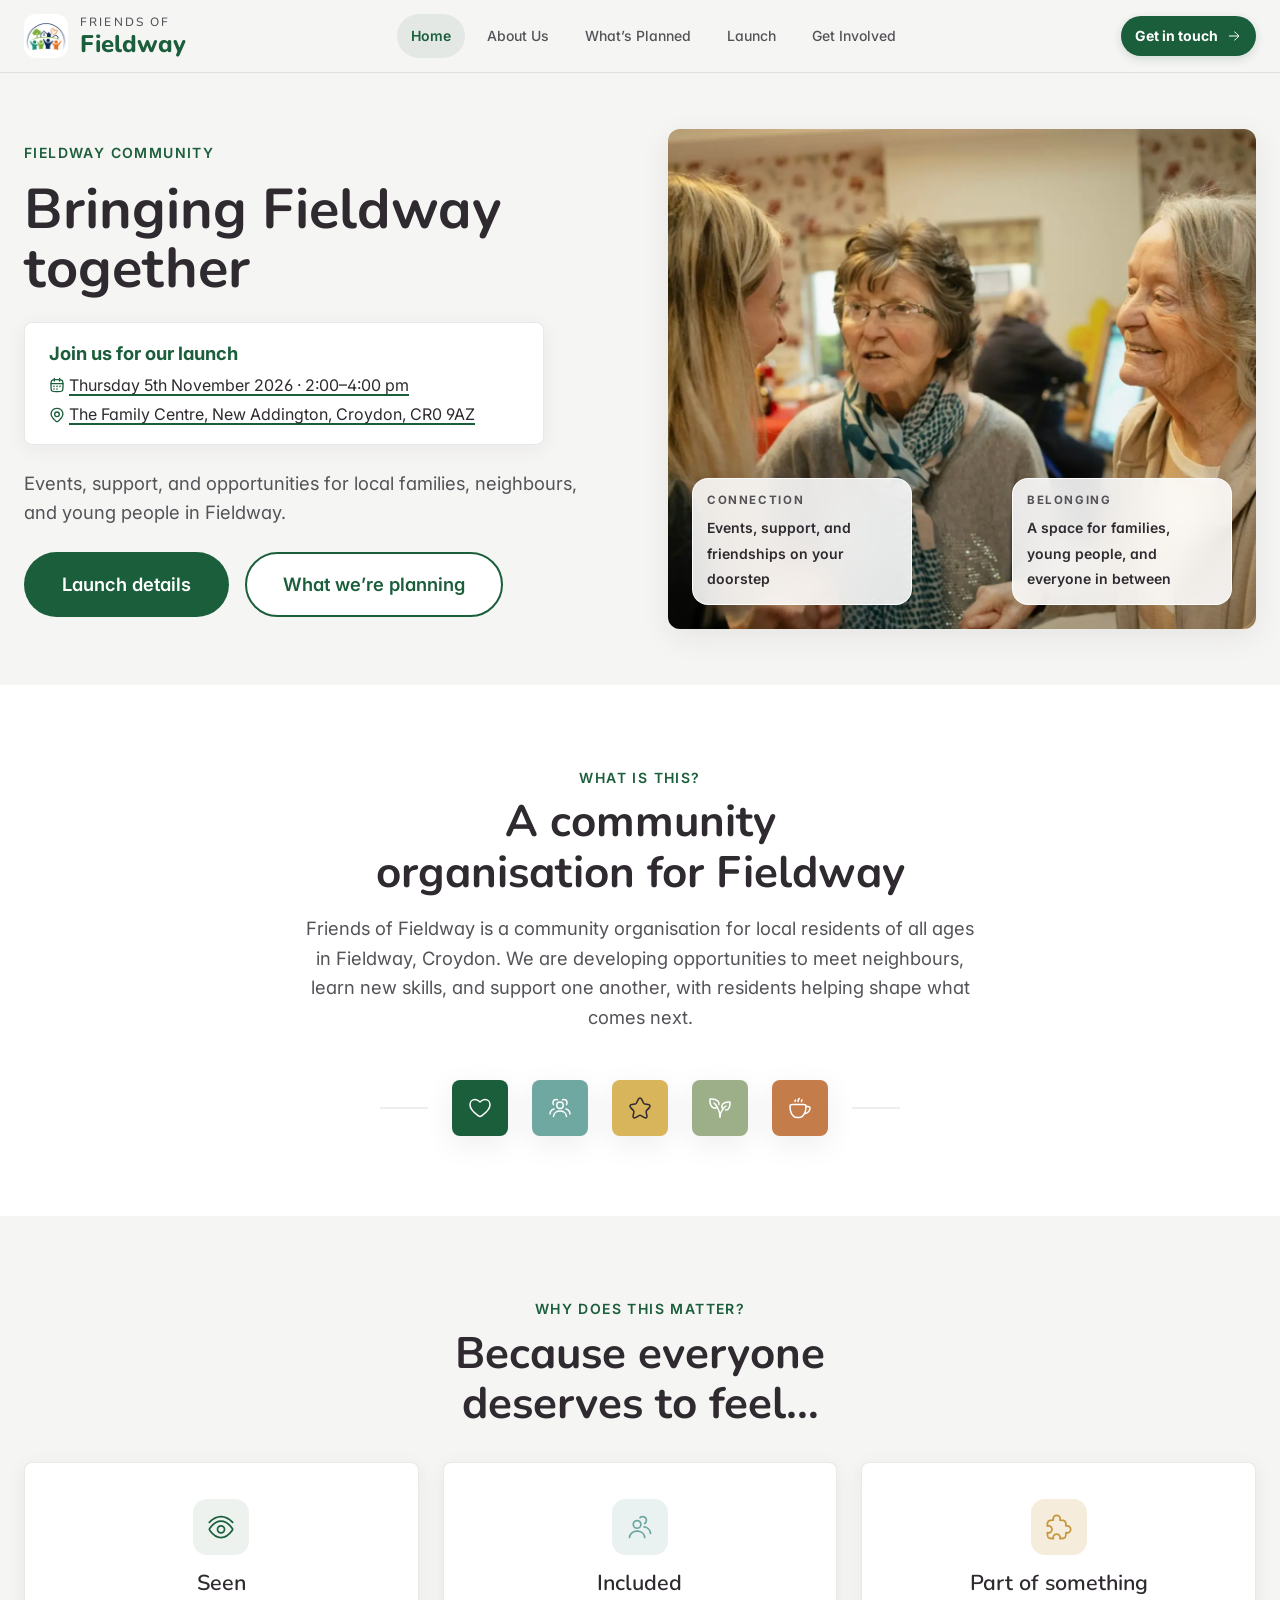
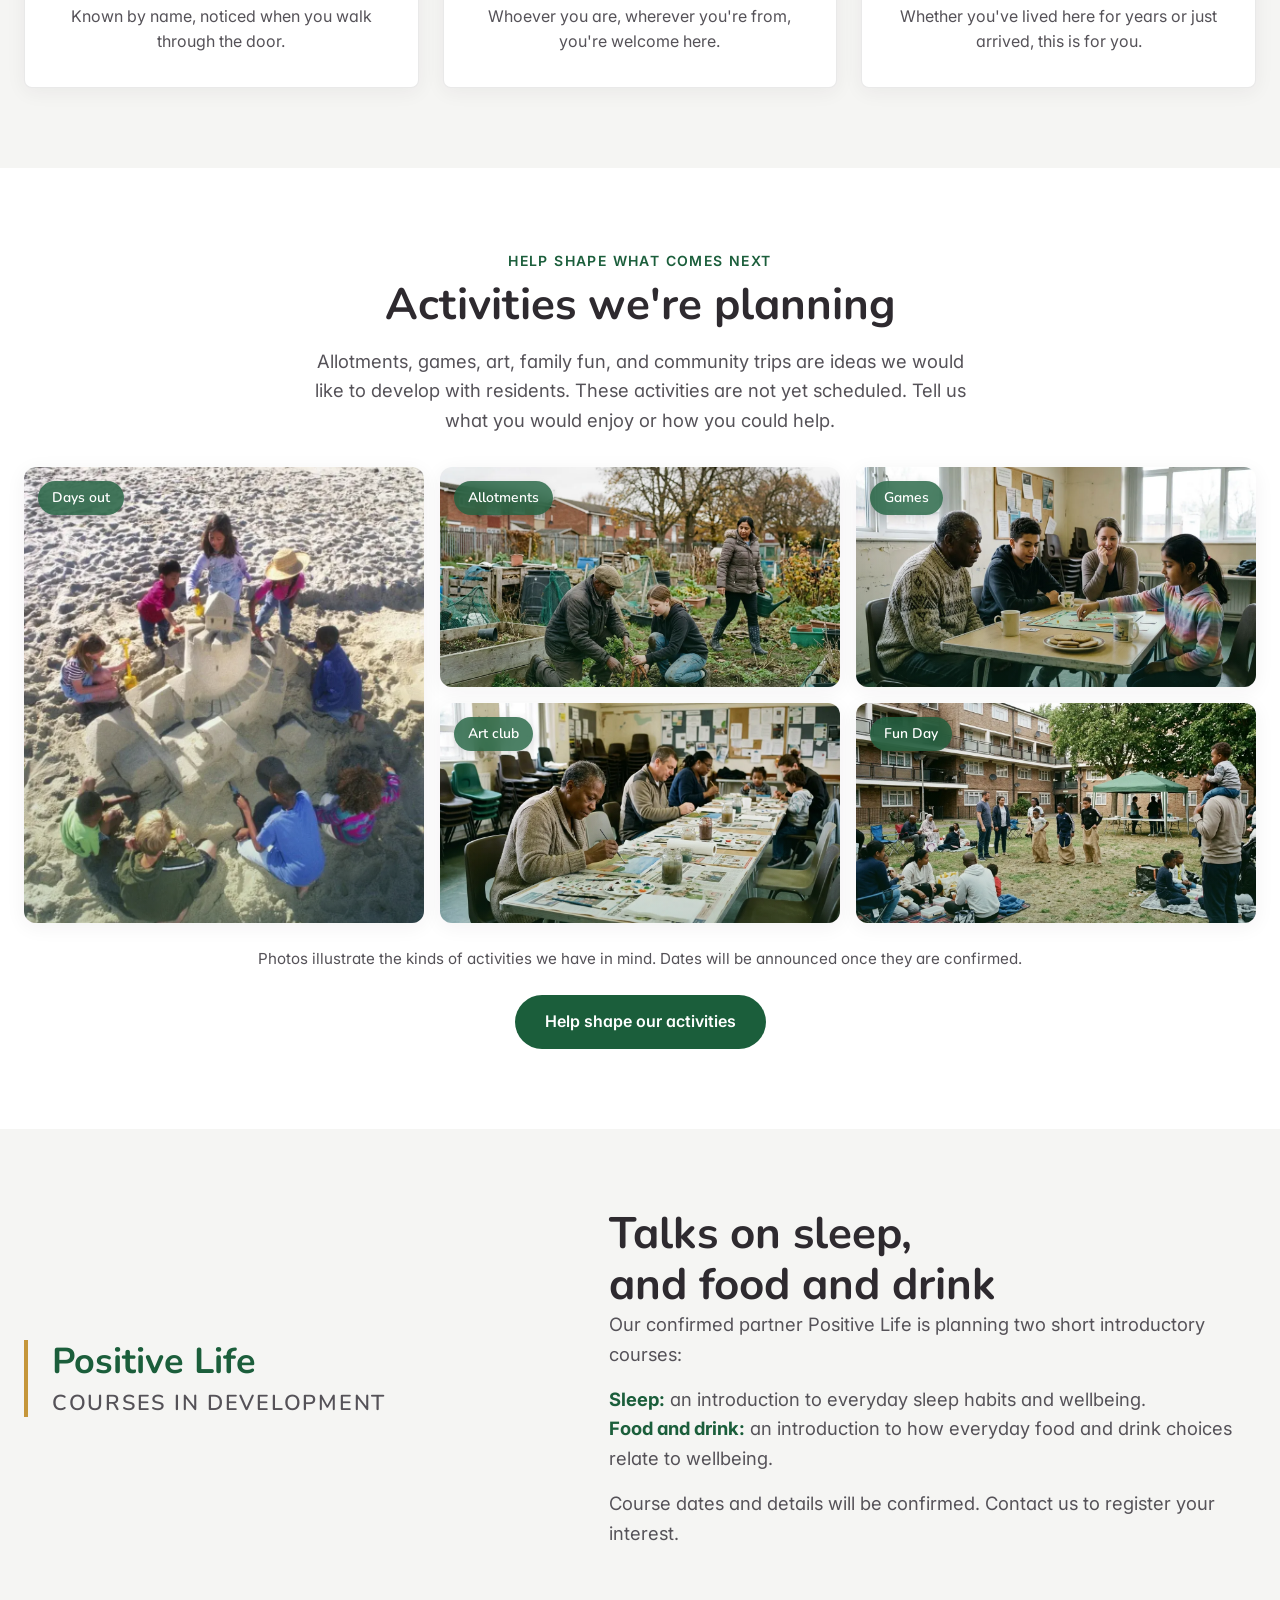
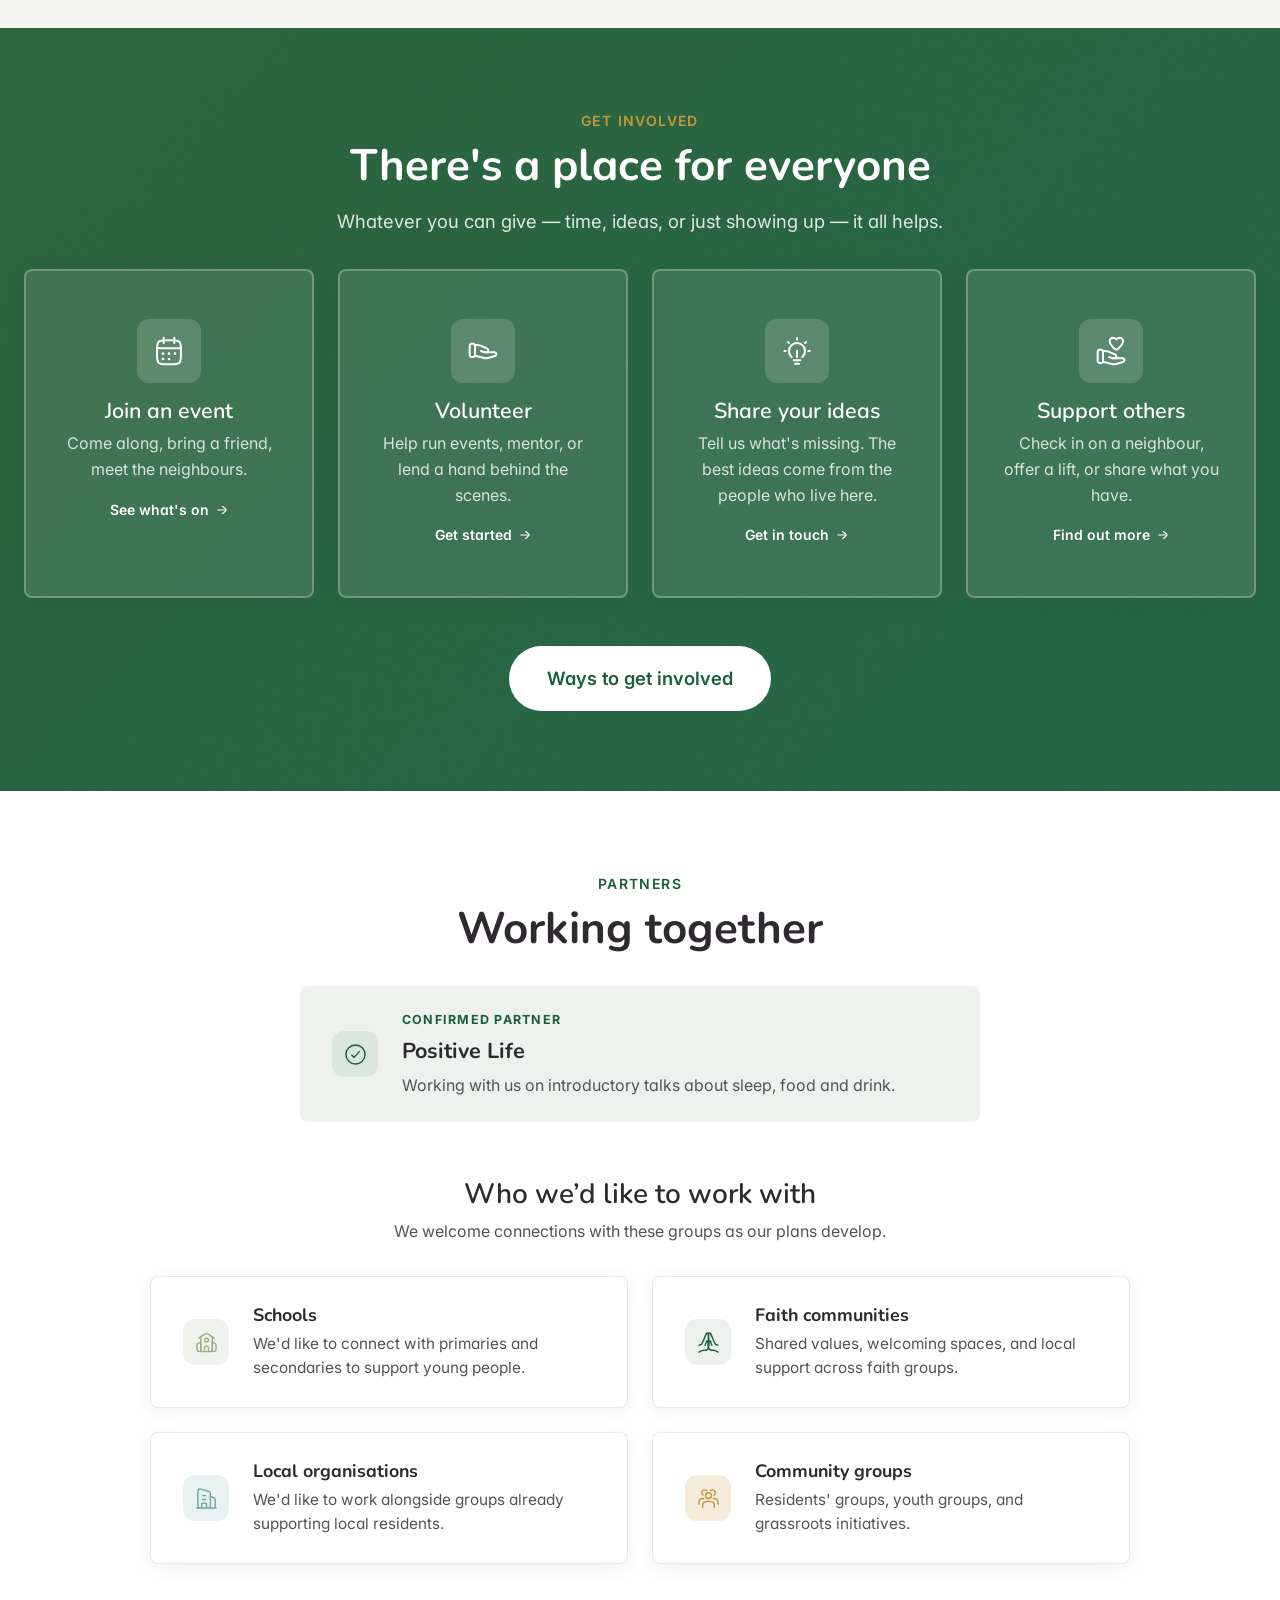
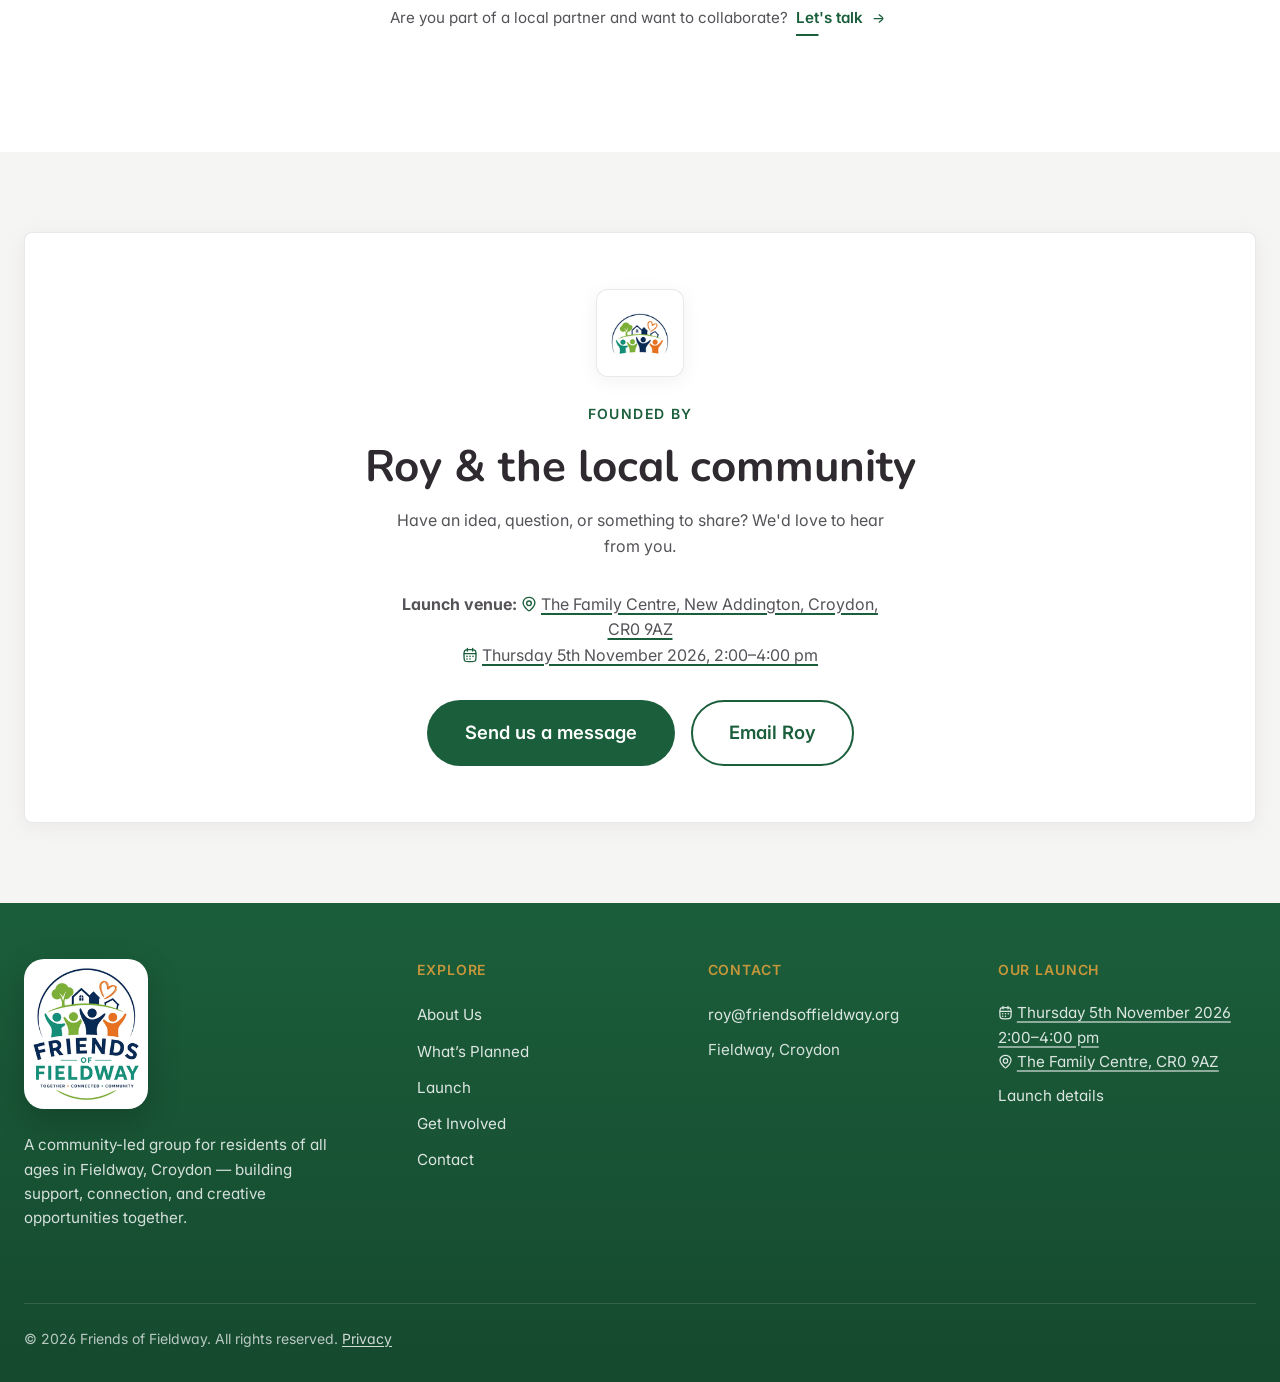
<file: index.html>
<!DOCTYPE html>
<html lang="en">
  <head>
    <meta charset="UTF-8" />
    <meta name="viewport" content="width=device-width, initial-scale=1.0" />
    <!-- Opt in before streamed HTML reaches external stylesheets. -->
    <style>
      @view-transition { navigation: auto; }
      @media (prefers-reduced-motion: reduce) {
        @view-transition { navigation: none; }
      }
    </style>
    <title>Friends of Fieldway | A Place for Community, Learning, and Wellbeing</title>
    <meta name="description" content="Friends of Fieldway is a community-led initiative building local support, social connection, wellbeing activities, creative opportunities, and learning spaces for Fieldway residents." />
    <meta name="keywords" content="community hub, educational support, homework club, youth activities, women's support group, men's community group, elderly social activities, community wellbeing programmes, creative arts community centre" />
    <meta property="og:title" content="Friends of Fieldway | A Place for Community, Learning, and Wellbeing" />
    <meta property="og:description" content="Friends of Fieldway is a community-led initiative building local support, social connection, wellbeing activities, creative opportunities, and learning spaces for Fieldway residents." />
    <meta property="og:type" content="website" />
    <meta property="og:site_name" content="Friends of Fieldway" />
    <meta property="og:image" content="https://friendsoffieldway.org/assets/hero-community.jpg" />
    <meta property="og:image:width" content="1600" />
    <meta property="og:image:height" content="1067" />
    <meta property="og:image:alt" content="Neighbours of all ages gathered at a Fieldway community event" />
    <meta property="og:url" content="https://friendsoffieldway.org/" />
    <meta name="twitter:card" content="summary_large_image" />
    <meta name="twitter:title" content="Friends of Fieldway | A Place for Community, Learning, and Wellbeing" />
    <meta name="twitter:description" content="Friends of Fieldway is a community-led initiative building local support, social connection, wellbeing activities, creative opportunities, and learning spaces for Fieldway residents." />
    <meta name="twitter:image" content="https://friendsoffieldway.org/assets/hero-community.jpg" />
    <link rel="canonical" href="https://friendsoffieldway.org/" />
    <script type="application/ld+json">
    {
      "@context": "https://schema.org",
      "@type": "Organization",
      "name": "Friends of Fieldway",
      "description": "A community-led initiative creating a safe, inclusive, and enriching community hub where local residents of all ages can access support, social connection, wellbeing activities, creative opportunities, and meaningful community engagement.",
      "url": "https://friendsoffieldway.org",
      "logo": "https://friendsoffieldway.org/assets/logo.png",
      "image": "https://friendsoffieldway.org/assets/hero-community.jpg",
      "email": "roy@friendsoffieldway.org",
      "address": {
        "@type": "PostalAddress",
        "addressLocality": "Fieldway",
        "addressRegion": "London",
        "addressCountry": "GB"
      },
      "areaServed": {
        "@type": "Place",
        "name": "Fieldway, Croydon"
      }
    }
    </script>
    <link rel="icon" type="image/png" sizes="96x96" href="./assets/favicon-20260508.png" />
    <link rel="shortcut icon" href="/favicon.ico" />
    <link rel="apple-touch-icon" href="./assets/favicon-20260508.png" />
    <link rel="preload" as="image" href="./assets/hero-community.webp" fetchpriority="high" />
    <link rel="preconnect" href="https://fonts.googleapis.com" />
    <link rel="preconnect" href="https://fonts.gstatic.com" crossorigin />
    <link href="https://fonts.googleapis.com/css2?family=Nunito:wght@400;500;600;700;800&amp;family=Inter:wght@400;500;600&amp;display=swap" rel="stylesheet" />
    <link rel="stylesheet" href="./styles.css?v=20261011-16" />
  </head>
  <body>
    <a href="#main" class="skip-link">Skip to main content</a>
    <div class="scroll-progress" aria-hidden="true"></div>

    <!-- ===== HEADER ===== -->
    <header class="site-header">
      <div class="container">
        <a class="brand" href="./">
          <img class="brand__logo" src="./assets/logo-mark.png" alt="" width="44" height="44" />
          <span class="brand__text">
            <span class="brand__pre">Friends of </span><strong class="brand__main">Fieldway</strong>
          </span>
        </a>
        <button type="button" class="nav-toggle" aria-label="Open menu" aria-expanded="false" aria-controls="main-nav">
          <span class="nav-toggle-bar" aria-hidden="true">&nbsp;</span>
          <span class="nav-toggle-bar" aria-hidden="true">&nbsp;</span>
          <span class="nav-toggle-bar" aria-hidden="true">&nbsp;</span>
        </button>
        <nav class="nav" id="main-nav" aria-label="Primary">
          <a href="./" class="nav__link nav__link--active" aria-current="page">Home</a>
          <a href="./about.html" class="nav__link">About Us</a>
          <a href="./programmes.html" class="nav__link">What&rsquo;s Planned</a>
          <a href="./events.html" class="nav__link">Launch</a>
          <a href="./get-involved.html" class="nav__link">Get Involved</a>
          <a href="./contact.html" class="nav__link nav__link--cta">Get in touch</a>
        </nav>
        <a class="header-contact-cta" href="./contact.html">
          <span>Get in touch</span>
          <svg viewBox="0 0 24 24" fill="none" aria-hidden="true" focusable="false"><path d="M18.5 12L4.99997 12" stroke="currentColor" stroke-linecap="round" stroke-linejoin="round" stroke-width="1.5" /><path d="M13 18C13 18 19 13.5811 19 12C19 10.4188 13 6 13 6" stroke="currentColor" stroke-linecap="round" stroke-linejoin="round" stroke-width="1.5" /></svg>
        </a>

      </div>
    </header>

    <!-- ===== MAIN ===== -->
    <main id="main">

      <!-- 1. HERO -->
      <section class="hero" aria-labelledby="home-title">
        <div class="container">
          <div class="hero__content">
            <p class="hero__eyebrow">Fieldway Community</p>
            <h1 class="hero__title" id="home-title">Bringing Fieldway together</h1>
            <div class="launch-announcement">
              <strong>Join us for our launch</strong>
              <p><a class="calendar-link" href="./assets/fieldway-launch-2026.ics" download><time datetime="2026-11-05T14:00">Thursday 5th November 2026</time> &middot; <span class="nowrap">2:00&ndash;4:00 pm</span><span class="sr-only"> (add to your calendar)</span></a></p>
              <p><a class="map-link" href="https://www.google.com/maps/dir/?api=1&amp;destination=The+Family+Centre%2C+Fieldway%2C+New+Addington%2C+Croydon%2C+CR0+9AZ%2C+UK" target="_blank" rel="noopener">The Family Centre, New Addington, Croydon, <span class="nowrap">CR0 9AZ</span><span class="sr-only"> (opens Google Maps)</span></a></p>
            </div>
            <p class="hero__subtitle">
              Events, support, and opportunities for local families, neighbours, and young people in Fieldway.
            </p>
            <div class="hero__actions">
              <a class="btn btn--primary btn--lg" href="./events.html">Launch details</a>
              <a class="btn btn--secondary btn--lg" href="./programmes.html">What we&rsquo;re planning</a>
            </div>
          </div>
          <div class="hero__media">
            <img src="./assets/hero-community.webp" alt="Neighbours of all ages gathered at a Fieldway community event" width="1600" height="1067" loading="eager" decoding="async" fetchpriority="high" />
            <article class="hero__floating hero__floating--top reveal reveal--left">
              <span class="hero__floating-label">Connection</span>
              <span class="hero__floating-text">Events, support, and friendships on your doorstep</span>
            </article>
            <article class="hero__floating hero__floating--bottom reveal reveal--right">
              <span class="hero__floating-label">Belonging</span>
              <span class="hero__floating-text">A space for families, young people, and everyone in between</span>
            </article>
          </div>
        </div>
      </section>

      <!-- 2. WHAT IS THIS? -->
      <section class="section section--white reveal" aria-label="What is this">
        <div class="container">
          <div class="section__header section__header--center">
            <p class="section__eyebrow">What is this?</p>
            <h2 class="section__title">A community organisation for Fieldway</h2>
            <p class="section__subtitle">
              Friends of Fieldway is a community organisation for local residents of all ages in Fieldway, Croydon. We are developing opportunities to meet neighbours, learn new skills, and support one another, with residents helping shape what comes next.
            </p>
          </div>
          <div class="decor-band" aria-hidden="true">
            <span class="decor-band__line">&nbsp;</span>
            <span class="decor-band__dot decor-band__dot--green">
              <svg viewBox="0 0 24 24" fill="none" aria-hidden="true" focusable="false"><path d="M10.4107 19.9677C7.58942 17.858 2 13.0348 2 8.69444C2 5.82563 4.10526 3.5 7 3.5C8.5 3.5 10 4 12 6C14 4 15.5 3.5 17 3.5C19.8947 3.5 22 5.82563 22 8.69444C22 13.0348 16.4106 17.858 13.5893 19.9677C12.6399 20.6776 11.3601 20.6776 10.4107 19.9677Z" stroke="currentColor" stroke-linecap="round" stroke-linejoin="round" stroke-width="1.5" /></svg>
            </span>
            <span class="decor-band__dot decor-band__dot--teal">
              <svg viewBox="0 0 24 24" fill="none" aria-hidden="true" focusable="false"><path d="M18.4995 20.5C18.2663 17.5685 15.8417 15.2477 12.808 15.0521L11.9995 15C11.7107 15.0076 11.4416 15.0178 11.1877 15.0298C8.18075 15.1723 5.7304 17.5974 5.49951 20.5" stroke="currentColor" stroke-linecap="round" stroke-linejoin="round" stroke-width="1.5" /><path d="M15.2495 9.25C15.2495 11.0449 13.7944 12.5 11.9995 12.5C10.2046 12.5 8.74952 11.0449 8.74952 9.25C8.74952 7.45507 10.2046 6 11.9995 6C13.7944 6 15.2495 7.45507 15.2495 9.25Z" stroke="currentColor" stroke-linecap="round" stroke-linejoin="round" stroke-width="1.5" /><path d="M5.50249 8.5C5.17908 7.99485 4.99158 7.39432 4.99158 6.75C4.99158 4.95507 6.44665 3.5 8.24157 3.5C8.68752 3.5 9.1125 3.58982 9.49939 3.75235" stroke="currentColor" stroke-linecap="round" stroke-linejoin="round" stroke-width="1.5" /><path d="M18.4963 8.5C18.8197 7.99485 19.0072 7.39432 19.0072 6.75C19.0072 4.95507 17.5521 3.5 15.7572 3.5C15.3113 3.5 14.8863 3.58982 14.4994 3.75235" stroke="currentColor" stroke-linecap="round" stroke-linejoin="round" stroke-width="1.5" /><path d="M22.0007 17.9996C21.8208 15.7374 19.9995 13.5 17.9995 13" stroke="currentColor" stroke-linecap="round" stroke-linejoin="round" stroke-width="1.5" /><path d="M1.99927 17.9996C2.17923 15.7374 4.00049 13.5 6.00049 13" stroke="currentColor" stroke-linecap="round" stroke-linejoin="round" stroke-width="1.5" /></svg>
            </span>
            <span class="decor-band__dot decor-band__dot--mustard">
              <svg viewBox="0 0 24 24" fill="none" aria-hidden="true" focusable="false"><path d="M13.7276 3.44418L15.4874 6.99288C15.7274 7.48687 16.3673 7.9607 16.9073 8.05143L20.0969 8.58575C22.1367 8.92853 22.6167 10.4206 21.1468 11.8925L18.6671 14.3927C18.2471 14.8161 18.0172 15.6327 18.1471 16.2175L18.8571 19.3125C19.417 21.7623 18.1271 22.71 15.9774 21.4296L12.9877 19.6452C12.4478 19.3226 11.5579 19.3226 11.0079 19.6452L8.01827 21.4296C5.8785 22.71 4.57865 21.7522 5.13859 19.3125L5.84851 16.2175C5.97849 15.6327 5.74852 14.8161 5.32856 14.3927L2.84884 11.8925C1.389 10.4206 1.85895 8.92853 3.89872 8.58575L7.08837 8.05143C7.61831 7.9607 8.25824 7.48687 8.49821 6.99288L10.258 3.44418C11.2179 1.51861 12.7777 1.51861 13.7276 3.44418Z" stroke="currentColor" stroke-linecap="round" stroke-linejoin="round" stroke-width="1.5" /></svg>
            </span>
            <span class="decor-band__dot decor-band__dot--sage">
              <svg viewBox="0 0 24 24" fill="none" aria-hidden="true" focusable="false"><path d="M18 10C18 10 12 14 12 21" stroke="currentColor" stroke-linecap="round" stroke-linejoin="round" stroke-width="1.5" /><path d="M9.34882 11.1825C7.73784 12.3891 5.44323 12.26 3.9785 10.7953C1.55484 8.37164 2.03957 3.03957 2.03957 3.03957C2.03957 3.03957 7.37164 2.55484 9.7953 4.9785C10.7548 5.93803 11.1412 7.25369 10.9543 8.5" stroke="currentColor" stroke-linecap="round" stroke-linejoin="round" stroke-width="1.5" /><path d="M14.9638 12.8175C13.644 11.3832 13.6797 9.14983 15.0708 7.75867C17.2252 5.6043 21.9648 6.03517 21.9648 6.03517C21.9648 6.03517 22.3957 10.7748 20.2413 12.9292C19.4877 13.6828 18.487 14.0386 17.5 13.9967" stroke="currentColor" stroke-linecap="round" stroke-linejoin="round" stroke-width="1.5" /><path d="M6 7C6 7 12 12 12 21" stroke="currentColor" stroke-linecap="round" stroke-linejoin="round" stroke-width="1.5" /></svg>
            </span>
            <span class="decor-band__dot decor-band__dot--peach">
              <svg viewBox="0 0 24 24" fill="none" aria-hidden="true" focusable="false"><path d="M18.2505 10.5H19.6403C21.4918 10.5 22.0421 10.7655 21.9975 12.0838C21.9237 14.2674 20.939 16.8047 17 17.5" stroke="currentColor" stroke-linecap="round" stroke-width="1.5" /><path d="M5.94627 20.6145C2.57185 18.02 2.07468 14.3401 2.00143 10.5001C1.96979 8.8413 2.45126 8.5 4.65919 8.5H15.3408C17.5487 8.5 18.0302 8.8413 17.9986 10.5001C17.9253 14.3401 17.4281 18.02 14.0537 20.6145C13.0934 21.3528 12.2831 21.5 10.9194 21.5H9.08064C7.71686 21.5 6.90658 21.3528 5.94627 20.6145Z" stroke="currentColor" stroke-linecap="round" stroke-width="1.5" /><path d="M11.3089 2.5C10.7622 2.83861 10.0012 4 10.0012 5.5M7.53971 4C7.53971 4 7 4.5 7 5.5M14.0012 4C13.7279 4.1693 13.5 5 13.5 5.5" stroke="currentColor" stroke-linecap="round" stroke-linejoin="round" stroke-width="1.5" /></svg>
            </span>
            <span class="decor-band__line">&nbsp;</span>
          </div>
        </div>
      </section>

      <!-- 3. WHY DOES THIS MATTER? -->
      <section class="section section--cream reveal" aria-label="Why this matters">
        <div class="container">
          <div class="section__header section__header--center">
            <p class="section__eyebrow">Why does this matter?</p>
            <h2 class="section__title">Because everyone deserves to feel&hellip;</h2>
          </div>
          <div class="values-grid values-grid--three">
            <div class="value-card reveal" style="--accent: var(--green); --accent-bg: var(--green-light)">
              <div class="value-card__icon">
                <svg viewBox="0 0 24 24" fill="none" aria-hidden="true" focusable="false"><path d="M2 8C2 8 6.47715 3 12 3C17.5228 3 22 8 22 8" stroke="currentColor" stroke-linecap="round" stroke-width="1.5" /><path d="M21.544 13.045C21.848 13.4713 22 13.6845 22 14C22 14.3155 21.848 14.5287 21.544 14.955C20.1779 16.8706 16.6892 21 12 21C7.31078 21 3.8221 16.8706 2.45604 14.955C2.15201 14.5287 2 14.3155 2 14C2 13.6845 2.15201 13.4713 2.45604 13.045C3.8221 11.1294 7.31078 7 12 7C16.6892 7 20.1779 11.1294 21.544 13.045Z" stroke="currentColor" stroke-width="1.5" /><path d="M15 14C15 12.3431 13.6569 11 12 11C10.3431 11 9 12.3431 9 14C9 15.6569 10.3431 17 12 17C13.6569 17 15 15.6569 15 14Z" stroke="currentColor" stroke-width="1.5" /></svg>
              </div>
              <h3>Seen</h3>
              <p>Known by name, noticed when you walk through the door.</p>
            </div>
            <div class="value-card reveal" style="--accent: var(--teal); --accent-bg: var(--teal-light)">
              <div class="value-card__icon">
                <svg viewBox="0 0 24 24" fill="none" aria-hidden="true" focusable="false"><path d="M16 21C15.7668 18.0685 13.3422 15.7477 10.3085 15.5521L9.49999 15.5C9.21121 15.5076 8.94209 15.5178 8.68816 15.5298C5.68124 15.6723 3.23089 18.0974 3 21" stroke="currentColor" stroke-linecap="round" stroke-linejoin="round" stroke-width="1.5" /><path d="M12.75 9.75C12.75 11.5449 11.2949 13 9.5 13C7.70508 13 6.25 11.5449 6.25 9.75C6.25 7.95507 7.70508 6.5 9.5 6.5C11.2949 6.5 12.75 7.95507 12.75 9.75Z" stroke="currentColor" stroke-linecap="round" stroke-linejoin="round" stroke-width="1.5" /><path d="M21 17.501C20.7709 14.6314 18.4541 12.2748 15.5 11.9961" stroke="currentColor" stroke-linecap="round" stroke-linejoin="round" stroke-width="1.5" /><path d="M15.9877 9C16.8965 8.42434 17.5001 7.40788 17.5001 6.25C17.5001 4.45507 16.0496 3 14.2602 3C13.3811 3 12.5838 3.35121 12.0001 3.92139" stroke="currentColor" stroke-linecap="round" stroke-linejoin="round" stroke-width="1.5" /></svg>
              </div>
              <h3>Included</h3>
              <p>Whoever you are, wherever you're from, you're welcome here.</p>
            </div>
            <div class="value-card reveal" style="--accent: var(--gold); --accent-bg: var(--gold-light)">
              <div class="value-card__icon">
                <svg viewBox="0 0 24 24" fill="none" aria-hidden="true" focusable="false"><path d="M12.828 6.00096C12.9388 5.68791 12.999 5.35099 12.999 5C12.999 3.34315 11.6559 2 9.99904 2C8.34219 2 6.99904 3.34315 6.99904 5C6.99904 5.35099 7.05932 5.68791 7.17008 6.00096C4.88532 6.0093 3.66601 6.09039 2.87772 6.87868C2.08951 7.66689 2.00836 8.88603 2 11.1704C2.31251 11.06 2.64876 11 2.99904 11C4.6559 11 5.99904 12.3431 5.99904 14C5.99904 15.6569 4.6559 17 2.99904 17C2.64876 17 2.31251 16.94 2 16.8296C2.00836 19.114 2.08951 20.3331 2.87772 21.1213C3.66593 21.9095 4.88508 21.9907 7.16941 21.999C7.05908 21.6865 6.99904 21.3503 6.99904 21C6.99904 19.3431 8.34219 18 9.99904 18C11.6559 18 12.999 19.3431 12.999 21C12.999 21.3503 12.939 21.6865 12.8287 21.999C15.113 21.9907 16.3322 21.9095 17.1204 21.1213C17.9086 20.333 17.9897 19.1137 17.9981 16.829C18.3111 16.9397 18.648 17 18.999 17C20.6559 17 21.999 15.6569 21.999 14C21.999 12.3431 20.6559 11 18.999 11C18.648 11 18.3111 11.0603 17.9981 11.171C17.9897 8.88627 17.9086 7.66697 17.1204 6.87868C16.3321 6.09039 15.1128 6.0093 12.828 6.00096Z" stroke="currentColor" stroke-linejoin="round" stroke-width="1.5" /></svg>
              </div>
              <h3>Part of something</h3>
              <p>Whether you've lived here for years or just arrived, this is for you.</p>
            </div>
          </div>
        </div>
      </section>

      <!-- 4. COMMUNITY IN ACTION -->
      <section class="section section--white reveal" aria-label="Activities we are planning">
        <div class="container">
          <div class="section__header section__header--center">
            <p class="section__eyebrow">Help shape what comes next</p>
            <h2 class="section__title">Activities we're planning</h2>
            <p class="section__subtitle">
              Allotments, games, art, family fun, and community trips are ideas we would like to develop with residents. These activities are not yet scheduled. Tell us what you would enjoy or how you could help.
            </p>
          </div>
          <div class="gallery-grid">
            <figure class="gallery-item gallery-item--tall reveal">
              <img src="./assets/day-out-trips.webp" alt="Children building sandcastles on a community day out at the beach" width="852" height="1280" loading="lazy" decoding="async" />
              <figcaption class="gallery-item__caption">Days out</figcaption>
            </figure>
            <figure class="gallery-item reveal">
              <img src="./assets/gallery-allotments.webp" alt="Neighbours of different ages pulling up carrots at a community allotment" width="1264" height="848" loading="lazy" decoding="async" />
              <figcaption class="gallery-item__caption">Allotments</figcaption>
            </figure>
            <figure class="gallery-item reveal">
              <img src="./assets/gallery-games.webp" alt="A grandad, a teenager, a mum and a young girl playing a board game together" width="1264" height="848" loading="lazy" decoding="async" />
              <figcaption class="gallery-item__caption">Games</figcaption>
            </figure>
            <figure class="gallery-item reveal">
              <img src="./assets/gallery-art-club.webp" alt="Adults and children painting together at a drop-in art club" width="1264" height="848" loading="lazy" decoding="async" />
              <figcaption class="gallery-item__caption">Art club</figcaption>
            </figure>
            <figure class="gallery-item reveal">
              <img src="./assets/gallery-fun-day.webp" alt="Families on picnic blankets and children in a sack race at a community fun day" width="1264" height="848" loading="lazy" decoding="async" />
              <figcaption class="gallery-item__caption">Fun Day</figcaption>
            </figure>
          </div>
          <p class="gallery-note">Photos illustrate the kinds of activities we have in mind. Dates will be announced once they are confirmed.</p>
          <div class="story-cta"><a class="btn btn--primary" href="./contact.html">Help shape our activities</a></div>
        </div>
      </section>

      <!-- 6. POSITIVE LIFE TALKS -->
      <section class="section section--cream reveal" aria-label="Positive Life courses">
        <div class="container">
          <div class="story-layout">
            <div class="story-pull reveal reveal--left">
              Positive Life
              <span>Courses in development</span>
            </div>
            <div class="story-body reveal reveal--right">
              <h2 class="section__title">Talks on sleep, and food and drink</h2>
              <p>Our confirmed partner Positive Life is planning two short introductory courses:</p>
              <p>
                <strong>Sleep:</strong> an introduction to everyday sleep habits and wellbeing.<br />
                <strong>Food and drink:</strong> an introduction to how everyday food and drink choices relate to wellbeing.
              </p>
              <p>Course dates and details will be confirmed. <a href="./contact.html">Contact us to register your interest.</a></p>
            </div>
          </div>
        </div>
      </section>

      <!-- 7. GET INVOLVED -->
      <section class="section section--green reveal" aria-label="Get involved">
        <div class="container">
          <div class="section__header section__header--center">
            <p class="section__eyebrow">Get involved</p>
            <h2 class="section__title">There's a place for everyone</h2>
            <p class="section__subtitle">
              Whatever you can give &mdash; time, ideas, or just showing up &mdash; it all helps.
            </p>
          </div>
          <div class="involvement-grid involvement-grid--four">
            <div class="card card--involvement reveal">
              <div class="card__icon" style="--accent: var(--gold); --accent-bg: rgba(255,255,255,0.15)">
                <svg viewBox="0 0 24 24" fill="none" aria-hidden="true" focusable="false"><path d="M16 2V6M8 2V6" stroke="currentColor" stroke-linecap="round" stroke-linejoin="round" stroke-width="1.5" /><path d="M13 4H11C7.22876 4 5.34315 4 4.17157 5.17157C3 6.34315 3 8.22876 3 12V14C3 17.7712 3 19.6569 4.17157 20.8284C5.34315 22 7.22876 22 11 22H13C16.7712 22 18.6569 22 19.8284 20.8284C21 19.6569 21 17.7712 21 14V12C21 8.22876 21 6.34315 19.8284 5.17157C18.6569 4 16.7712 4 13 4Z" stroke="currentColor" stroke-linecap="round" stroke-linejoin="round" stroke-width="1.5" /><path d="M3 10H21" stroke="currentColor" stroke-linecap="round" stroke-linejoin="round" stroke-width="1.5" /><path d="M12.1258 14H12.0008M12.1258 18H12.0008M7.625 14H7.5M7.625 18H7.5M16.625 14H16.5M12.2508 14C12.2508 14.1381 12.1389 14.25 12.0008 14.25C11.8628 14.25 11.7508 14.1381 11.7508 14C11.7508 13.8619 11.8628 13.75 12.0008 13.75C12.1389 13.75 12.2508 13.8619 12.2508 14ZM12.2508 18C12.2508 18.1381 12.1389 18.25 12.0008 18.25C11.8628 18.25 11.7508 18.1381 11.7508 18C11.7508 17.8619 11.8628 17.75 12.0008 17.75C12.1389 17.75 12.2508 17.8619 12.2508 18ZM7.75 14C7.75 14.1381 7.63807 14.25 7.5 14.25C7.36193 14.25 7.25 14.1381 7.25 14C7.25 13.8619 7.36193 13.75 7.5 13.75C7.63807 13.75 7.75 13.8619 7.75 14ZM7.75 18C7.75 18.1381 7.63807 18.25 7.5 18.25C7.36193 18.25 7.25 18.1381 7.25 18C7.25 17.8619 7.36193 17.75 7.5 17.75C7.63807 17.75 7.75 17.8619 7.75 18ZM16.75 14C16.75 14.1381 16.6381 14.25 16.5 14.25C16.3619 14.25 16.25 14.1381 16.25 14C16.25 13.8619 16.3619 13.75 16.5 13.75C16.6381 13.75 16.75 13.8619 16.75 14Z" stroke="currentColor" stroke-linecap="round" stroke-linejoin="round" stroke-width="1.5" /></svg>
              </div>
              <h3 class="card__title">Join an event</h3>
              <p class="card__text">Come along, bring a friend, meet the neighbours.</p>
              <a href="./events.html" class="card__link">See what's on</a>
            </div>
            <div class="card card--involvement reveal">
              <div class="card__icon" style="--accent: var(--gold); --accent-bg: rgba(255,255,255,0.15)">
                <svg viewBox="0 0 24 24" fill="none" aria-hidden="true" focusable="false"><path d="M2 14.5V8.5C2 8.03501 2 7.80252 2.05111 7.61177C2.18981 7.09413 2.59413 6.68981 3.11177 6.55111C3.30252 6.5 3.53501 6.5 4 6.5C4.46499 6.5 4.69748 6.5 4.88823 6.55111C5.40587 6.68981 5.81019 7.09413 5.94889 7.61177C6 7.80252 6 8.03501 6 8.5V14.5C6 14.965 6 15.1975 5.94889 15.3882C5.81019 15.9059 5.40587 16.3102 4.88823 16.4489C4.69748 16.5 4.46499 16.5 4 16.5C3.53501 16.5 3.30252 16.5 3.11177 16.4489C2.59413 16.3102 2.18981 15.9059 2.05111 15.3882C2 15.1975 2 14.965 2 14.5Z" stroke="currentColor" stroke-linecap="round" stroke-linejoin="round" stroke-width="1.5" /><path d="M6 7.5H7.76845C8.58101 7.5 9.38511 7.66505 10.132 7.98513L14.8574 10.0103C15.5506 10.3074 16 10.989 16 11.7431C16 12.4373 15.4373 13 14.7431 13H14.0986C13.3729 13 12.6538 12.8615 11.98 12.592L10.5 12" stroke="currentColor" stroke-linecap="round" stroke-linejoin="round" stroke-width="1.5" /><path d="M14 13H20.5749C21.362 13 22 13.638 22 14.4251C22 15.0613 21.5782 15.6205 20.9664 15.7953L15.7451 17.2871C15.2508 17.4283 14.7392 17.5 14.2251 17.5C13.7437 17.5 13.2645 17.4372 12.7994 17.3132L6 15.5" stroke="currentColor" stroke-linecap="round" stroke-linejoin="round" stroke-width="1.5" /></svg>
              </div>
              <h3 class="card__title">Volunteer</h3>
              <p class="card__text">Help run events, mentor, or lend a hand behind the scenes.</p>
              <a href="./get-involved.html" class="card__link">Get started</a>
            </div>
            <div class="card card--involvement reveal">
              <div class="card__icon" style="--accent: var(--gold); --accent-bg: rgba(255,255,255,0.15)">
                <svg viewBox="0 0 24 24" fill="none" aria-hidden="true" focusable="false"><path d="M8 16.4998C6.7725 15.4011 6 13.7768 6 11.9998C6 8.68605 8.68629 5.99976 12 5.99976C15.3137 5.99976 18 8.68605 18 11.9998C18 13.7768 17.2275 15.4011 16 16.4998" stroke="currentColor" stroke-linecap="round" stroke-width="1.5" /><path d="M12 11.9998V16.4998" stroke="currentColor" stroke-linecap="round" stroke-linejoin="round" stroke-width="1.5" /><path d="M9.5 18.9998H14.5" stroke="currentColor" stroke-linecap="round" stroke-linejoin="round" stroke-width="1.5" /><path d="M10.5 21.4998H13.5" stroke="currentColor" stroke-linecap="round" stroke-linejoin="round" stroke-width="1.5" /><path d="M3.5 11.9998H2.5M5.98438 5.97632L5.23438 5.23022M18.0195 5.97632L18.7695 5.23022M21.5 11.9998H20.5M12 2.49976V3.49976" stroke="currentColor" stroke-linecap="round" stroke-linejoin="round" stroke-width="1.5" /></svg>
              </div>
              <h3 class="card__title">Share your ideas</h3>
              <p class="card__text">Tell us what's missing. The best ideas come from the people who live here.</p>
              <a href="./contact.html" class="card__link">Get in touch</a>
            </div>
            <div class="card card--involvement reveal">
              <div class="card__icon" style="--accent: var(--gold); --accent-bg: rgba(255,255,255,0.15)">
                <svg viewBox="0 0 24 24" fill="none" aria-hidden="true" focusable="false"><path d="M15.2053 10.7181C13.7947 9.60121 11 7.0478 11 4.74998C11 3.23121 12.0526 2 13.5 2C14.25 2 15 2.2647 16 3.32352C17 2.2647 17.75 2 18.5 2C19.9474 2 21 3.23121 21 4.74998C21 7.0478 18.2053 9.60121 16.7947 10.7181C16.32 11.094 15.68 11.094 15.2053 10.7181Z" stroke="currentColor" stroke-linecap="round" stroke-linejoin="round" stroke-width="1.5" /><path d="M2 19V13C2 12.535 2 12.3025 2.05111 12.1118C2.18981 11.5941 2.59413 11.1898 3.11177 11.0511C3.30252 11 3.53501 11 4 11C4.46499 11 4.69748 11 4.88823 11.0511C5.40587 11.1898 5.81019 11.5941 5.94889 12.1118C6 12.3025 6 12.535 6 13V19C6 19.465 6 19.6975 5.94889 19.8882C5.81019 20.4059 5.40587 20.8102 4.88823 20.9489C4.69748 21 4.46499 21 4 21C3.53501 21 3.30252 21 3.11177 20.9489C2.59413 20.8102 2.18981 20.4059 2.05111 19.8882C2 19.6975 2 19.465 2 19Z" stroke="currentColor" stroke-linecap="round" stroke-linejoin="round" stroke-width="1.5" /><path d="M6 12H7.76845C8.58101 12 9.38511 12.165 10.132 12.4851L14.8574 14.5103C15.5506 14.8074 16 15.489 16 16.2431C16 16.9373 15.4373 17.5 14.7431 17.5H14.0986C13.3729 17.5 12.6538 17.3615 11.98 17.092L10.5 16.5" stroke="currentColor" stroke-linecap="round" stroke-linejoin="round" stroke-width="1.5" /><path d="M14 17.5H20.5749C21.362 17.5 22 18.138 22 18.9251C22 19.5613 21.5782 20.1205 20.9664 20.2953L15.7451 21.7871C15.2508 21.9283 14.7392 22 14.2251 22C13.7437 22 13.2645 21.9372 12.7994 21.8132L6 20" stroke="currentColor" stroke-linecap="round" stroke-linejoin="round" stroke-width="1.5" /></svg>
              </div>
              <h3 class="card__title">Support others</h3>
              <p class="card__text">Check in on a neighbour, offer a lift, or share what you have.</p>
              <a href="./get-involved.html" class="card__link">Find out more</a>
            </div>
          </div>
          <div class="section__footer-cta">
            <a class="btn btn--white btn--lg" href="./get-involved.html">Ways to get involved</a>
          </div>
        </div>
      </section>

      <!-- 8. PARTNERS -->
      <section class="section section--white reveal" aria-label="Partners">
        <div class="container">
          <div class="section__header section__header--center">
            <p class="section__eyebrow">Partners</p>
            <h2 class="section__title">Working together</h2>
          </div>
          <div class="partner-featured reveal">
            <span class="partner-card__icon" aria-hidden="true">
              <svg viewBox="0 0 24 24" fill="none" aria-hidden="true" focusable="false"><path d="M22 12C22 6.47715 17.5228 2 12 2C6.47715 2 2 6.47715 2 12C2 17.5228 6.47715 22 12 22C17.5228 22 22 17.5228 22 12Z" stroke="currentColor" stroke-width="1.5" /><path d="M8 12.5L10.5 15L16 9" stroke="currentColor" stroke-linecap="round" stroke-linejoin="round" stroke-width="1.5" /></svg>
            </span>
            <div>
              <span class="partner-featured__label">Confirmed partner</span>
              <span class="partner-featured__title">Positive Life</span>
              <p>Working with us on introductory talks about sleep, food and drink.</p>
            </div>
          </div>
          <div class="partners-subhead">
            <h3>Who we&rsquo;d like to work with</h3>
            <p>We welcome connections with these groups as our plans develop.</p>
          </div>
          <div class="partners-grid">
            <div class="partner-card reveal" style="--accent: var(--sage); --accent-bg: var(--sage-light)">
              <span class="partner-card__icon">
                <svg viewBox="0 0 24 24" fill="none" aria-hidden="true" focusable="false"><path d="M20 7.5L15.3992 4.24542C13.7542 3.08181 12.9318 2.5 12 2.5C11.0682 2.5 10.2458 3.08181 8.60083 4.24542L4 7.5" stroke="currentColor" stroke-linecap="round" stroke-linejoin="round" stroke-width="1.5" /><path d="M18 6.5V21.5H6V6.5" stroke="currentColor" stroke-linecap="round" stroke-linejoin="round" stroke-width="1.5" /><path d="M14 9.5C14 10.6046 13.1046 11.5 12 11.5C10.8954 11.5 10 10.6046 10 9.5C10 8.39543 10.8954 7.5 12 7.5C13.1046 7.5 14 8.39543 14 9.5Z" stroke="currentColor" stroke-linecap="round" stroke-linejoin="round" stroke-width="1.5" /><path d="M19.7889 12.3944L18 11.5V21.5C19.8856 21.5 20.8284 21.5 21.4142 20.9142C22 20.3284 22 19.3856 22 17.5V15.9721C22 14.7693 22 14.1679 21.7013 13.6846C21.4026 13.2013 20.8647 12.9323 19.7889 12.3944Z" stroke="currentColor" stroke-linecap="round" stroke-linejoin="round" stroke-width="1.5" /><path d="M4.21114 12.3944L6 11.5V21.5C4.11438 21.5 3.17157 21.5 2.58579 20.9142C2 20.3284 2 19.3856 2 17.5V15.9721C2 14.7693 2 14.1679 2.2987 13.6846C2.5974 13.2013 3.13531 12.9323 4.21114 12.3944Z" stroke="currentColor" stroke-linecap="round" stroke-linejoin="round" stroke-width="1.5" /><path d="M10 21.5V17.5C10 16.3954 10.8954 15.5 12 15.5C13.1046 15.5 14 16.3954 14 17.5V21.5" stroke="currentColor" stroke-linecap="round" stroke-linejoin="round" stroke-width="1.5" /></svg>
              </span>
              <div class="partner-card__body">
                <span class="partner-card__title">Schools</span>
                <span class="partner-card__text">We'd like to connect with primaries and secondaries to support young people.</span>
              </div>
            </div>
            <div class="partner-card reveal" style="--accent: var(--green); --accent-bg: var(--green-light)">
              <span class="partner-card__icon">
                <svg viewBox="0 0 24 24" fill="none" aria-hidden="true" focusable="false"><path d="M15.5 15L14 10.5C12.3432 10.4999 12 11.843 12 13.4999V15" stroke="currentColor" stroke-linecap="round" stroke-linejoin="round" stroke-width="1.5" /><path d="M8.5 15L10 10.5C11.6568 10.4999 12 11.843 12 13.4999V15" stroke="currentColor" stroke-linecap="round" stroke-linejoin="round" stroke-width="1.5" /><path d="M21.9779 21.9999C20.8283 21.3294 18.8918 19.8143 16.2887 20.008C15.6292 20.057 15.2991 20.0816 14.9976 20.0584C14.696 20.0352 14.6875 20.0333 14.6706 20.0293C13.139 19.6745 12 18.3357 12 16.7382V3.19665C12 2.53578 12.5357 2.00003 13.1966 2C13.6825 1.99997 14.1202 2.29381 14.3042 2.74356L17.0224 9.38799C18.088 11.993 18.6209 13.2954 19.5497 13.9653C19.6069 14.0065 19.7128 14.0777 19.7726 14.1149C20.7443 14.721 21.1628 14.721 22 14.721" stroke="currentColor" stroke-linecap="round" stroke-linejoin="round" stroke-width="1.5" /><path d="M2.02208 22C3.17173 21.3295 5.1082 19.8144 7.71127 20.008C8.37081 20.057 8.70094 20.0816 9.00245 20.0584C9.304 20.0353 9.31246 20.0333 9.32938 20.0294C10.861 19.6746 12 18.3357 12 16.7382V3.19664C12 2.53575 11.4642 2 10.8034 2C10.3175 2 9.8798 2.29382 9.69582 2.74355L6.97762 9.38804C5.91195 11.993 5.37912 13.2955 4.45028 13.9654C4.39315 14.0066 4.28717 14.0777 4.22741 14.115C3.25573 14.721 2.83715 14.721 2 14.721" stroke="currentColor" stroke-linecap="round" stroke-linejoin="round" stroke-width="1.5" /></svg>
              </span>
              <div class="partner-card__body">
                <span class="partner-card__title">Faith communities</span>
                <span class="partner-card__text">Shared values, welcoming spaces, and local support across faith groups.</span>
              </div>
            </div>
            <div class="partner-card reveal" style="--accent: var(--teal); --accent-bg: var(--teal-light)">
              <span class="partner-card__icon">
                <svg viewBox="0 0 24 24" fill="none" aria-hidden="true" focusable="false"><path d="M16 10L18.1494 10.6448C19.5226 11.0568 20.2092 11.2628 20.6046 11.7942C21 12.3256 21 13.0425 21 14.4761V22" stroke="currentColor" stroke-linejoin="round" stroke-width="1.5" /><path d="M8 9L11 9M8 13L11 13" stroke="currentColor" stroke-linecap="round" stroke-linejoin="round" stroke-width="1.5" /><path d="M12 22V19C12 18.0572 12 17.5858 11.7071 17.2929C11.4142 17 10.9428 17 10 17H9C8.05719 17 7.58579 17 7.29289 17.2929C7 17.5858 7 18.0572 7 19V22" stroke="currentColor" stroke-linejoin="round" stroke-width="1.5" /><path d="M2 22L22 22" stroke="currentColor" stroke-linecap="round" stroke-width="1.5" /><path d="M3 22V6.71724C3 4.20649 3 2.95111 3.79118 2.32824C4.58237 1.70537 5.74742 2.04355 8.07752 2.7199L13.0775 4.17122C14.4836 4.57937 15.1867 4.78344 15.5933 5.33965C16 5.89587 16 6.65344 16 8.16857V22" stroke="currentColor" stroke-linecap="round" stroke-linejoin="round" stroke-width="1.5" /></svg>
              </span>
              <div class="partner-card__body">
                <span class="partner-card__title">Local organisations</span>
                <span class="partner-card__text">We'd like to work alongside groups already supporting local residents.</span>
              </div>
            </div>
            <div class="partner-card reveal" style="--accent: var(--gold); --accent-bg: var(--gold-light)">
              <span class="partner-card__icon">
                <svg viewBox="0 0 24 24" fill="none" aria-hidden="true" focusable="false"><path d="M18.0003 21C18.0003 19.0567 18.0003 18.085 17.6949 17.3226C17.374 16.5211 16.8218 15.8695 16.1306 15.4764C15.4731 15.1025 14.5003 15 12.92 15.0044L11.0799 15C9.50027 15 8.5465 15.0916 7.89721 15.4525C7.18422 15.8489 6.62044 16.5129 6.29586 17.3386C6.00028 18.0906 6.00028 19.0604 6.00027 21" stroke="currentColor" stroke-linecap="round" stroke-linejoin="round" stroke-width="1.5" /><path d="M7.00027 12C5.33783 12.0611 4.50661 12.0916 3.86749 12.4525C3.16567 12.8489 2.61072 13.5129 2.29123 14.3386C2.00028 15.0906 2.00028 16.0604 2.00027 18" stroke="currentColor" stroke-linecap="round" stroke-linejoin="round" stroke-width="1.5" /><path d="M17.0003 12C18.6755 12.0655 19.513 12.0982 20.1602 12.4724C20.8404 12.8657 21.3839 13.5179 21.6998 14.3199C22.0003 15.0829 22.0003 16.0553 22.0003 18" stroke="currentColor" stroke-linecap="round" stroke-linejoin="round" stroke-width="1.5" /><path d="M15.0003 9C15.0003 10.6569 13.6571 12 12.0003 12C10.3434 12 9.00027 10.6569 9.00027 9C9.00027 7.34315 10.3434 6 12.0003 6C13.6571 6 15.0003 7.34315 15.0003 9Z" stroke="currentColor" stroke-linecap="round" stroke-linejoin="round" stroke-width="1.5" /><path d="M10.0003 3.76389C9.46952 3.28885 8.76863 3 8.00027 3C6.34342 3 5.00027 4.34315 5.00027 6C5.00027 7.04349 5.53303 7.96254 6.34138 8.5" stroke="currentColor" stroke-linecap="round" stroke-linejoin="round" stroke-width="1.5" /><path d="M14.002 3.76365C14.5328 3.28861 15.2337 2.99976 16.002 2.99976C17.6589 2.99976 19.002 4.3429 19.002 5.99976C19.002 7.04324 18.4693 7.9623 17.6609 8.49976" stroke="currentColor" stroke-linecap="round" stroke-linejoin="round" stroke-width="1.5" /></svg>
              </span>
              <div class="partner-card__body">
                <span class="partner-card__title">Community groups</span>
                <span class="partner-card__text">Residents' groups, youth groups, and grassroots initiatives.</span>
              </div>
            </div>
          </div>
          <p class="partners-note">Are you part of a local partner and want to collaborate? <a class="hero__inline-link" href="./contact.html">Let's talk</a></p>
        </div>
      </section>

      <!-- 9. FOUNDED BY & CONTACT -->
      <section class="section section--cream" aria-label="Founded by the community">
        <div class="container">
          <div class="founder-closer reveal">
            <div class="founder-avatar" aria-hidden="true">
              <img src="./assets/logo-mark.png" alt="" width="64" height="64" />
            </div>
            <p class="section__eyebrow">Founded by</p>
            <h2>Roy &amp; the local community</h2>
            <p>Have an idea, question, or something to share? We'd love to hear from you.</p>
            <p><strong>Launch venue:</strong> <a class="map-link" href="https://www.google.com/maps/dir/?api=1&amp;destination=The+Family+Centre%2C+Fieldway%2C+New+Addington%2C+Croydon%2C+CR0+9AZ%2C+UK" target="_blank" rel="noopener">The Family Centre, New Addington, Croydon, <span class="nowrap">CR0 9AZ</span><span class="sr-only"> (opens Google Maps)</span></a><br /><a class="calendar-link" href="./assets/fieldway-launch-2026.ics" download><time datetime="2026-11-05T14:00">Thursday 5th November 2026</time>, <span class="nowrap">2:00&ndash;4:00 pm</span><span class="sr-only"> (add to your calendar)</span></a></p>
            <div class="hero__actions">
              <a class="btn btn--primary btn--lg" href="./contact.html">Send us a message</a>
              <a class="btn btn--secondary btn--lg" href="mailto:roy@friendsoffieldway.org">Email Roy</a>
            </div>
          </div>
        </div>
      </section>

    </main>

    <!-- ===== FOOTER ===== -->
    <footer class="site-footer">
      <div class="container">
        <div class="footer__grid">
          <div class="footer__brand">
            <a class="footer__logo-link" href="./" aria-label="Friends of Fieldway home">
              <img class="footer__logo" src="./assets/logo.png" alt="Friends of Fieldway logo" width="194" height="240" loading="lazy" decoding="async" />
            </a>
            <p>A community-led group for residents of all ages in Fieldway, Croydon &mdash; building support, connection, and creative opportunities together.</p>
          </div>
          <div class="footer__col">
            <strong>Explore</strong>
            <a href="./about.html">About Us</a>
            <a href="./programmes.html">What&rsquo;s Planned</a>
            <a href="./events.html">Launch</a>
            <a href="./get-involved.html">Get Involved</a>
            <a href="./contact.html">Contact</a>
          </div>
          <div class="footer__col">
            <strong>Contact</strong>
            <a href="mailto:roy@friendsoffieldway.org">roy@friendsoffieldway.org</a>
            <p>Fieldway, Croydon</p>
          </div>
          <div class="footer__col">
            <strong>Our launch</strong>
            <p><a class="calendar-link" href="./assets/fieldway-launch-2026.ics" download><time datetime="2026-11-05T14:00">Thursday 5th November 2026</time><br /><span class="nowrap">2:00&ndash;4:00 pm</span><span class="sr-only"> (add to your calendar)</span></a><br /><a class="map-link" href="https://www.google.com/maps/dir/?api=1&amp;destination=The+Family+Centre%2C+Fieldway%2C+New+Addington%2C+Croydon%2C+CR0+9AZ%2C+UK" target="_blank" rel="noopener">The Family Centre, <span class="nowrap">CR0 9AZ</span><span class="sr-only"> (opens Google Maps)</span></a></p>
            <a href="./events.html">Launch details</a>
          </div>
        </div>
        <div class="footer__bottom">
          <p>&copy; 2026 Friends of Fieldway. All rights reserved. <a href="./privacy.html">Privacy</a></p>
        </div>
      </div>
    </footer>

    <button class="back-to-top" type="button" aria-label="Back to top" title="Back to top">
      <svg viewBox="0 0 24 24" fill="none" aria-hidden="true" focusable="false"><path d="M12 5.5V19" stroke="currentColor" stroke-linecap="round" stroke-linejoin="round" stroke-width="1.5" /><path d="M18 11C18 11 13.5811 5.00001 12 5C10.4188 4.99999 6 11 6 11" stroke="currentColor" stroke-linecap="round" stroke-linejoin="round" stroke-width="1.5" /></svg>
    </button>
    <script src="./script.js?v=20261011-7"></script>
  </body>
</html>
</file>
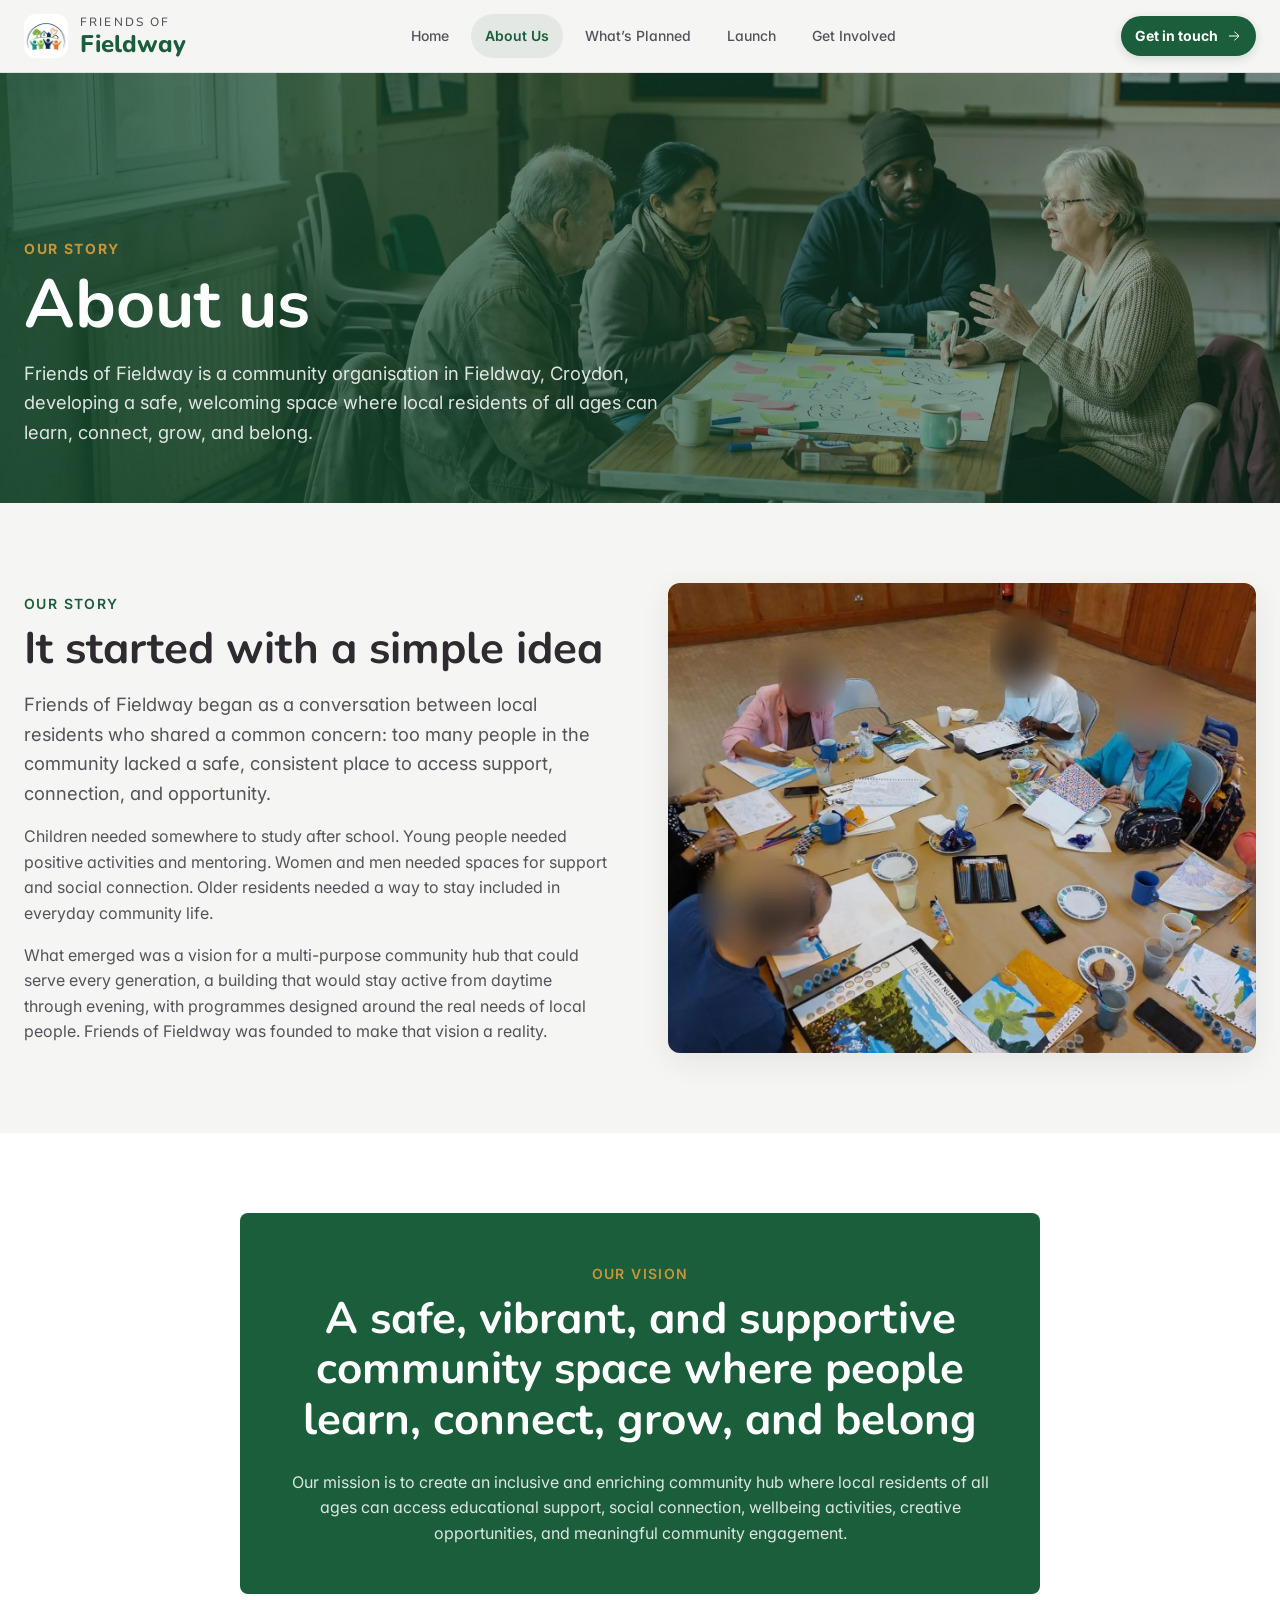
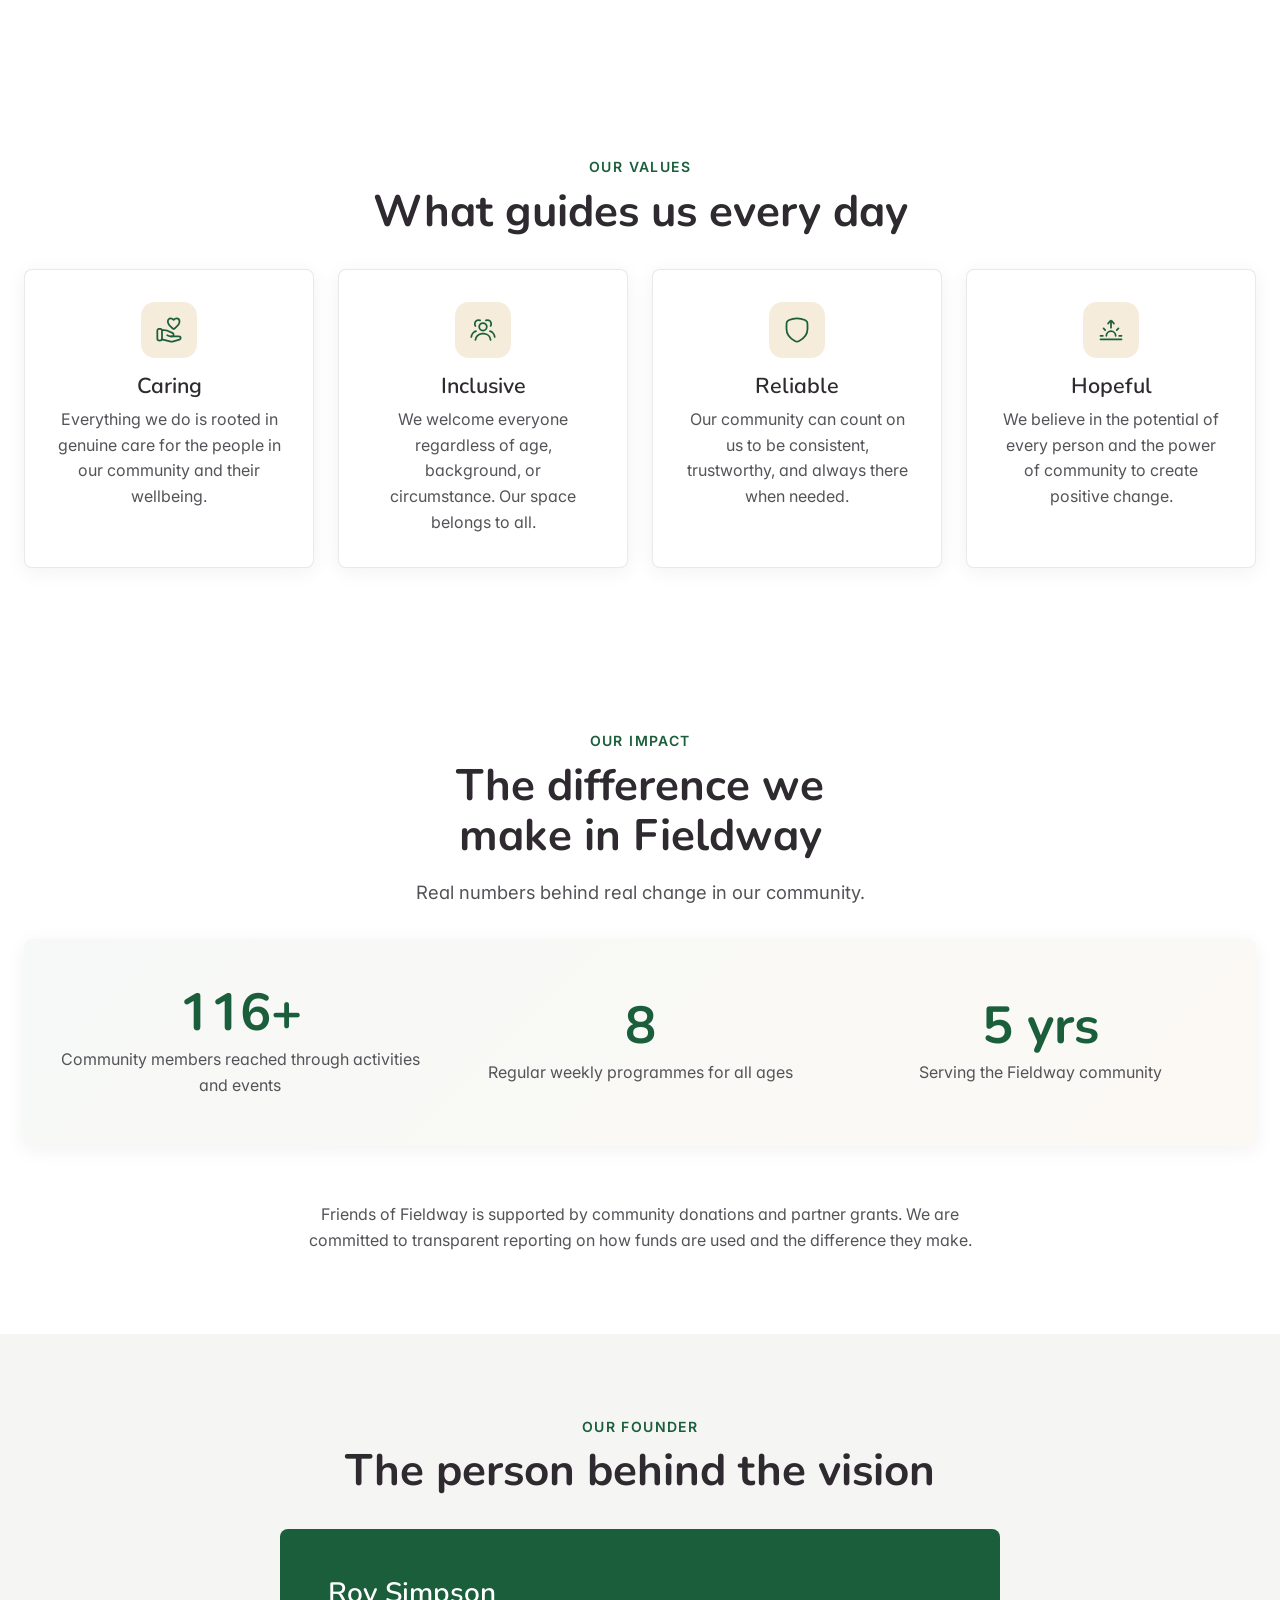
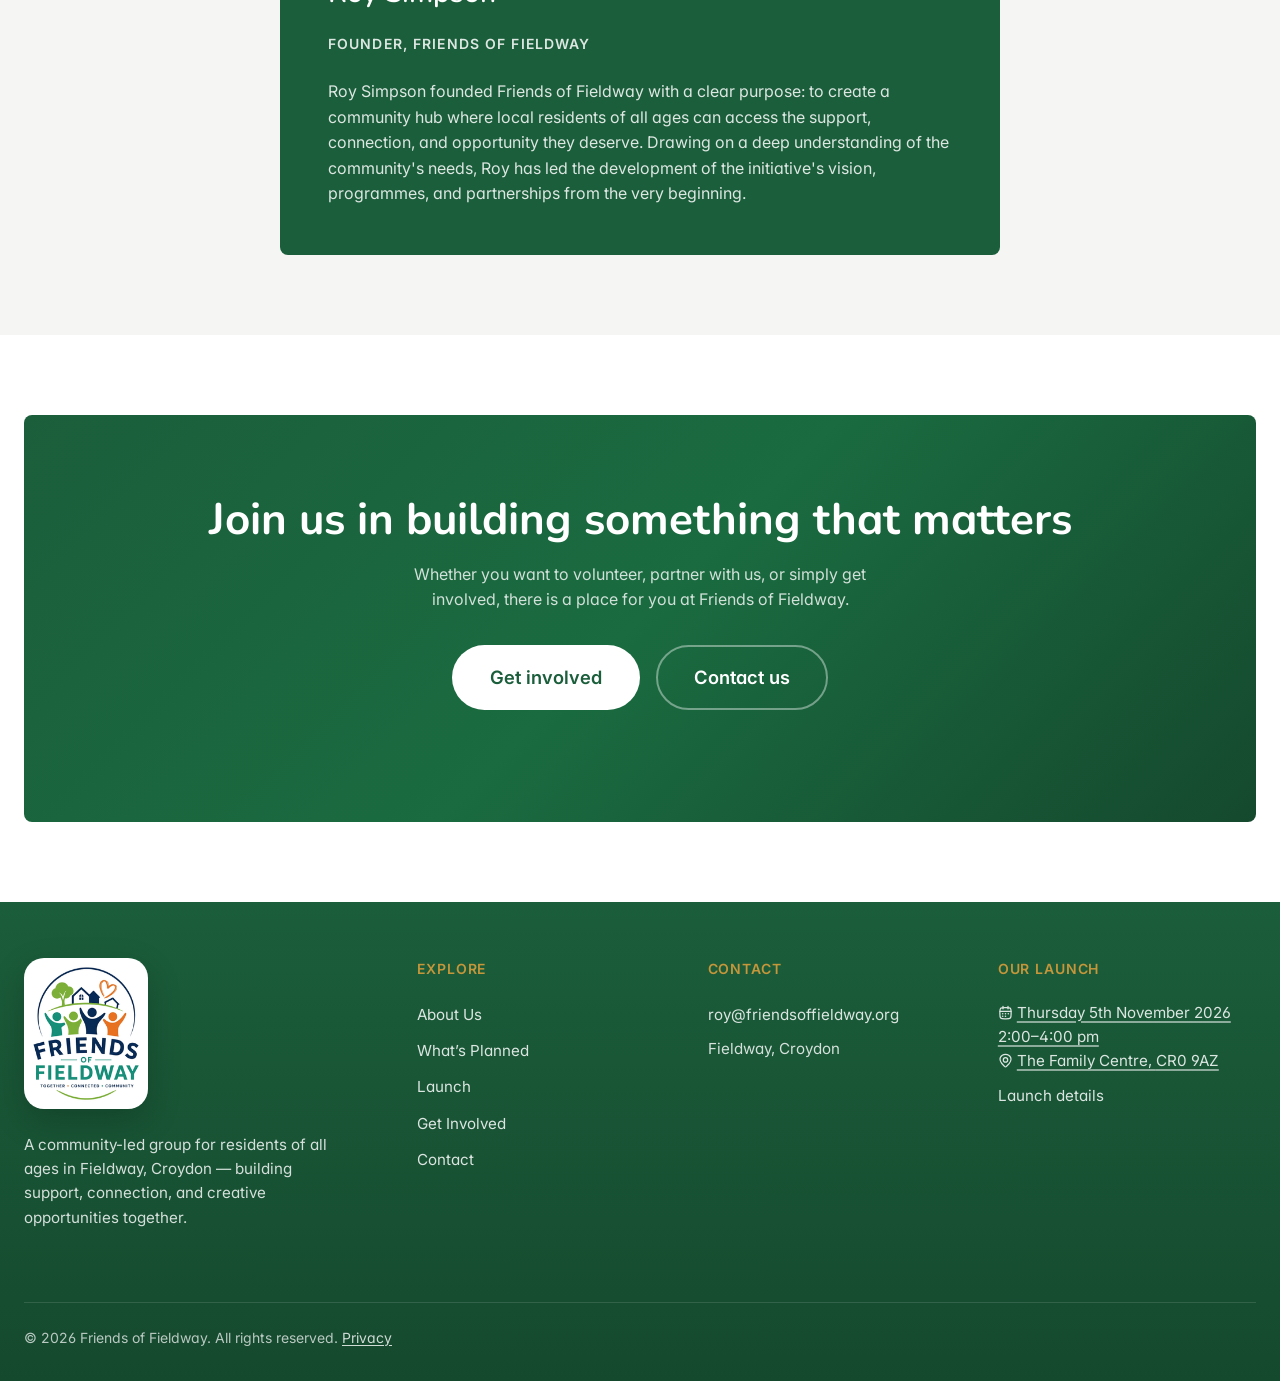
<file: about.html>
<!DOCTYPE html>
<html lang="en">
  <head>
    <meta charset="UTF-8" />
    <meta name="viewport" content="width=device-width, initial-scale=1.0" />
    <!-- Opt in before streamed HTML reaches external stylesheets. -->
    <style>
      @view-transition { navigation: auto; }
      @media (prefers-reduced-motion: reduce) {
        @view-transition { navigation: none; }
      }
    </style>
    <title>About Us | Friends of Fieldway</title>
    <meta name="description" content="Learn about Friends of Fieldway, our story, our vision, and our commitment to creating an inclusive community hub for education, wellbeing, and connection." />
    <meta property="og:title" content="About Us | Friends of Fieldway" />
    <meta property="og:description" content="Learn about Friends of Fieldway, our story, our vision, and our commitment to creating an inclusive community hub for education, wellbeing, and connection." />
    <meta property="og:type" content="website" />
    <meta property="og:site_name" content="Friends of Fieldway" />
    <meta property="og:image" content="https://friendsoffieldway.org/assets/hero-about.webp" />
    <meta property="og:image:width" content="1920" />
    <meta property="og:image:height" content="1072" />
    <meta property="og:image:alt" content="Local residents sharing ideas around a table at a community planning meeting" />
    <meta property="og:url" content="https://friendsoffieldway.org/about.html" />
    <meta name="twitter:card" content="summary_large_image" />
    <meta name="twitter:title" content="About Us | Friends of Fieldway" />
    <meta name="twitter:description" content="Learn about Friends of Fieldway, our story, our vision, and our commitment to creating an inclusive community hub for education, wellbeing, and connection." />
    <meta name="twitter:image" content="https://friendsoffieldway.org/assets/hero-about.webp" />
    <link rel="canonical" href="https://friendsoffieldway.org/about.html" />
    <link rel="icon" type="image/png" sizes="96x96" href="./assets/favicon-20260508.png" />
    <link rel="shortcut icon" href="/favicon.ico" />
    <link rel="apple-touch-icon" href="./assets/favicon-20260508.png" />
    <link rel="preload" as="image" href="./assets/hero-about.webp" fetchpriority="high" />
    <link rel="preconnect" href="https://fonts.googleapis.com" />
    <link rel="preconnect" href="https://fonts.gstatic.com" crossorigin />
    <link href="https://fonts.googleapis.com/css2?family=Nunito:wght@400;500;600;700;800&amp;family=Inter:wght@400;500;600&amp;display=swap" rel="stylesheet" />
    <link rel="stylesheet" href="./styles.css?v=20261011-16" />
  </head>
  <body>
    <a href="#main" class="skip-link">Skip to main content</a>
    <div class="scroll-progress" aria-hidden="true"></div>

    <!-- HEADER -->
    <header class="site-header">
      <div class="container">
        <a class="brand" href="./">
          <img class="brand__logo" src="./assets/logo-mark.png" alt="" width="44" height="44" />
          <span class="brand__text">
            <span class="brand__pre">Friends of </span><strong class="brand__main">Fieldway</strong>
          </span>
        </a>
        <button type="button" class="nav-toggle" aria-label="Open menu" aria-expanded="false" aria-controls="main-nav">
          <span class="nav-toggle-bar" aria-hidden="true">&nbsp;</span>
          <span class="nav-toggle-bar" aria-hidden="true">&nbsp;</span>
          <span class="nav-toggle-bar" aria-hidden="true">&nbsp;</span>
        </button>
        <nav class="nav" id="main-nav" aria-label="Primary">
          <a href="./" class="nav__link">Home</a>
          <a href="./about.html" class="nav__link nav__link--active" aria-current="page">About Us</a>
          <a href="./programmes.html" class="nav__link">What&rsquo;s Planned</a>
          <a href="./events.html" class="nav__link">Launch</a>
          <a href="./get-involved.html" class="nav__link">Get Involved</a>
          <a href="./contact.html" class="nav__link nav__link--cta">Get in touch</a>
        </nav>
        <a class="header-contact-cta" href="./contact.html">
          <span>Get in touch</span>
          <svg viewBox="0 0 24 24" fill="none" aria-hidden="true" focusable="false"><path d="M18.5 12L4.99997 12" stroke="currentColor" stroke-linecap="round" stroke-linejoin="round" stroke-width="1.5" /><path d="M13 18C13 18 19 13.5811 19 12C19 10.4188 13 6 13 6" stroke="currentColor" stroke-linecap="round" stroke-linejoin="round" stroke-width="1.5" /></svg>
        </a>

      </div>
    </header>

    <main id="main">

      <!-- PAGE HERO -->
      <section class="page-hero page-hero--image page-hero--about" aria-labelledby="about-title">
        <div class="page-hero__media" aria-hidden="true">
          <img src="./assets/hero-about.webp" alt="" width="1920" height="1072" loading="eager" decoding="async" fetchpriority="high" />
        </div>
        <div class="container">
          <p class="page-hero__eyebrow">Our story</p>
          <h1 class="page-hero__title" id="about-title">About us</h1>
          <p class="page-hero__subtitle">
            Friends of Fieldway is a community organisation in Fieldway, Croydon, developing a safe, welcoming space where local residents of all ages can learn, connect, grow, and belong.
          </p>
        </div>
      </section>

      <!-- OUR STORY -->
      <section class="section section--cream reveal" aria-label="Our story">
        <div class="container">
          <div class="about-story">
            <div class="about-story__content">
              <p class="section__eyebrow">Our story</p>
              <h2 class="section__title">It started with a simple idea</h2>
              <p class="section__subtitle section__subtitle--wide">
                Friends of Fieldway began as a conversation between local residents who shared a common concern: too many people in the community lacked a safe, consistent place to access support, connection, and opportunity.
              </p>
              <p>
                Children needed somewhere to study after school. Young people needed positive activities and mentoring. Women and men needed spaces for support and social connection. Older residents needed a way to stay included in everyday community life.
              </p>
              <p>
                What emerged was a vision for a multi-purpose community hub that could serve every generation, a building that would stay active from daytime through evening, with programmes designed around the real needs of local people. Friends of Fieldway was founded to make that vision a reality.
              </p>
            </div>
            <div class="about-story__media">
              <img src="./assets/community-art-session-blurred.webp" alt="Local residents around a table at a community art session, faces blurred for privacy" width="1600" height="1067" loading="lazy" decoding="async" />
            </div>
          </div>
        </div>
      </section>

      <!-- VISION & MISSION -->
      <section class="section section--white reveal" aria-label="Vision and mission">
        <div class="container">
          <div class="vision-card">
            <p class="section__eyebrow">Our vision</p>
            <h2>A safe, vibrant, and supportive community space where people learn, connect, grow, and belong</h2>
            <p>
              Our mission is to create an inclusive and enriching community hub where local residents of all ages can access educational support, social connection, wellbeing activities, creative opportunities, and meaningful community engagement.
            </p>
          </div>
        </div>
      </section>

      <!-- VALUES -->
      <section class="section section--white reveal" aria-label="Our values">
        <div class="container">
          <div class="section__header section__header--center">
            <p class="section__eyebrow">Our values</p>
            <h2 class="section__title">What guides us every day</h2>
          </div>
          <div class="values-grid">
            <div class="value-card reveal">
              <div class="value-card__icon">
                <svg viewBox="0 0 24 24" fill="none" aria-hidden="true" focusable="false"><path d="M15.2053 10.7181C13.7947 9.60121 11 7.0478 11 4.74998C11 3.23121 12.0526 2 13.5 2C14.25 2 15 2.2647 16 3.32352C17 2.2647 17.75 2 18.5 2C19.9474 2 21 3.23121 21 4.74998C21 7.0478 18.2053 9.60121 16.7947 10.7181C16.32 11.094 15.68 11.094 15.2053 10.7181Z" stroke="currentColor" stroke-linecap="round" stroke-linejoin="round" stroke-width="1.5" /><path d="M2 19V13C2 12.535 2 12.3025 2.05111 12.1118C2.18981 11.5941 2.59413 11.1898 3.11177 11.0511C3.30252 11 3.53501 11 4 11C4.46499 11 4.69748 11 4.88823 11.0511C5.40587 11.1898 5.81019 11.5941 5.94889 12.1118C6 12.3025 6 12.535 6 13V19C6 19.465 6 19.6975 5.94889 19.8882C5.81019 20.4059 5.40587 20.8102 4.88823 20.9489C4.69748 21 4.46499 21 4 21C3.53501 21 3.30252 21 3.11177 20.9489C2.59413 20.8102 2.18981 20.4059 2.05111 19.8882C2 19.6975 2 19.465 2 19Z" stroke="currentColor" stroke-linecap="round" stroke-linejoin="round" stroke-width="1.5" /><path d="M6 12H7.76845C8.58101 12 9.38511 12.165 10.132 12.4851L14.8574 14.5103C15.5506 14.8074 16 15.489 16 16.2431C16 16.9373 15.4373 17.5 14.7431 17.5H14.0986C13.3729 17.5 12.6538 17.3615 11.98 17.092L10.5 16.5" stroke="currentColor" stroke-linecap="round" stroke-linejoin="round" stroke-width="1.5" /><path d="M14 17.5H20.5749C21.362 17.5 22 18.138 22 18.9251C22 19.5613 21.5782 20.1205 20.9664 20.2953L15.7451 21.7871C15.2508 21.9283 14.7392 22 14.2251 22C13.7437 22 13.2645 21.9372 12.7994 21.8132L6 20" stroke="currentColor" stroke-linecap="round" stroke-linejoin="round" stroke-width="1.5" /></svg>
              </div>
              <h3>Caring</h3>
              <p>Everything we do is rooted in genuine care for the people in our community and their wellbeing.</p>
            </div>
            <div class="value-card reveal">
              <div class="value-card__icon">
                <svg viewBox="0 0 24 24" fill="none" aria-hidden="true" focusable="false"><path d="M18.4995 20.5C18.2663 17.5685 15.8417 15.2477 12.808 15.0521L11.9995 15C11.7107 15.0076 11.4416 15.0178 11.1877 15.0298C8.18075 15.1723 5.7304 17.5974 5.49951 20.5" stroke="currentColor" stroke-linecap="round" stroke-linejoin="round" stroke-width="1.5" /><path d="M15.2495 9.25C15.2495 11.0449 13.7944 12.5 11.9995 12.5C10.2046 12.5 8.74952 11.0449 8.74952 9.25C8.74952 7.45507 10.2046 6 11.9995 6C13.7944 6 15.2495 7.45507 15.2495 9.25Z" stroke="currentColor" stroke-linecap="round" stroke-linejoin="round" stroke-width="1.5" /><path d="M5.50249 8.5C5.17908 7.99485 4.99158 7.39432 4.99158 6.75C4.99158 4.95507 6.44665 3.5 8.24157 3.5C8.68752 3.5 9.1125 3.58982 9.49939 3.75235" stroke="currentColor" stroke-linecap="round" stroke-linejoin="round" stroke-width="1.5" /><path d="M18.4963 8.5C18.8197 7.99485 19.0072 7.39432 19.0072 6.75C19.0072 4.95507 17.5521 3.5 15.7572 3.5C15.3113 3.5 14.8863 3.58982 14.4994 3.75235" stroke="currentColor" stroke-linecap="round" stroke-linejoin="round" stroke-width="1.5" /><path d="M22.0007 17.9996C21.8208 15.7374 19.9995 13.5 17.9995 13" stroke="currentColor" stroke-linecap="round" stroke-linejoin="round" stroke-width="1.5" /><path d="M1.99927 17.9996C2.17923 15.7374 4.00049 13.5 6.00049 13" stroke="currentColor" stroke-linecap="round" stroke-linejoin="round" stroke-width="1.5" /></svg>
              </div>
              <h3>Inclusive</h3>
              <p>We welcome everyone regardless of age, background, or circumstance. Our space belongs to all.</p>
            </div>
            <div class="value-card reveal">
              <div class="value-card__icon">
                <svg viewBox="0 0 24 24" fill="none" aria-hidden="true" focusable="false"><path d="M18.7088 3.49534C16.8165 2.55382 14.5009 2 12 2C9.4991 2 7.1835 2.55382 5.29116 3.49534C4.36318 3.95706 3.89919 4.18792 3.4496 4.91378C3 5.63965 3 6.34248 3 7.74814V11.2371C3 16.9205 7.54236 20.0804 10.173 21.4338C10.9067 21.8113 11.2735 22 12 22C12.7265 22 13.0933 21.8113 13.8269 21.4338C16.4576 20.0804 21 16.9205 21 11.2371L21 7.74814C21 6.34249 21 5.63966 20.5504 4.91378C20.1008 4.18791 19.6368 3.95706 18.7088 3.49534Z" stroke="currentColor" stroke-linecap="round" stroke-linejoin="round" stroke-width="1.5" /></svg>
              </div>
              <h3>Reliable</h3>
              <p>Our community can count on us to be consistent, trustworthy, and always there when needed.</p>
            </div>
            <div class="value-card reveal">
              <div class="value-card__icon">
                <svg viewBox="0 0 24 24" fill="none" aria-hidden="true" focusable="false"><path d="M9.5 6.5C9.99153 5.9943 11.2998 4 12 4M14.5 6.5C14.0085 5.9943 12.7002 4 12 4M12 4V10" stroke="currentColor" stroke-linecap="round" stroke-linejoin="round" stroke-width="1.5" /><path d="M18.3633 10.6357L16.9491 12.05" stroke="currentColor" stroke-linecap="round" stroke-width="1.5" /><path d="M3 17H5" stroke="currentColor" stroke-linecap="round" stroke-width="1.5" /><path d="M5.63657 10.6356L7.05078 12.0498" stroke="currentColor" stroke-linecap="round" stroke-width="1.5" /><path d="M21 17H19" stroke="currentColor" stroke-linecap="round" stroke-width="1.5" /><path d="M21 20H3" stroke="currentColor" stroke-linecap="round" stroke-width="1.5" /><path d="M16 17C16 14.7909 14.2091 13 12 13C9.79086 13 8 14.7909 8 17" stroke="currentColor" stroke-linecap="round" stroke-width="1.5" /></svg>
              </div>
              <h3>Hopeful</h3>
              <p>We believe in the potential of every person and the power of community to create positive change.</p>
            </div>
          </div>
        </div>
      </section>

      <!-- IMPACT -->
      <section class="section section--white reveal" aria-label="Our impact">
        <div class="container">
          <div class="section__header section__header--center">
            <p class="section__eyebrow">Our impact</p>
            <h2 class="section__title">The difference we make in Fieldway</h2>
            <p class="section__subtitle">
              Real numbers behind real change in our community.
            </p>
          </div>
          <div class="stats-strip">
            <div class="stat">
              <span class="stat__number" data-target="120" data-suffix="+">120+</span>
              <span class="stat__label">Community members reached through activities and events</span>
            </div>
            <div class="stat">
              <span class="stat__number" data-target="8">8</span>
              <span class="stat__label">Regular weekly programmes for all ages</span>
            </div>
            <div class="stat">
              <span class="stat__number" data-target="5" data-suffix=" yrs">5 yrs</span>
              <span class="stat__label">Serving the Fieldway community</span>
            </div>
          </div>
          <p class="impact__accountability">
            Friends of Fieldway is supported by community donations and partner grants. We are committed to transparent reporting on how funds are used and the difference they make.
          </p>
        </div>
      </section>

      <!-- FOUNDER -->
      <section class="section section--cream reveal" aria-label="Our founder">
        <div class="container">
          <div class="section__header section__header--center">
            <p class="section__eyebrow">Our founder</p>
            <h2 class="section__title">The person behind the vision</h2>
          </div>
          <div class="vision-card founder-card">
            <h3 class="founder-card__name">Roy Simpson</h3>
            <p class="founder-card__role">Founder, Friends of Fieldway</p>
            <p>
              Roy Simpson founded Friends of Fieldway with a clear purpose: to create a community hub where local residents of all ages can access the support, connection, and opportunity they deserve. Drawing on a deep understanding of the community's needs, Roy has led the development of the initiative's vision, programmes, and partnerships from the very beginning.
            </p>
          </div>
        </div>
      </section>

      <!-- CTA -->
      <section class="section section--white" aria-label="Call to action">
        <div class="container">
          <div class="cta-section reveal">
            <h2>Join us in building something that matters</h2>
            <p>Whether you want to volunteer, partner with us, or simply get involved, there is a place for you at Friends of Fieldway.</p>
            <div class="hero__actions">
              <a class="btn btn--white btn--lg" href="./get-involved.html">Get involved</a>
              <a class="btn btn--ghost btn--lg" href="./contact.html">Contact us</a>
            </div>
          </div>
        </div>
      </section>

    </main>

    <!-- FOOTER -->
    <footer class="site-footer">
      <div class="container">
        <div class="footer__grid">
          <div class="footer__brand">
            <a class="footer__logo-link" href="./" aria-label="Friends of Fieldway home">
              <img class="footer__logo" src="./assets/logo.png" alt="Friends of Fieldway logo" width="194" height="240" loading="lazy" decoding="async" />
            </a>
            <p>A community-led group for residents of all ages in Fieldway, Croydon &mdash; building support, connection, and creative opportunities together.</p>
          </div>
          <div class="footer__col">
            <strong>Explore</strong>
            <a href="./about.html">About Us</a>
            <a href="./programmes.html">What&rsquo;s Planned</a>
            <a href="./events.html">Launch</a>
            <a href="./get-involved.html">Get Involved</a>
            <a href="./contact.html">Contact</a>
          </div>
          <div class="footer__col">
            <strong>Contact</strong>
            <a href="mailto:roy@friendsoffieldway.org">roy@friendsoffieldway.org</a>
            <p>Fieldway, Croydon</p>
          </div>
          <div class="footer__col">
            <strong>Our launch</strong>
            <p><a class="calendar-link" href="./assets/fieldway-launch-2026.ics" download><time datetime="2026-11-05T14:00">Thursday 5th November 2026</time><br /><span class="nowrap">2:00&ndash;4:00 pm</span><span class="sr-only"> (add to your calendar)</span></a><br /><a class="map-link" href="https://www.google.com/maps/dir/?api=1&amp;destination=The+Family+Centre%2C+Fieldway%2C+New+Addington%2C+Croydon%2C+CR0+9AZ%2C+UK" target="_blank" rel="noopener">The Family Centre, <span class="nowrap">CR0 9AZ</span><span class="sr-only"> (opens Google Maps)</span></a></p>
            <a href="./events.html">Launch details</a>
          </div>
        </div>
        <div class="footer__bottom">
          <p>&copy; 2026 Friends of Fieldway. All rights reserved. <a href="./privacy.html">Privacy</a></p>
        </div>
      </div>
    </footer>

    <button class="back-to-top" type="button" aria-label="Back to top" title="Back to top">
      <svg viewBox="0 0 24 24" fill="none" aria-hidden="true" focusable="false"><path d="M12 5.5V19" stroke="currentColor" stroke-linecap="round" stroke-linejoin="round" stroke-width="1.5" /><path d="M18 11C18 11 13.5811 5.00001 12 5C10.4188 4.99999 6 11 6 11" stroke="currentColor" stroke-linecap="round" stroke-linejoin="round" stroke-width="1.5" /></svg>
    </button>
    <script src="./script.js?v=20261011-7"></script>
  </body>
</html>
</file>
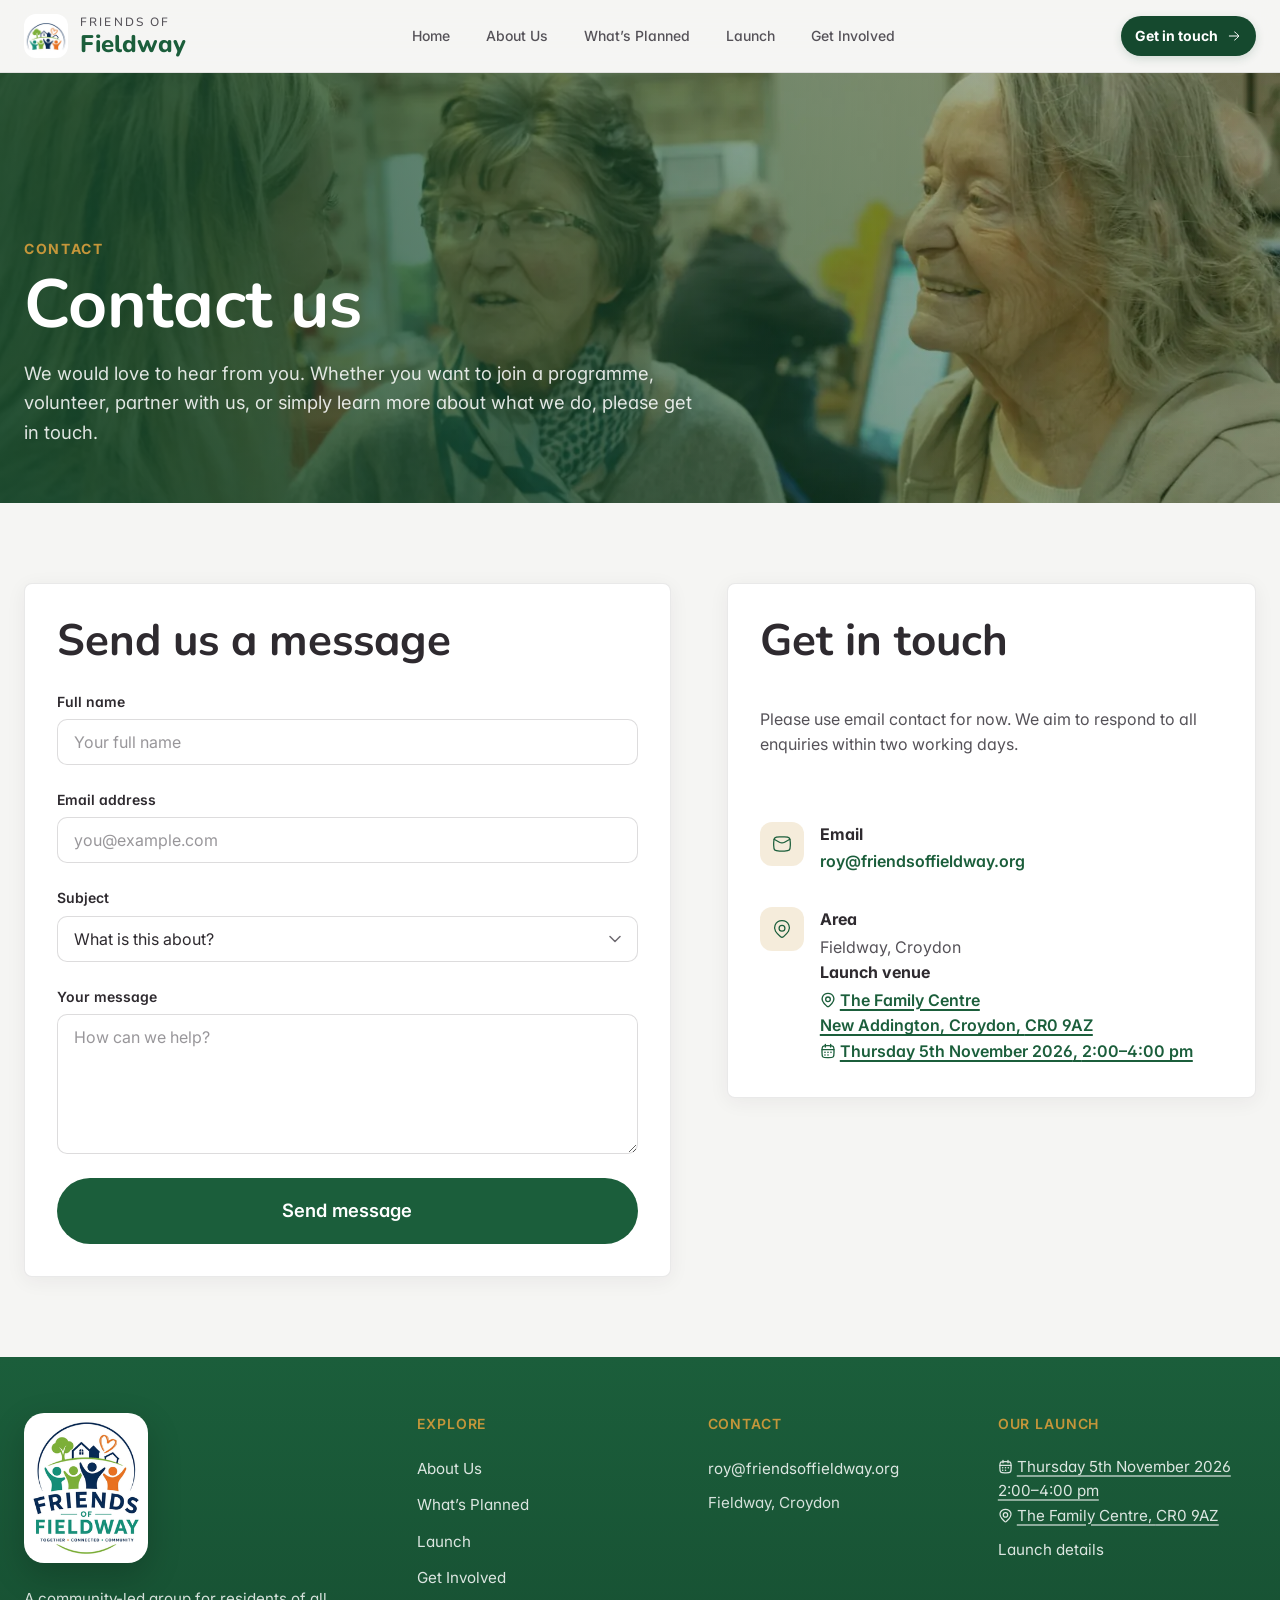
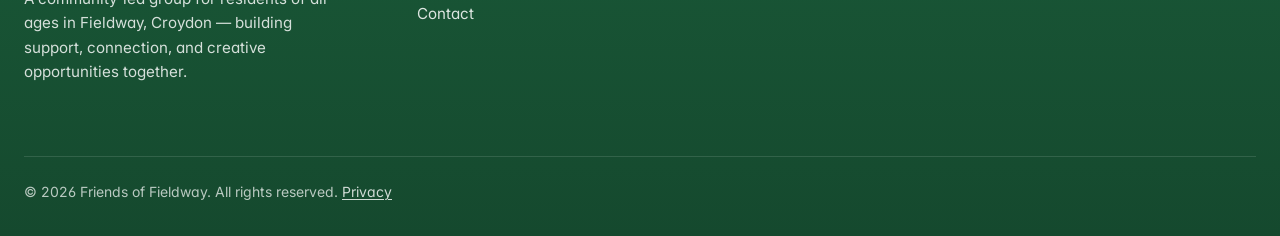
<file: contact.html>
<!DOCTYPE html>
<html lang="en">
  <head>
    <meta charset="UTF-8" />
    <meta name="viewport" content="width=device-width, initial-scale=1.0" />
    <!-- Opt in before streamed HTML reaches external stylesheets. -->
    <style>
      @view-transition { navigation: auto; }
      @media (prefers-reduced-motion: reduce) {
        @view-transition { navigation: none; }
      }
    </style>
    <title>Contact Us | Friends of Fieldway</title>
    <meta name="description" content="Get in touch with Friends of Fieldway. Whether you want to join a programme, volunteer, partner with us, or simply learn more, we would love to hear from you." />
    <meta property="og:title" content="Contact Us | Friends of Fieldway" />
    <meta property="og:description" content="Get in touch with Friends of Fieldway. Whether you want to join a programme, volunteer, partner with us, or simply learn more, we would love to hear from you." />
    <meta property="og:type" content="website" />
    <meta property="og:site_name" content="Friends of Fieldway" />
    <meta property="og:image" content="https://friendsoffieldway.org/assets/share-logo-card.png" />
    <meta property="og:image:width" content="1200" />
    <meta property="og:image:height" content="630" />
    <meta property="og:image:alt" content="Friends of Fieldway logo" />
    <meta property="og:url" content="https://friendsoffieldway.org/contact.html" />
    <meta name="twitter:card" content="summary_large_image" />
    <meta name="twitter:title" content="Contact Us | Friends of Fieldway" />
    <meta name="twitter:description" content="Get in touch with Friends of Fieldway. Whether you want to join a programme, volunteer, partner with us, or simply learn more, we would love to hear from you." />
    <meta name="twitter:image" content="https://friendsoffieldway.org/assets/share-logo-card.png" />
    <link rel="canonical" href="https://friendsoffieldway.org/contact.html" />
    <link rel="icon" type="image/png" sizes="96x96" href="./assets/favicon-20260508.png" />
    <link rel="shortcut icon" href="/favicon.ico" />
    <link rel="apple-touch-icon" href="./assets/favicon-20260508.png" />
    <link rel="preload" as="image" href="./assets/hero-community.webp" fetchpriority="high" />
    <link rel="preconnect" href="https://fonts.googleapis.com" />
    <link rel="preconnect" href="https://fonts.gstatic.com" crossorigin />
    <link href="https://fonts.googleapis.com/css2?family=Nunito:wght@400;500;600;700;800&amp;family=Inter:wght@400;500;600&amp;display=swap" rel="stylesheet" />
    <link rel="stylesheet" href="./styles.css?v=20261011-16" />
  </head>
  <body>
    <a href="#main" class="skip-link">Skip to main content</a>
    <div class="scroll-progress" aria-hidden="true"></div>

    <!-- HEADER -->
    <header class="site-header">
      <div class="container">
        <a class="brand" href="./">
          <img class="brand__logo" src="./assets/logo-mark.png" alt="" width="44" height="44" />
          <span class="brand__text">
            <span class="brand__pre">Friends of </span><strong class="brand__main">Fieldway</strong>
          </span>
        </a>
        <button type="button" class="nav-toggle" aria-label="Open menu" aria-expanded="false" aria-controls="main-nav">
          <span class="nav-toggle-bar" aria-hidden="true">&nbsp;</span>
          <span class="nav-toggle-bar" aria-hidden="true">&nbsp;</span>
          <span class="nav-toggle-bar" aria-hidden="true">&nbsp;</span>
        </button>
        <nav class="nav" id="main-nav" aria-label="Primary">
          <a href="./" class="nav__link">Home</a>
          <a href="./about.html" class="nav__link">About Us</a>
          <a href="./programmes.html" class="nav__link">What&rsquo;s Planned</a>
          <a href="./events.html" class="nav__link">Launch</a>
          <a href="./get-involved.html" class="nav__link">Get Involved</a>
          <a href="./contact.html" class="nav__link nav__link--cta nav__link--active" aria-current="page">Get in touch</a>
        </nav>
        <a class="header-contact-cta" href="./contact.html" aria-current="page">
          <span>Get in touch</span>
          <svg viewBox="0 0 24 24" fill="none" aria-hidden="true" focusable="false"><path d="M18.5 12L4.99997 12" stroke="currentColor" stroke-linecap="round" stroke-linejoin="round" stroke-width="1.5" /><path d="M13 18C13 18 19 13.5811 19 12C19 10.4188 13 6 13 6" stroke="currentColor" stroke-linecap="round" stroke-linejoin="round" stroke-width="1.5" /></svg>
        </a>

      </div>
    </header>

    <main id="main">

      <!-- PAGE HERO -->
      <section class="page-hero page-hero--image page-hero--contact" aria-labelledby="contact-title">
        <div class="page-hero__media" aria-hidden="true">
          <img src="./assets/hero-community.webp" alt="" width="1600" height="1067" loading="eager" decoding="async" fetchpriority="high" />
        </div>
        <div class="container">
          <p class="page-hero__eyebrow">Contact</p>
          <h1 class="page-hero__title" id="contact-title">Contact us</h1>
          <p class="page-hero__subtitle">
            We would love to hear from you. Whether you want to join a programme, volunteer, partner with us, or simply learn more about what we do, please get in touch.
          </p>
        </div>
      </section>

      <!-- CONTACT SECTION -->
      <section class="section section--cream" aria-label="Contact form and details">
        <div class="container">
          <div class="contact-grid">

            <!-- Contact Details -->
            <div class="reveal contact-info-panel">
              <div class="contact-details">
                <h2>Get in touch</h2>
                <p>Please use email contact for now. We aim to respond to all enquiries within two working days.</p>

                <div class="contact-item">
                  <div class="contact-item__icon">
                    <svg viewBox="0 0 24 24" fill="none" aria-hidden="true" focusable="false"><path d="M2 6L8.91302 9.91697C11.4616 11.361 12.5384 11.361 15.087 9.91697L22 6" stroke="currentColor" stroke-linejoin="round" stroke-width="1.5" /><path d="M2.01577 13.4756C2.08114 16.5412 2.11383 18.0739 3.24496 19.2094C4.37608 20.3448 5.95033 20.3843 9.09883 20.4634C11.0393 20.5122 12.9607 20.5122 14.9012 20.4634C18.0497 20.3843 19.6239 20.3448 20.7551 19.2094C21.8862 18.0739 21.9189 16.5412 21.9842 13.4756C22.0053 12.4899 22.0053 11.5101 21.9842 10.5244C21.9189 7.45886 21.8862 5.92609 20.7551 4.79066C19.6239 3.65523 18.0497 3.61568 14.9012 3.53657C12.9607 3.48781 11.0393 3.48781 9.09882 3.53656C5.95033 3.61566 4.37608 3.65521 3.24495 4.79065C2.11382 5.92608 2.08114 7.45885 2.01576 10.5244C1.99474 11.5101 1.99475 12.4899 2.01577 13.4756Z" stroke="currentColor" stroke-linejoin="round" stroke-width="1.5" /></svg>
                  </div>
                  <div>
                    <strong>Email</strong>
                    <a href="mailto:roy@friendsoffieldway.org">roy@friendsoffieldway.org</a>
                  </div>
                </div>

                <div class="contact-item">
                  <div class="contact-item__icon">
                    <svg viewBox="0 0 24 24" fill="none" aria-hidden="true" focusable="false"><path d="M13.6177 21.367C13.1841 21.773 12.6044 22 12.0011 22C11.3978 22 10.8182 21.773 10.3845 21.367C6.41302 17.626 1.09076 13.4469 3.68627 7.37966C5.08963 4.09916 8.45834 2 12.0011 2C15.5439 2 18.9126 4.09916 20.316 7.37966C22.9082 13.4393 17.599 17.6389 13.6177 21.367Z" stroke="currentColor" stroke-width="1.5" /><path d="M15.5 11C15.5 12.933 13.933 14.5 12 14.5C10.067 14.5 8.5 12.933 8.5 11C8.5 9.067 10.067 7.5 12 7.5C13.933 7.5 15.5 9.067 15.5 11Z" stroke="currentColor" stroke-width="1.5" /></svg>
                  </div>
                  <div>
                    <strong>Area</strong>
                    <p>Fieldway, Croydon</p>
                    <p><strong>Launch venue</strong><a class="map-link" href="https://www.google.com/maps/dir/?api=1&amp;destination=The+Family+Centre%2C+Fieldway%2C+New+Addington%2C+Croydon%2C+CR0+9AZ%2C+UK" target="_blank" rel="noopener">The Family Centre<br />New Addington, Croydon, <span class="nowrap">CR0 9AZ</span><span class="sr-only"> (opens Google Maps)</span></a></p>
                    <p><a class="calendar-link" href="./assets/fieldway-launch-2026.ics" download><time datetime="2026-11-05T14:00">Thursday 5th November 2026</time>, <span class="nowrap">2:00&ndash;4:00 pm</span><span class="sr-only"> (add to your calendar)</span></a></p>
                  </div>
                </div>

              </div>
            </div>


            <!-- Form -->
            <div class="reveal contact-form-panel" id="contact-form">
              <h2>Send us a message</h2>
              <form class="form" data-endpoint="/api/contact" data-form-name="Contact form" data-mailto="roy@friendsoffieldway.org" data-subject-prefix="Website enquiry" novalidate>
                <div class="form__group form__honeypot" aria-hidden="true">
                  <label class="form__label" for="contact-company">Company</label>
                  <input class="form__input" type="text" id="contact-company" name="company" tabindex="-1" autocomplete="off" />
                </div>
                <div class="form__group">
                  <label class="form__label" for="contact-name">Full name</label>
                  <input class="form__input" type="text" id="contact-name" name="name" autocomplete="name" required placeholder="Your full name" />
                  <span class="form__error">Please enter your name.</span>
                </div>
                <div class="form__group">
                  <label class="form__label" for="contact-email">Email address</label>
                  <input class="form__input" type="email" id="contact-email" name="email" autocomplete="email" required placeholder="you@example.com" />
                  <span class="form__error">Please enter a valid email address.</span>
                </div>
                <div class="form__group">
                  <label class="form__label" for="contact-subject">Subject</label>
                  <select class="form__select" id="contact-subject" name="subject" required>
                    <option value="" disabled selected>What is this about?</option>
                    <option value="launch">Coming to the launch</option>
                    <option value="programmes">Programmes and activities</option>
                    <option value="volunteering">Volunteering</option>
                    <option value="partnership">Partnership or collaboration</option>
                    <option value="support">Supporting our work</option>
                    <option value="referral">Making a referral</option>
                    <option value="general">General enquiry</option>
                  </select>
                  <span class="form__error">Please select a subject.</span>
                </div>
                <div class="form__group">
                  <label class="form__label" for="contact-message">Your message</label>
                  <textarea class="form__textarea" id="contact-message" name="message" required placeholder="How can we help?"></textarea>
                  <span class="form__error">Please enter a message.</span>
                </div>
                <div class="form__group">
                  <button type="submit" class="btn btn--primary btn--lg">Send message</button>
                </div>
                <div class="form__success">
                  Thank you. Your message has been sent to Friends of Fieldway.
                </div>
              </form>
            </div>


          </div>
        </div>
      </section>

    </main>

    <!-- FOOTER -->
    <footer class="site-footer">
      <div class="container">
        <div class="footer__grid">
          <div class="footer__brand">
            <a class="footer__logo-link" href="./" aria-label="Friends of Fieldway home">
              <img class="footer__logo" src="./assets/logo.png" alt="Friends of Fieldway logo" width="194" height="240" loading="lazy" decoding="async" />
            </a>
            <p>A community-led group for residents of all ages in Fieldway, Croydon &mdash; building support, connection, and creative opportunities together.</p>
          </div>
          <div class="footer__col">
            <strong>Explore</strong>
            <a href="./about.html">About Us</a>
            <a href="./programmes.html">What&rsquo;s Planned</a>
            <a href="./events.html">Launch</a>
            <a href="./get-involved.html">Get Involved</a>
            <a href="./contact.html">Contact</a>
          </div>
          <div class="footer__col">
            <strong>Contact</strong>
            <a href="mailto:roy@friendsoffieldway.org">roy@friendsoffieldway.org</a>
            <p>Fieldway, Croydon</p>
          </div>
          <div class="footer__col">
            <strong>Our launch</strong>
            <p><a class="calendar-link" href="./assets/fieldway-launch-2026.ics" download><time datetime="2026-11-05T14:00">Thursday 5th November 2026</time><br /><span class="nowrap">2:00&ndash;4:00 pm</span><span class="sr-only"> (add to your calendar)</span></a><br /><a class="map-link" href="https://www.google.com/maps/dir/?api=1&amp;destination=The+Family+Centre%2C+Fieldway%2C+New+Addington%2C+Croydon%2C+CR0+9AZ%2C+UK" target="_blank" rel="noopener">The Family Centre, <span class="nowrap">CR0 9AZ</span><span class="sr-only"> (opens Google Maps)</span></a></p>
            <a href="./events.html">Launch details</a>
          </div>
        </div>
        <div class="footer__bottom">
          <p>&copy; 2026 Friends of Fieldway. All rights reserved. <a href="./privacy.html">Privacy</a></p>
        </div>
      </div>
    </footer>

    <button class="back-to-top" type="button" aria-label="Back to top" title="Back to top">
      <svg viewBox="0 0 24 24" fill="none" aria-hidden="true" focusable="false"><path d="M12 5.5V19" stroke="currentColor" stroke-linecap="round" stroke-linejoin="round" stroke-width="1.5" /><path d="M18 11C18 11 13.5811 5.00001 12 5C10.4188 4.99999 6 11 6 11" stroke="currentColor" stroke-linecap="round" stroke-linejoin="round" stroke-width="1.5" /></svg>
    </button>
    <script src="./script.js?v=20261011-7"></script>
  </body>
</html>
</file>
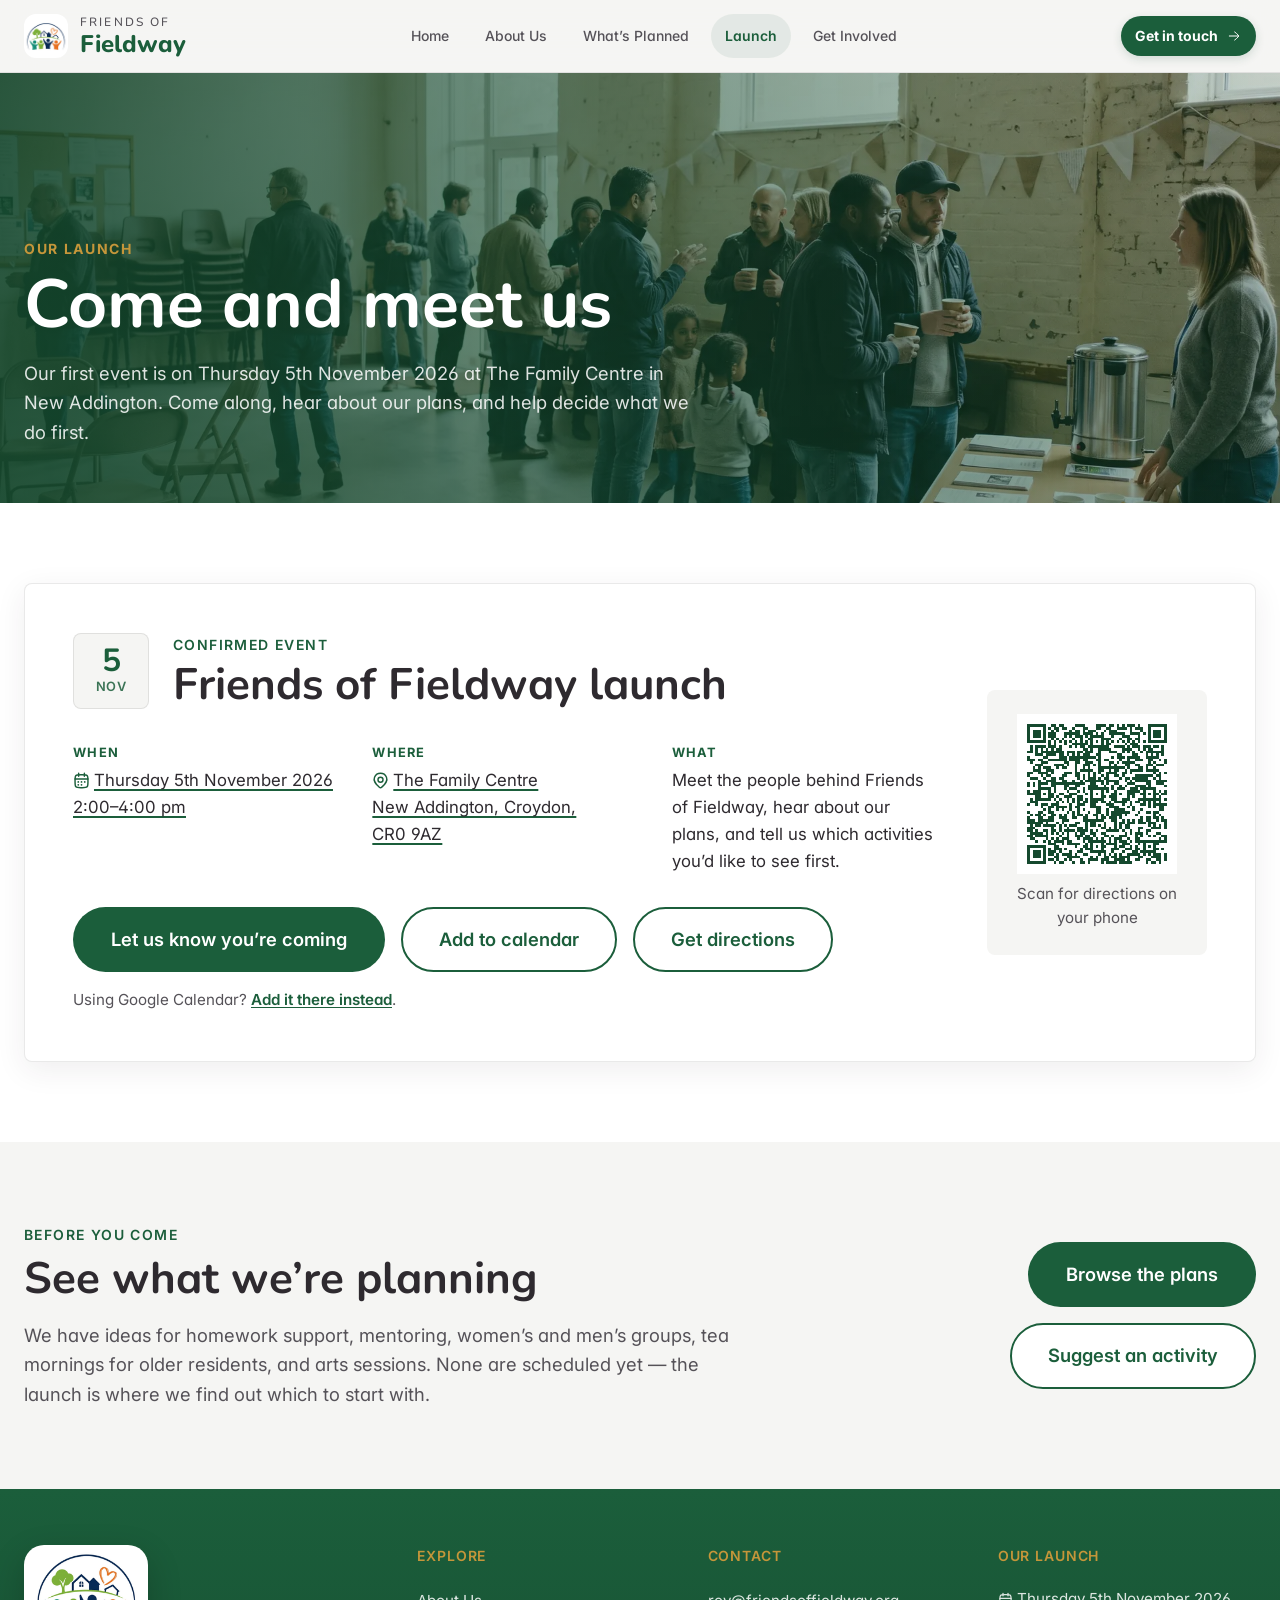
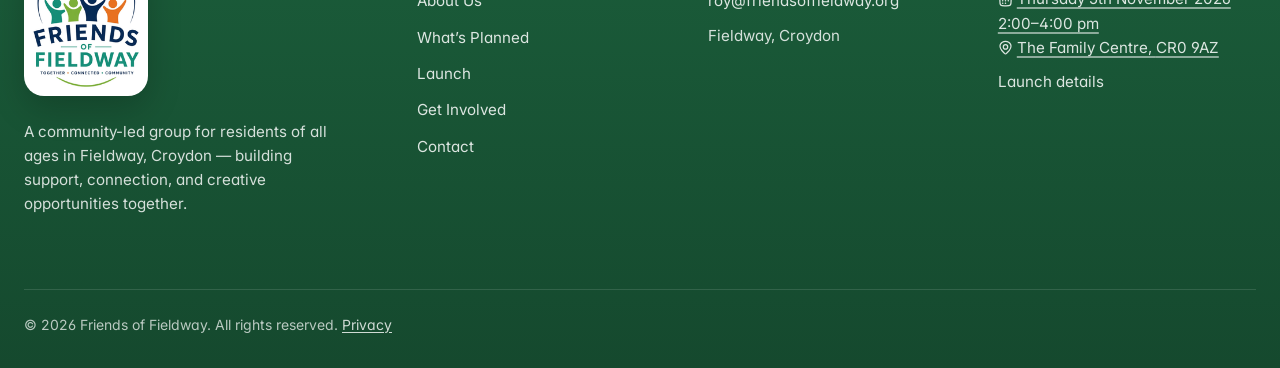
<file: events.html>
<!DOCTYPE html>
<html lang="en">
  <head>
    <meta charset="UTF-8" />
    <meta name="viewport" content="width=device-width, initial-scale=1.0" />
    <!-- Opt in before streamed HTML reaches external stylesheets. -->
    <style>
      @view-transition { navigation: auto; }
      @media (prefers-reduced-motion: reduce) {
        @view-transition { navigation: none; }
      }
    </style>
    <title>Launch Event | Friends of Fieldway</title>
    <meta name="description" content="Join the Friends of Fieldway launch on Thursday 5th November 2026, 2:00–4:00 pm at The Family Centre, New Addington, Croydon, CR0 9AZ." />
    <meta property="og:title" content="Launch Event | Friends of Fieldway" />
    <meta property="og:description" content="Join the Friends of Fieldway launch on Thursday 5th November 2026, 2:00–4:00 pm at The Family Centre, New Addington, Croydon, CR0 9AZ." />
    <meta property="og:type" content="website" />
    <meta property="og:site_name" content="Friends of Fieldway" />
    <meta property="og:image" content="https://friendsoffieldway.org/assets/hero-launch.webp" />
    <meta property="og:image:width" content="1920" />
    <meta property="og:image:height" content="1072" />
    <meta property="og:image:alt" content="Neighbours of all ages chatting at a community open afternoon in a community centre hall" />
    <meta property="og:url" content="https://friendsoffieldway.org/events.html" />
    <meta name="twitter:card" content="summary_large_image" />
    <meta name="twitter:title" content="Launch Event | Friends of Fieldway" />
    <meta name="twitter:description" content="Join the Friends of Fieldway launch on Thursday 5th November 2026, 2:00–4:00 pm at The Family Centre, New Addington, Croydon, CR0 9AZ." />
    <meta name="twitter:image" content="https://friendsoffieldway.org/assets/hero-launch.webp" />
    <link rel="canonical" href="https://friendsoffieldway.org/events.html" />
    <script type="application/ld+json">
    {
      "@context": "https://schema.org",
      "@type": "Event",
      "name": "Friends of Fieldway launch",
      "description": "Come and meet us, hear about our plans, and help shape future activities.",
      "startDate": "2026-11-05T14:00:00+00:00",
      "endDate": "2026-11-05T16:00:00+00:00",
      "eventAttendanceMode": "https://schema.org/OfflineEventAttendanceMode",
      "eventStatus": "https://schema.org/EventScheduled",
      "location": {
        "@type": "Place",
        "name": "The Family Centre",
        "address": {
          "@type": "PostalAddress",
          "addressLocality": "New Addington, Croydon",
          "postalCode": "CR0 9AZ",
          "addressCountry": "GB"
        }
      },
      "organizer": { "@type": "Organization", "name": "Friends of Fieldway", "url": "https://friendsoffieldway.org" }
    }
    </script>
    <link rel="icon" type="image/png" sizes="96x96" href="./assets/favicon-20260508.png" />
    <link rel="shortcut icon" href="/favicon.ico" />
    <link rel="apple-touch-icon" href="./assets/favicon-20260508.png" />
    <link rel="preload" as="image" href="./assets/hero-launch.webp" fetchpriority="high" />
    <link rel="preconnect" href="https://fonts.googleapis.com" />
    <link rel="preconnect" href="https://fonts.gstatic.com" crossorigin />
    <link href="https://fonts.googleapis.com/css2?family=Nunito:wght@400;500;600;700;800&amp;family=Inter:wght@400;500;600&amp;display=swap" rel="stylesheet" />
    <link rel="stylesheet" href="./styles.css?v=20261011-16" />
  </head>
  <body>
    <a href="#main" class="skip-link">Skip to main content</a>
    <div class="scroll-progress" aria-hidden="true"></div>

    <!-- HEADER -->
    <header class="site-header">
      <div class="container">
        <a class="brand" href="./">
          <img class="brand__logo" src="./assets/logo-mark.png" alt="" width="44" height="44" />
          <span class="brand__text">
            <span class="brand__pre">Friends of </span><strong class="brand__main">Fieldway</strong>
          </span>
        </a>
        <button type="button" class="nav-toggle" aria-label="Open menu" aria-expanded="false" aria-controls="main-nav">
          <span class="nav-toggle-bar" aria-hidden="true">&nbsp;</span>
          <span class="nav-toggle-bar" aria-hidden="true">&nbsp;</span>
          <span class="nav-toggle-bar" aria-hidden="true">&nbsp;</span>
        </button>
        <nav class="nav" id="main-nav" aria-label="Primary">
          <a href="./" class="nav__link">Home</a>
          <a href="./about.html" class="nav__link">About Us</a>
          <a href="./programmes.html" class="nav__link">What&rsquo;s Planned</a>
          <a href="./events.html" class="nav__link nav__link--active" aria-current="page">Launch</a>
          <a href="./get-involved.html" class="nav__link">Get Involved</a>
          <a href="./contact.html" class="nav__link nav__link--cta">Get in touch</a>
        </nav>
        <a class="header-contact-cta" href="./contact.html">
          <span>Get in touch</span>
          <svg viewBox="0 0 24 24" fill="none" aria-hidden="true" focusable="false"><path d="M18.5 12L4.99997 12" stroke="currentColor" stroke-linecap="round" stroke-linejoin="round" stroke-width="1.5" /><path d="M13 18C13 18 19 13.5811 19 12C19 10.4188 13 6 13 6" stroke="currentColor" stroke-linecap="round" stroke-linejoin="round" stroke-width="1.5" /></svg>
        </a>

      </div>
    </header>

    <main id="main">

      <!-- PAGE HERO -->
      <section class="page-hero page-hero--image page-hero--events" aria-labelledby="events-title">
        <div class="page-hero__media" aria-hidden="true">
          <img src="./assets/hero-launch.webp" alt="" width="1920" height="1072" loading="eager" decoding="async" fetchpriority="high" />
        </div>
        <div class="container">
          <p class="page-hero__eyebrow">Our launch</p>
          <h1 class="page-hero__title" id="events-title">Come and meet us</h1>
          <p class="page-hero__subtitle">
            Our first event is on Thursday 5th November 2026 at The Family Centre in New Addington. Come along, hear about our plans, and help decide what we do first.
          </p>
        </div>
      </section>

      <!-- LAUNCH EVENT -->
      <section class="section section--white" aria-labelledby="launch-title">
        <div class="container">
          <article class="launch-card reveal">
            <div class="launch-card__main">
              <div class="launch-card__heading">
                <div class="event__date launch-card__date" aria-hidden="true">
                  <span class="event__date-day">5</span>
                  <span class="event__date-month">Nov</span>
                </div>
                <div>
                  <p class="section__eyebrow">Confirmed event</p>
                  <h2 class="launch-card__title" id="launch-title">Friends of Fieldway launch</h2>
                </div>
              </div>
              <dl class="launch-card__details">
                <div>
                  <dt>When</dt>
                  <dd><a class="calendar-link" href="./assets/fieldway-launch-2026.ics" download><time datetime="2026-11-05T14:00">Thursday 5th November 2026</time><br /><span class="nowrap">2:00&ndash;4:00 pm</span><span class="sr-only"> (add to your calendar)</span></a></dd>
                </div>
                <div>
                  <dt>Where</dt>
                  <dd><a class="map-link" href="https://www.google.com/maps/dir/?api=1&amp;destination=The+Family+Centre%2C+Fieldway%2C+New+Addington%2C+Croydon%2C+CR0+9AZ%2C+UK" target="_blank" rel="noopener">The Family Centre<br />New Addington, Croydon, <span class="nowrap">CR0 9AZ</span><span class="sr-only"> (opens Google Maps)</span></a></dd>
                </div>
                <div>
                  <dt>What</dt>
                  <dd>Meet the people behind Friends of Fieldway, hear about our plans, and tell us which activities you&rsquo;d like to see first.</dd>
                </div>
              </dl>
              <div class="launch-card__actions">
                <a class="btn btn--primary btn--lg" href="./contact.html?topic=launch#contact-form">Let us know you&rsquo;re coming</a>
                <a class="btn btn--secondary btn--lg" href="./assets/fieldway-launch-2026.ics" download>Add to calendar</a>
                <a class="btn btn--secondary btn--lg" href="https://www.google.com/maps/dir/?api=1&amp;destination=The+Family+Centre%2C+Fieldway%2C+New+Addington%2C+Croydon%2C+CR0+9AZ%2C+UK" target="_blank" rel="noopener">Get directions<span class="sr-only"> (opens Google Maps)</span></a>
              </div>
              <p class="launch-card__note">Using Google Calendar? <a href="https://calendar.google.com/calendar/render?action=TEMPLATE&amp;text=Friends+of+Fieldway+launch&amp;dates=20261105T140000Z%2F20261105T160000Z&amp;location=The+Family+Centre%2C+New+Addington%2C+Croydon%2C+CR0+9AZ&amp;details=Come+and+meet+us%2C+hear+about+our+plans%2C+and+help+shape+future+activities." target="_blank" rel="noopener">Add it there instead<span class="sr-only"> (opens Google Calendar)</span></a>.</p>
            </div>
            <aside class="launch-card__qr" aria-label="Directions QR code">
              <img src="./assets/family-centre-directions-qr.svg" alt="QR code linking to Google Maps directions to The Family Centre" width="160" height="160" loading="lazy" decoding="async" />
              <p>Scan for directions on your phone</p>
            </aside>
          </article>
        </div>
      </section>

      <!-- WHAT'S PLANNED -->
      <section class="section section--cream" aria-labelledby="planned-title">
        <div class="container">
          <div class="split-cta reveal">
            <div>
              <p class="section__eyebrow">Before you come</p>
              <h2 class="section__title" id="planned-title">See what we&rsquo;re planning</h2>
              <p class="section__subtitle">We have ideas for homework support, mentoring, women&rsquo;s and men&rsquo;s groups, tea mornings for older residents, and arts sessions. None are scheduled yet &mdash; the launch is where we find out which to start with.</p>
            </div>
            <div class="split-cta__actions">
              <a class="btn btn--primary btn--lg" href="./programmes.html">Browse the plans</a>
              <a class="btn btn--secondary btn--lg" href="./contact.html?topic=idea#contact-form">Suggest an activity</a>
            </div>
          </div>
        </div>
      </section>

    </main>

    <!-- FOOTER -->
    <footer class="site-footer">
      <div class="container">
        <div class="footer__grid">
          <div class="footer__brand">
            <a class="footer__logo-link" href="./" aria-label="Friends of Fieldway home">
              <img class="footer__logo" src="./assets/logo.png" alt="Friends of Fieldway logo" width="194" height="240" loading="lazy" decoding="async" />
            </a>
            <p>A community-led group for residents of all ages in Fieldway, Croydon &mdash; building support, connection, and creative opportunities together.</p>
          </div>
          <div class="footer__col">
            <strong>Explore</strong>
            <a href="./about.html">About Us</a>
            <a href="./programmes.html">What&rsquo;s Planned</a>
            <a href="./events.html">Launch</a>
            <a href="./get-involved.html">Get Involved</a>
            <a href="./contact.html">Contact</a>
          </div>
          <div class="footer__col">
            <strong>Contact</strong>
            <a href="mailto:roy@friendsoffieldway.org">roy@friendsoffieldway.org</a>
            <p>Fieldway, Croydon</p>
          </div>
          <div class="footer__col">
            <strong>Our launch</strong>
            <p><a class="calendar-link" href="./assets/fieldway-launch-2026.ics" download><time datetime="2026-11-05T14:00">Thursday 5th November 2026</time><br /><span class="nowrap">2:00&ndash;4:00 pm</span><span class="sr-only"> (add to your calendar)</span></a><br /><a class="map-link" href="https://www.google.com/maps/dir/?api=1&amp;destination=The+Family+Centre%2C+Fieldway%2C+New+Addington%2C+Croydon%2C+CR0+9AZ%2C+UK" target="_blank" rel="noopener">The Family Centre, <span class="nowrap">CR0 9AZ</span><span class="sr-only"> (opens Google Maps)</span></a></p>
            <a href="./events.html">Launch details</a>
          </div>
        </div>
        <div class="footer__bottom">
          <p>&copy; 2026 Friends of Fieldway. All rights reserved. <a href="./privacy.html">Privacy</a></p>
        </div>
      </div>
    </footer>

    <button class="back-to-top" type="button" aria-label="Back to top" title="Back to top">
      <svg viewBox="0 0 24 24" fill="none" aria-hidden="true" focusable="false"><path d="M12 5.5V19" stroke="currentColor" stroke-linecap="round" stroke-linejoin="round" stroke-width="1.5" /><path d="M18 11C18 11 13.5811 5.00001 12 5C10.4188 4.99999 6 11 6 11" stroke="currentColor" stroke-linecap="round" stroke-linejoin="round" stroke-width="1.5" /></svg>
    </button>
    <script src="./script.js?v=20261011-7"></script>
  </body>
</html>
</file>
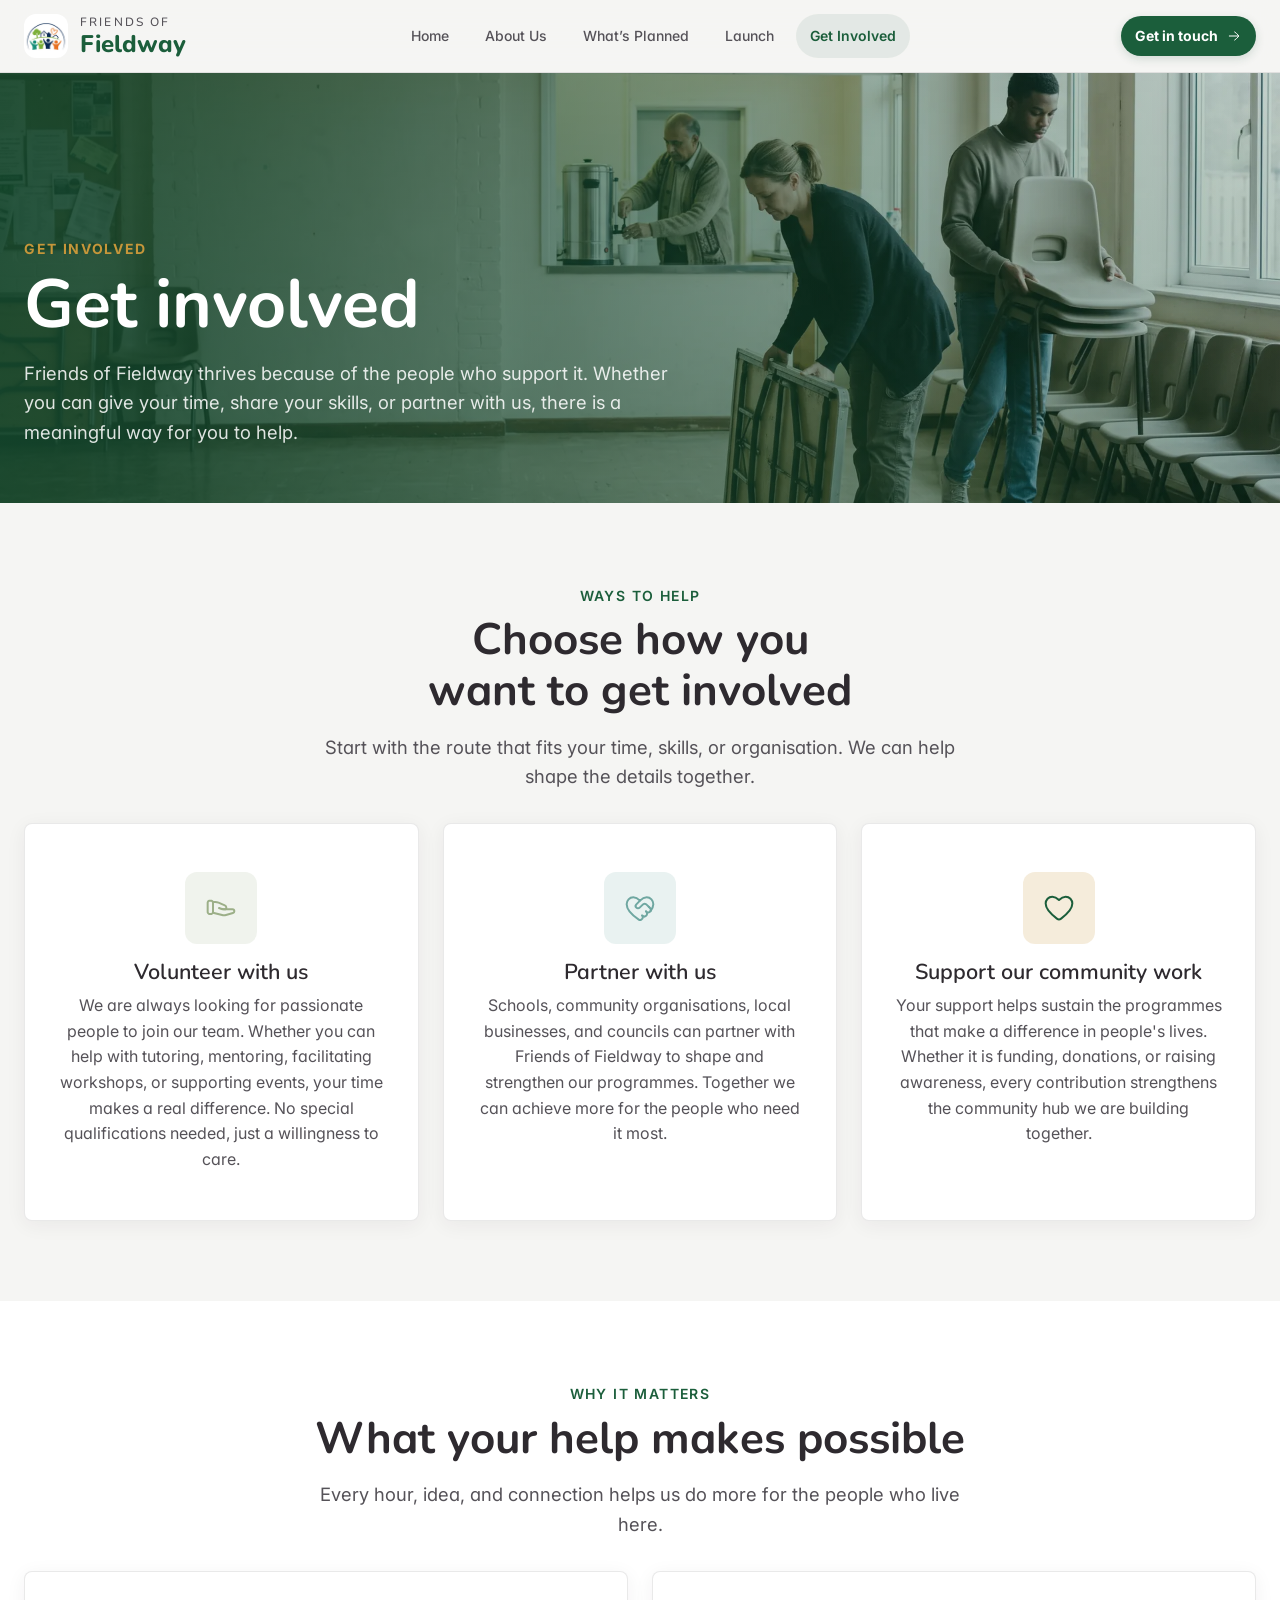
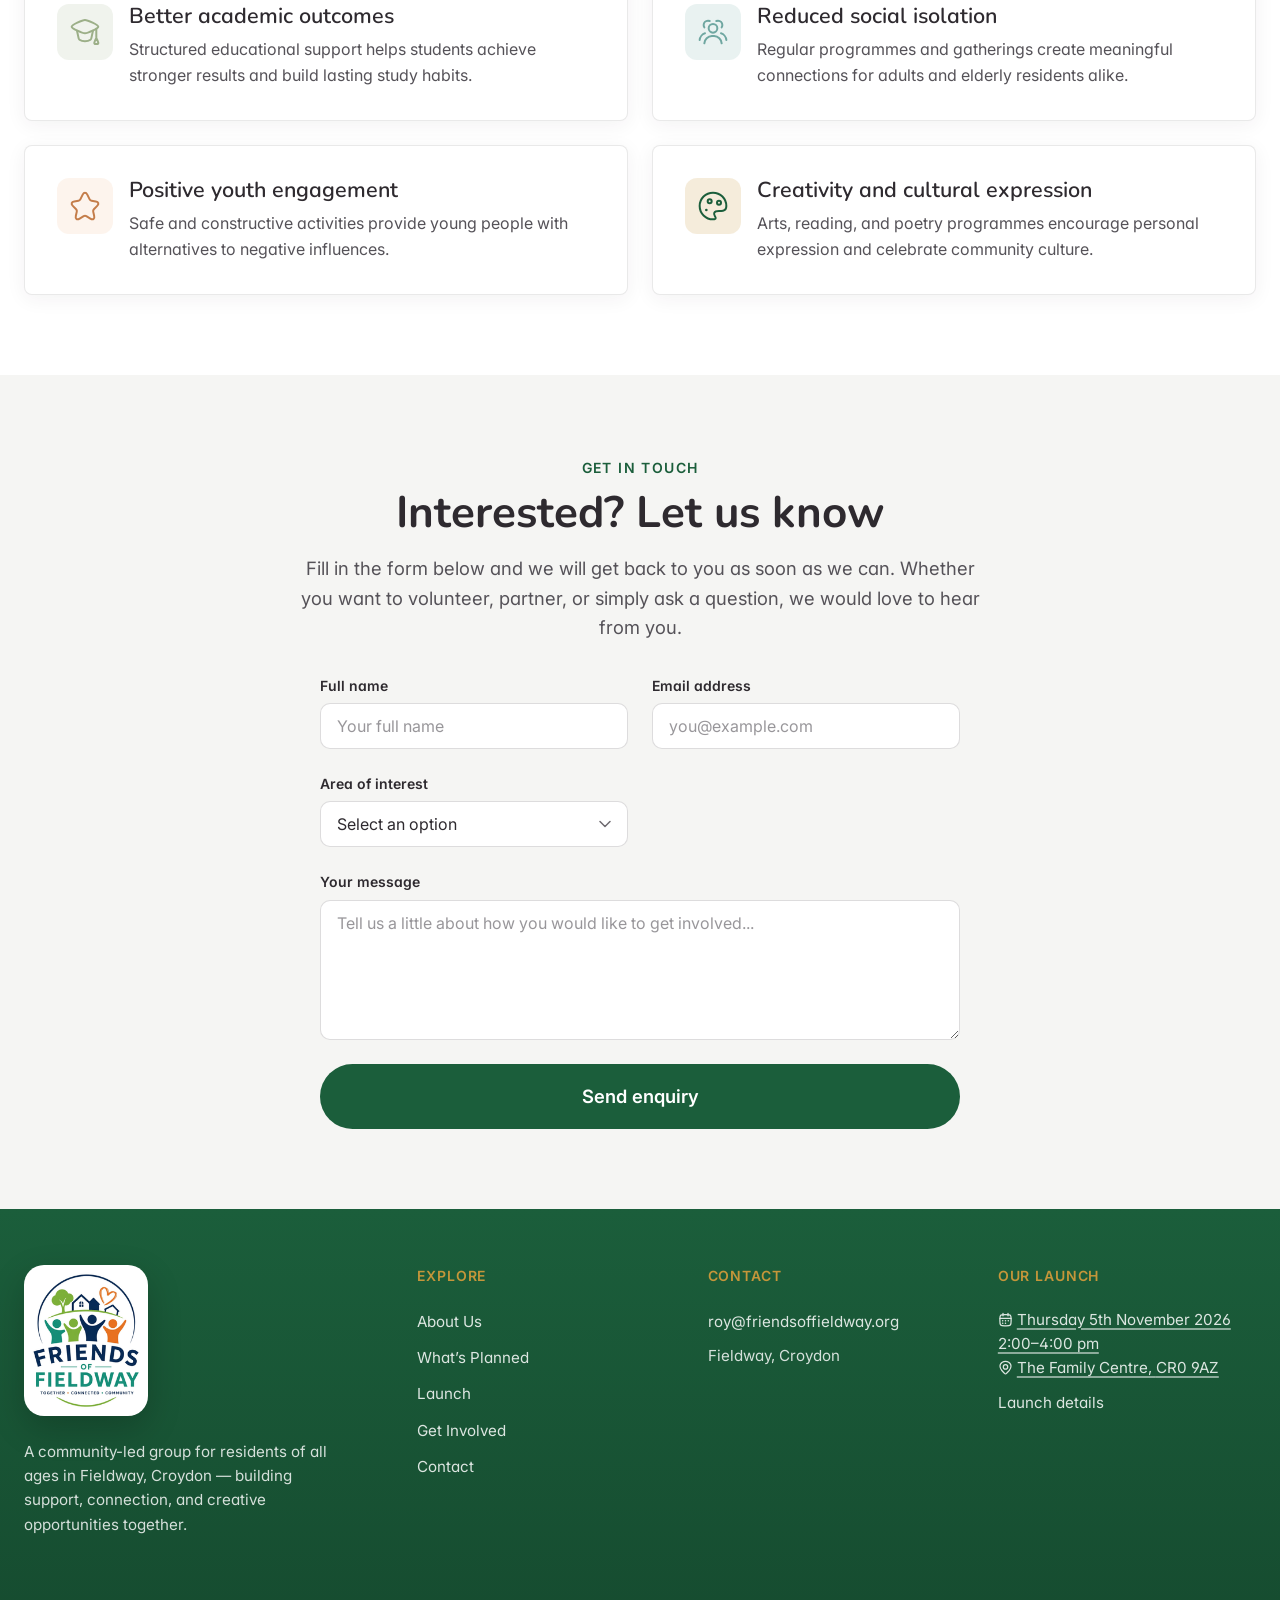
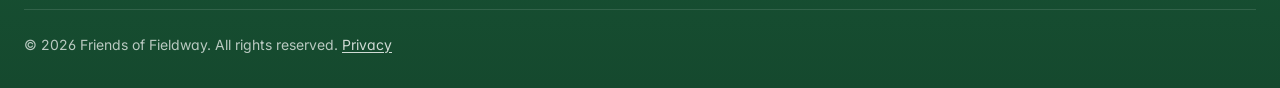
<file: get-involved.html>
<!DOCTYPE html>
<html lang="en">
  <head>
    <meta charset="UTF-8" />
    <meta name="viewport" content="width=device-width, initial-scale=1.0" />
    <!-- Opt in before streamed HTML reaches external stylesheets. -->
    <style>
      @view-transition { navigation: auto; }
      @media (prefers-reduced-motion: reduce) {
        @view-transition { navigation: none; }
      }
    </style>
    <title>Get Involved | Friends of Fieldway</title>
    <meta name="description" content="Volunteer, partner with us, or support Friends of Fieldway. There are many ways to get involved and help strengthen your local community." />
    <meta property="og:title" content="Get Involved | Friends of Fieldway" />
    <meta property="og:description" content="Volunteer, partner with us, or support Friends of Fieldway. There are many ways to get involved and help strengthen your local community." />
    <meta property="og:type" content="website" />
    <meta property="og:site_name" content="Friends of Fieldway" />
    <meta property="og:image" content="https://friendsoffieldway.org/assets/hero-get-involved.webp" />
    <meta property="og:image:width" content="1920" />
    <meta property="og:image:height" content="1072" />
    <meta property="og:image:alt" content="Volunteers setting up tables, chairs and tea for a community event" />
    <meta property="og:url" content="https://friendsoffieldway.org/get-involved.html" />
    <meta name="twitter:card" content="summary_large_image" />
    <meta name="twitter:title" content="Get Involved | Friends of Fieldway" />
    <meta name="twitter:description" content="Volunteer, partner with us, or support Friends of Fieldway. There are many ways to get involved and help strengthen your local community." />
    <meta name="twitter:image" content="https://friendsoffieldway.org/assets/hero-get-involved.webp" />
    <link rel="canonical" href="https://friendsoffieldway.org/get-involved.html" />
    <link rel="icon" type="image/png" sizes="96x96" href="./assets/favicon-20260508.png" />
    <link rel="shortcut icon" href="/favicon.ico" />
    <link rel="apple-touch-icon" href="./assets/favicon-20260508.png" />
    <link rel="preload" as="image" href="./assets/hero-get-involved.webp" fetchpriority="high" />
    <link rel="preconnect" href="https://fonts.googleapis.com" />
    <link rel="preconnect" href="https://fonts.gstatic.com" crossorigin />
    <link href="https://fonts.googleapis.com/css2?family=Nunito:wght@400;500;600;700;800&amp;family=Inter:wght@400;500;600&amp;display=swap" rel="stylesheet" />
    <link rel="stylesheet" href="./styles.css?v=20261011-16" />
  </head>
  <body>
    <a href="#main" class="skip-link">Skip to main content</a>
    <div class="scroll-progress" aria-hidden="true"></div>

    <!-- HEADER -->
    <header class="site-header">
      <div class="container">
        <a class="brand" href="./">
          <img class="brand__logo" src="./assets/logo-mark.png" alt="" width="44" height="44" />
          <span class="brand__text">
            <span class="brand__pre">Friends of </span><strong class="brand__main">Fieldway</strong>
          </span>
        </a>
        <button type="button" class="nav-toggle" aria-label="Open menu" aria-expanded="false" aria-controls="main-nav">
          <span class="nav-toggle-bar" aria-hidden="true">&nbsp;</span>
          <span class="nav-toggle-bar" aria-hidden="true">&nbsp;</span>
          <span class="nav-toggle-bar" aria-hidden="true">&nbsp;</span>
        </button>
        <nav class="nav" id="main-nav" aria-label="Primary">
          <a href="./" class="nav__link">Home</a>
          <a href="./about.html" class="nav__link">About Us</a>
          <a href="./programmes.html" class="nav__link">What&rsquo;s Planned</a>
          <a href="./events.html" class="nav__link">Launch</a>
          <a href="./get-involved.html" class="nav__link nav__link--active" aria-current="page">Get Involved</a>
          <a href="./contact.html" class="nav__link nav__link--cta">Get in touch</a>
        </nav>
        <a class="header-contact-cta" href="./contact.html">
          <span>Get in touch</span>
          <svg viewBox="0 0 24 24" fill="none" aria-hidden="true" focusable="false"><path d="M18.5 12L4.99997 12" stroke="currentColor" stroke-linecap="round" stroke-linejoin="round" stroke-width="1.5" /><path d="M13 18C13 18 19 13.5811 19 12C19 10.4188 13 6 13 6" stroke="currentColor" stroke-linecap="round" stroke-linejoin="round" stroke-width="1.5" /></svg>
        </a>

      </div>
    </header>

    <main id="main">

      <!-- PAGE HERO -->
      <section class="page-hero page-hero--image page-hero--involved" aria-labelledby="get-involved-title">
        <div class="page-hero__media" aria-hidden="true">
          <img src="./assets/hero-get-involved.webp" alt="" width="1920" height="1072" loading="eager" decoding="async" fetchpriority="high" />
        </div>
        <div class="container">
          <p class="page-hero__eyebrow">Get involved</p>
          <h1 class="page-hero__title" id="get-involved-title">Get involved</h1>
          <p class="page-hero__subtitle">
            Friends of Fieldway thrives because of the people who support it. Whether you can give your time, share your skills, or partner with us, there is a meaningful way for you to help.
          </p>
        </div>
      </section>

      <!-- PATHWAYS -->
      <section class="section section--cream reveal" aria-labelledby="ways-title">
        <div class="container">
          <div class="section__header section__header--center">
            <p class="section__eyebrow">Ways to help</p>
            <h2 class="section__title" id="ways-title">Choose how you want to get involved</h2>
            <p class="section__subtitle">Start with the route that fits your time, skills, or organisation. We can help shape the details together.</p>
          </div>
          <div class="pathway-grid">
            <article class="card card--pathway reveal">
              <div class="card__icon" style="--accent: var(--sage); --accent-bg: var(--sage-light)">
                <svg viewBox="0 0 24 24" fill="none" aria-hidden="true" focusable="false"><path d="M2 14.5V8.5C2 8.03501 2 7.80252 2.05111 7.61177C2.18981 7.09413 2.59413 6.68981 3.11177 6.55111C3.30252 6.5 3.53501 6.5 4 6.5C4.46499 6.5 4.69748 6.5 4.88823 6.55111C5.40587 6.68981 5.81019 7.09413 5.94889 7.61177C6 7.80252 6 8.03501 6 8.5V14.5C6 14.965 6 15.1975 5.94889 15.3882C5.81019 15.9059 5.40587 16.3102 4.88823 16.4489C4.69748 16.5 4.46499 16.5 4 16.5C3.53501 16.5 3.30252 16.5 3.11177 16.4489C2.59413 16.3102 2.18981 15.9059 2.05111 15.3882C2 15.1975 2 14.965 2 14.5Z" stroke="currentColor" stroke-linecap="round" stroke-linejoin="round" stroke-width="1.5" /><path d="M6 7.5H7.76845C8.58101 7.5 9.38511 7.66505 10.132 7.98513L14.8574 10.0103C15.5506 10.3074 16 10.989 16 11.7431C16 12.4373 15.4373 13 14.7431 13H14.0986C13.3729 13 12.6538 12.8615 11.98 12.592L10.5 12" stroke="currentColor" stroke-linecap="round" stroke-linejoin="round" stroke-width="1.5" /><path d="M14 13H20.5749C21.362 13 22 13.638 22 14.4251C22 15.0613 21.5782 15.6205 20.9664 15.7953L15.7451 17.2871C15.2508 17.4283 14.7392 17.5 14.2251 17.5C13.7437 17.5 13.2645 17.4372 12.7994 17.3132L6 15.5" stroke="currentColor" stroke-linecap="round" stroke-linejoin="round" stroke-width="1.5" /></svg>
              </div>
              <h3 class="card__title">Volunteer with us</h3>
              <p class="card__text">
                We are always looking for passionate people to join our team. Whether you can help with tutoring, mentoring, facilitating workshops, or supporting events, your time makes a real difference. No special qualifications needed, just a willingness to care.
              </p>
            </article>

            <article class="card card--pathway reveal">
              <div class="card__icon" style="--accent: var(--teal); --accent-bg: var(--teal-light)">
                <svg viewBox="0 0 24 24" fill="none" aria-hidden="true" focusable="false"><path d="M19.6692 14.6692C21.01 12.9629 22 11.0686 22 9.19444C22 6.32563 19.8947 4 17 4C15.5 4 14 4.5 12 6.5C10 4.5 8.5 4 7 4C4.10526 4 2 6.32563 2 9.19444C2 14.2666 9.25143 19.4872 11.0835 20.7252C11.3541 20.9081 11.6734 21 12 21C12.3266 21 12.6459 20.9081 12.9165 20.7252C13.0217 20.6541 13.1449 20.5699 13.2835 20.4732C14.2796 19.7789 14.3586 18.3586 13.5 17.5" stroke="currentColor" stroke-linejoin="round" stroke-width="1.5" /><path d="M18.5 11L19.49 11.99C20.1988 12.6988 20.3483 13.795 19.7336 14.5868C18.9878 15.5474 17.5632 15.5632 16.7032 14.7032L16.5 14.5" stroke="currentColor" stroke-linecap="round" stroke-linejoin="round" stroke-width="1.5" /><path d="M16.5 14.5L16.6942 14.6942C17.5691 15.5691 17.51 17.0612 16.5833 17.8811C15.7193 18.6455 14.4965 18.4965 13.6808 17.6808L13.5 17.5" stroke="currentColor" stroke-linecap="round" stroke-linejoin="round" stroke-width="1.5" /><path d="M12.0002 6.5L9.25019 9.25C8.55983 9.94036 8.55983 11.0596 9.25019 11.75C9.94055 12.4404 11.0598 12.4404 11.7502 11.75L13.5002 10C14.0454 9.45475 14.3181 9.18212 14.6122 9.03639C15.1717 8.75911 15.8287 8.75911 16.3882 9.03639C16.6823 9.18212 16.9549 9.45475 17.5002 10L19.0002 11.5" stroke="currentColor" stroke-linecap="round" stroke-linejoin="round" stroke-width="1.5" /></svg>
              </div>
              <h3 class="card__title">Partner with us</h3>
              <p class="card__text">
                Schools, community organisations, local businesses, and councils can partner with Friends of Fieldway to shape and strengthen our programmes. Together we can achieve more for the people who need it most.
              </p>
            </article>

            <article class="card card--pathway reveal">
              <div class="card__icon" style="--accent: var(--green); --accent-bg: var(--gold-light)">
                <svg viewBox="0 0 24 24" fill="none" aria-hidden="true" focusable="false"><path d="M10.4107 19.9677C7.58942 17.858 2 13.0348 2 8.69444C2 5.82563 4.10526 3.5 7 3.5C8.5 3.5 10 4 12 6C14 4 15.5 3.5 17 3.5C19.8947 3.5 22 5.82563 22 8.69444C22 13.0348 16.4106 17.858 13.5893 19.9677C12.6399 20.6776 11.3601 20.6776 10.4107 19.9677Z" stroke="currentColor" stroke-linecap="round" stroke-linejoin="round" stroke-width="1.5" /></svg>
              </div>
              <h3 class="card__title">Support our community work</h3>
              <p class="card__text">
                Your support helps sustain the programmes that make a difference in people's lives. Whether it is funding, donations, or raising awareness, every contribution strengthens the community hub we are building together.
              </p>
            </article>
          </div>
        </div>
      </section>

      <!-- SOCIAL IMPACT -->
      <section class="section section--white reveal" aria-label="Social impact">
        <div class="container">
          <div class="section__header section__header--center">
            <p class="section__eyebrow">Why it matters</p>
            <h2 class="section__title">What your help makes possible</h2>
            <p class="section__subtitle section__subtitle--center">
              Every hour, idea, and connection helps us do more for the people who live here.
            </p>
          </div>
          <div class="impact-grid">
            <div class="card card--impact reveal" style="--accent: var(--sage); --accent-bg: var(--sage-light)">
              <div class="card__icon">
                <svg viewBox="0 0 24 24" fill="none" aria-hidden="true" focusable="false"><path d="M1.99805 7.99928C1.99805 9.34126 10.0943 13 11.9857 13C13.8772 13 21.9734 9.34126 21.9734 7.99928C21.9734 6.6573 13.8772 2.99854 11.9857 2.99854C10.0943 2.99854 1.99805 6.6573 1.99805 7.99928Z" stroke="currentColor" stroke-linecap="round" stroke-linejoin="round" stroke-width="1.5" /><path d="M5.99219 11L7.24348 16.8002C7.32919 17.1975 7.52703 17.5687 7.85696 17.8054C10.0787 19.3998 13.8908 19.3998 16.1126 17.8054C16.4426 17.5687 16.6404 17.1975 16.7261 16.8002L17.9774 11" stroke="currentColor" stroke-linecap="round" stroke-linejoin="round" stroke-width="1.5" /><path d="M20.4774 9.49951V16.5006M20.4774 16.5006C19.6864 17.9471 19.3366 18.7221 18.9813 20.0011C18.9042 20.4562 18.9654 20.6855 19.2786 20.8891C19.4059 20.9718 19.5588 21.0012 19.7104 21.0012H21.229C21.3904 21.0012 21.5533 20.9675 21.6863 20.8757C21.9774 20.6747 22.0523 20.4541 21.9734 20.0011C21.662 18.8135 21.2653 18.0016 20.4774 16.5006Z" stroke="currentColor" stroke-linecap="round" stroke-linejoin="round" stroke-width="1.5" /></svg>
              </div>
              <div class="card__content">
                <h3 class="card__title">Better academic outcomes</h3>
                <p class="card__text">Structured educational support helps students achieve stronger results and build lasting study habits.</p>
              </div>
            </div>
            <div class="card card--impact reveal" style="--accent: var(--teal); --accent-bg: var(--teal-light)">
              <div class="card__icon">
                <svg viewBox="0 0 24 24" fill="none" aria-hidden="true" focusable="false"><path d="M18.4995 20.5C18.2663 17.5685 15.8417 15.2477 12.808 15.0521L11.9995 15C11.7107 15.0076 11.4416 15.0178 11.1877 15.0298C8.18075 15.1723 5.7304 17.5974 5.49951 20.5" stroke="currentColor" stroke-linecap="round" stroke-linejoin="round" stroke-width="1.5" /><path d="M15.2495 9.25C15.2495 11.0449 13.7944 12.5 11.9995 12.5C10.2046 12.5 8.74952 11.0449 8.74952 9.25C8.74952 7.45507 10.2046 6 11.9995 6C13.7944 6 15.2495 7.45507 15.2495 9.25Z" stroke="currentColor" stroke-linecap="round" stroke-linejoin="round" stroke-width="1.5" /><path d="M5.50249 8.5C5.17908 7.99485 4.99158 7.39432 4.99158 6.75C4.99158 4.95507 6.44665 3.5 8.24157 3.5C8.68752 3.5 9.1125 3.58982 9.49939 3.75235" stroke="currentColor" stroke-linecap="round" stroke-linejoin="round" stroke-width="1.5" /><path d="M18.4963 8.5C18.8197 7.99485 19.0072 7.39432 19.0072 6.75C19.0072 4.95507 17.5521 3.5 15.7572 3.5C15.3113 3.5 14.8863 3.58982 14.4994 3.75235" stroke="currentColor" stroke-linecap="round" stroke-linejoin="round" stroke-width="1.5" /><path d="M22.0007 17.9996C21.8208 15.7374 19.9995 13.5 17.9995 13" stroke="currentColor" stroke-linecap="round" stroke-linejoin="round" stroke-width="1.5" /><path d="M1.99927 17.9996C2.17923 15.7374 4.00049 13.5 6.00049 13" stroke="currentColor" stroke-linecap="round" stroke-linejoin="round" stroke-width="1.5" /></svg>
              </div>
              <div class="card__content">
                <h3 class="card__title">Reduced social isolation</h3>
                <p class="card__text">Regular programmes and gatherings create meaningful connections for adults and elderly residents alike.</p>
              </div>
            </div>
            <div class="card card--impact reveal" style="--accent: var(--peach-dark); --accent-bg: var(--peach-light)">
              <div class="card__icon">
                <svg viewBox="0 0 24 24" fill="none" aria-hidden="true" focusable="false"><path d="M13.7276 3.44418L15.4874 6.99288C15.7274 7.48687 16.3673 7.9607 16.9073 8.05143L20.0969 8.58575C22.1367 8.92853 22.6167 10.4206 21.1468 11.8925L18.6671 14.3927C18.2471 14.8161 18.0172 15.6327 18.1471 16.2175L18.8571 19.3125C19.417 21.7623 18.1271 22.71 15.9774 21.4296L12.9877 19.6452C12.4478 19.3226 11.5579 19.3226 11.0079 19.6452L8.01827 21.4296C5.8785 22.71 4.57865 21.7522 5.13859 19.3125L5.84851 16.2175C5.97849 15.6327 5.74852 14.8161 5.32856 14.3927L2.84884 11.8925C1.389 10.4206 1.85895 8.92853 3.89872 8.58575L7.08837 8.05143C7.61831 7.9607 8.25824 7.48687 8.49821 6.99288L10.258 3.44418C11.2179 1.51861 12.7777 1.51861 13.7276 3.44418Z" stroke="currentColor" stroke-linecap="round" stroke-linejoin="round" stroke-width="1.5" /></svg>
              </div>
              <div class="card__content">
                <h3 class="card__title">Positive youth engagement</h3>
                <p class="card__text">Safe and constructive activities provide young people with alternatives to negative influences.</p>
              </div>
            </div>
            <div class="card card--impact reveal" style="--accent: var(--green); --accent-bg: var(--gold-light)">
              <div class="card__icon">
                <svg viewBox="0 0 24 24" fill="none" aria-hidden="true" focusable="false"><path d="M22 12C22 6.47715 17.5228 2 12 2C6.47715 2 2 6.47715 2 12C2 17.5228 6.47715 22 12 22C12.8417 22 14 22.1163 14 21C14 20.391 13.6832 19.9212 13.3686 19.4544C12.9082 18.7715 12.4523 18.0953 13 17C13.6667 15.6667 14.7778 15.6667 16.4815 15.6667C17.3334 15.6667 18.3334 15.6667 19.5 15.5C21.601 15.1999 22 13.9084 22 12Z" stroke="currentColor" stroke-width="1.5" /><circle cx="9.5" cy="8.5" r="1.5" stroke="currentColor" stroke-width="1.5" /><circle cx="16.5" cy="9.5" r="1.5" stroke="currentColor" stroke-width="1.5" /><path d="M7.125 15H7M7.25 15C7.25 15.1381 7.13807 15.25 7 15.25C6.86193 15.25 6.75 15.1381 6.75 15C6.75 14.8619 6.86193 14.75 7 14.75C7.13807 14.75 7.25 14.8619 7.25 15Z" stroke="currentColor" stroke-linecap="round" stroke-linejoin="round" stroke-width="1.5" /></svg>
              </div>
              <div class="card__content">
                <h3 class="card__title">Creativity and cultural expression</h3>
                <p class="card__text">Arts, reading, and poetry programmes encourage personal expression and celebrate community culture.</p>
              </div>
            </div>
          </div>
        </div>
      </section>

      <!-- ENQUIRY FORM -->
      <section class="section section--cream reveal" id="enquiry" aria-label="Enquiry form">
        <div class="container">
          <div class="section__header section__header--center">
            <p class="section__eyebrow">Get in touch</p>
            <h2 class="section__title">Interested? Let us know</h2>
            <p class="section__subtitle section__subtitle--center">
              Fill in the form below and we will get back to you as soon as we can. Whether you want to volunteer, partner, or simply ask a question, we would love to hear from you.
            </p>
          </div>

          <div class="form-container--narrow">
            <form class="form form--two-col" data-endpoint="/api/contact" data-form-name="Get involved form" data-mailto="roy@friendsoffieldway.org" data-subject-prefix="Get involved enquiry" novalidate>
              <div class="form__group form__group--full form__honeypot" aria-hidden="true">
                <label class="form__label" for="involve-company">Company</label>
                <input class="form__input" type="text" id="involve-company" name="company" tabindex="-1" autocomplete="off" />
              </div>
              <div class="form__group">
                <label class="form__label" for="involve-name">Full name</label>
                <input class="form__input" type="text" id="involve-name" name="name" autocomplete="name" required placeholder="Your full name" />
                <span class="form__error">Please enter your name.</span>
              </div>
              <div class="form__group">
                <label class="form__label" for="involve-email">Email address</label>
                <input class="form__input" type="email" id="involve-email" name="email" autocomplete="email" required placeholder="you@example.com" />
                <span class="form__error">Please enter a valid email address.</span>
              </div>
              <div class="form__group">
                <label class="form__label" for="involve-interest">Area of interest</label>
                <select class="form__select" id="involve-interest" name="interest" required>
                  <option value="" disabled selected>Select an option</option>
                  <option value="volunteer">Volunteering</option>
                  <option value="partner">Partnership</option>
                  <option value="support">Supporting our work</option>
                  <option value="programme">Joining a programme</option>
                  <option value="referral">Making a referral</option>
                  <option value="other">Other</option>
                </select>
                <span class="form__error">Please select an area of interest.</span>
              </div>
              <div class="form__group form__group--full">
                <label class="form__label" for="involve-message">Your message</label>
                <textarea class="form__textarea" id="involve-message" name="message" required placeholder="Tell us a little about how you would like to get involved..."></textarea>
                <span class="form__error">Please enter a message.</span>
              </div>
              <div class="form__group form__group--full">
                <button type="submit" class="btn btn--primary btn--lg">Send enquiry</button>
              </div>
              <div class="form__success form__group--full">
                Thank you. Your enquiry has been sent to Friends of Fieldway.
              </div>
            </form>
          </div>
        </div>
      </section>

    </main>

    <!-- FOOTER -->
    <footer class="site-footer">
      <div class="container">
        <div class="footer__grid">
          <div class="footer__brand">
            <a class="footer__logo-link" href="./" aria-label="Friends of Fieldway home">
              <img class="footer__logo" src="./assets/logo.png" alt="Friends of Fieldway logo" width="194" height="240" loading="lazy" decoding="async" />
            </a>
            <p>A community-led group for residents of all ages in Fieldway, Croydon &mdash; building support, connection, and creative opportunities together.</p>
          </div>
          <div class="footer__col">
            <strong>Explore</strong>
            <a href="./about.html">About Us</a>
            <a href="./programmes.html">What&rsquo;s Planned</a>
            <a href="./events.html">Launch</a>
            <a href="./get-involved.html">Get Involved</a>
            <a href="./contact.html">Contact</a>
          </div>
          <div class="footer__col">
            <strong>Contact</strong>
            <a href="mailto:roy@friendsoffieldway.org">roy@friendsoffieldway.org</a>
            <p>Fieldway, Croydon</p>
          </div>
          <div class="footer__col">
            <strong>Our launch</strong>
            <p><a class="calendar-link" href="./assets/fieldway-launch-2026.ics" download><time datetime="2026-11-05T14:00">Thursday 5th November 2026</time><br /><span class="nowrap">2:00&ndash;4:00 pm</span><span class="sr-only"> (add to your calendar)</span></a><br /><a class="map-link" href="https://www.google.com/maps/dir/?api=1&amp;destination=The+Family+Centre%2C+Fieldway%2C+New+Addington%2C+Croydon%2C+CR0+9AZ%2C+UK" target="_blank" rel="noopener">The Family Centre, <span class="nowrap">CR0 9AZ</span><span class="sr-only"> (opens Google Maps)</span></a></p>
            <a href="./events.html">Launch details</a>
          </div>
        </div>
        <div class="footer__bottom">
          <p>&copy; 2026 Friends of Fieldway. All rights reserved. <a href="./privacy.html">Privacy</a></p>
        </div>
      </div>
    </footer>

    <button class="back-to-top" type="button" aria-label="Back to top" title="Back to top">
      <svg viewBox="0 0 24 24" fill="none" aria-hidden="true" focusable="false"><path d="M12 5.5V19" stroke="currentColor" stroke-linecap="round" stroke-linejoin="round" stroke-width="1.5" /><path d="M18 11C18 11 13.5811 5.00001 12 5C10.4188 4.99999 6 11 6 11" stroke="currentColor" stroke-linecap="round" stroke-linejoin="round" stroke-width="1.5" /></svg>
    </button>
    <script src="./script.js?v=20261011-7"></script>
  </body>
</html>
</file>
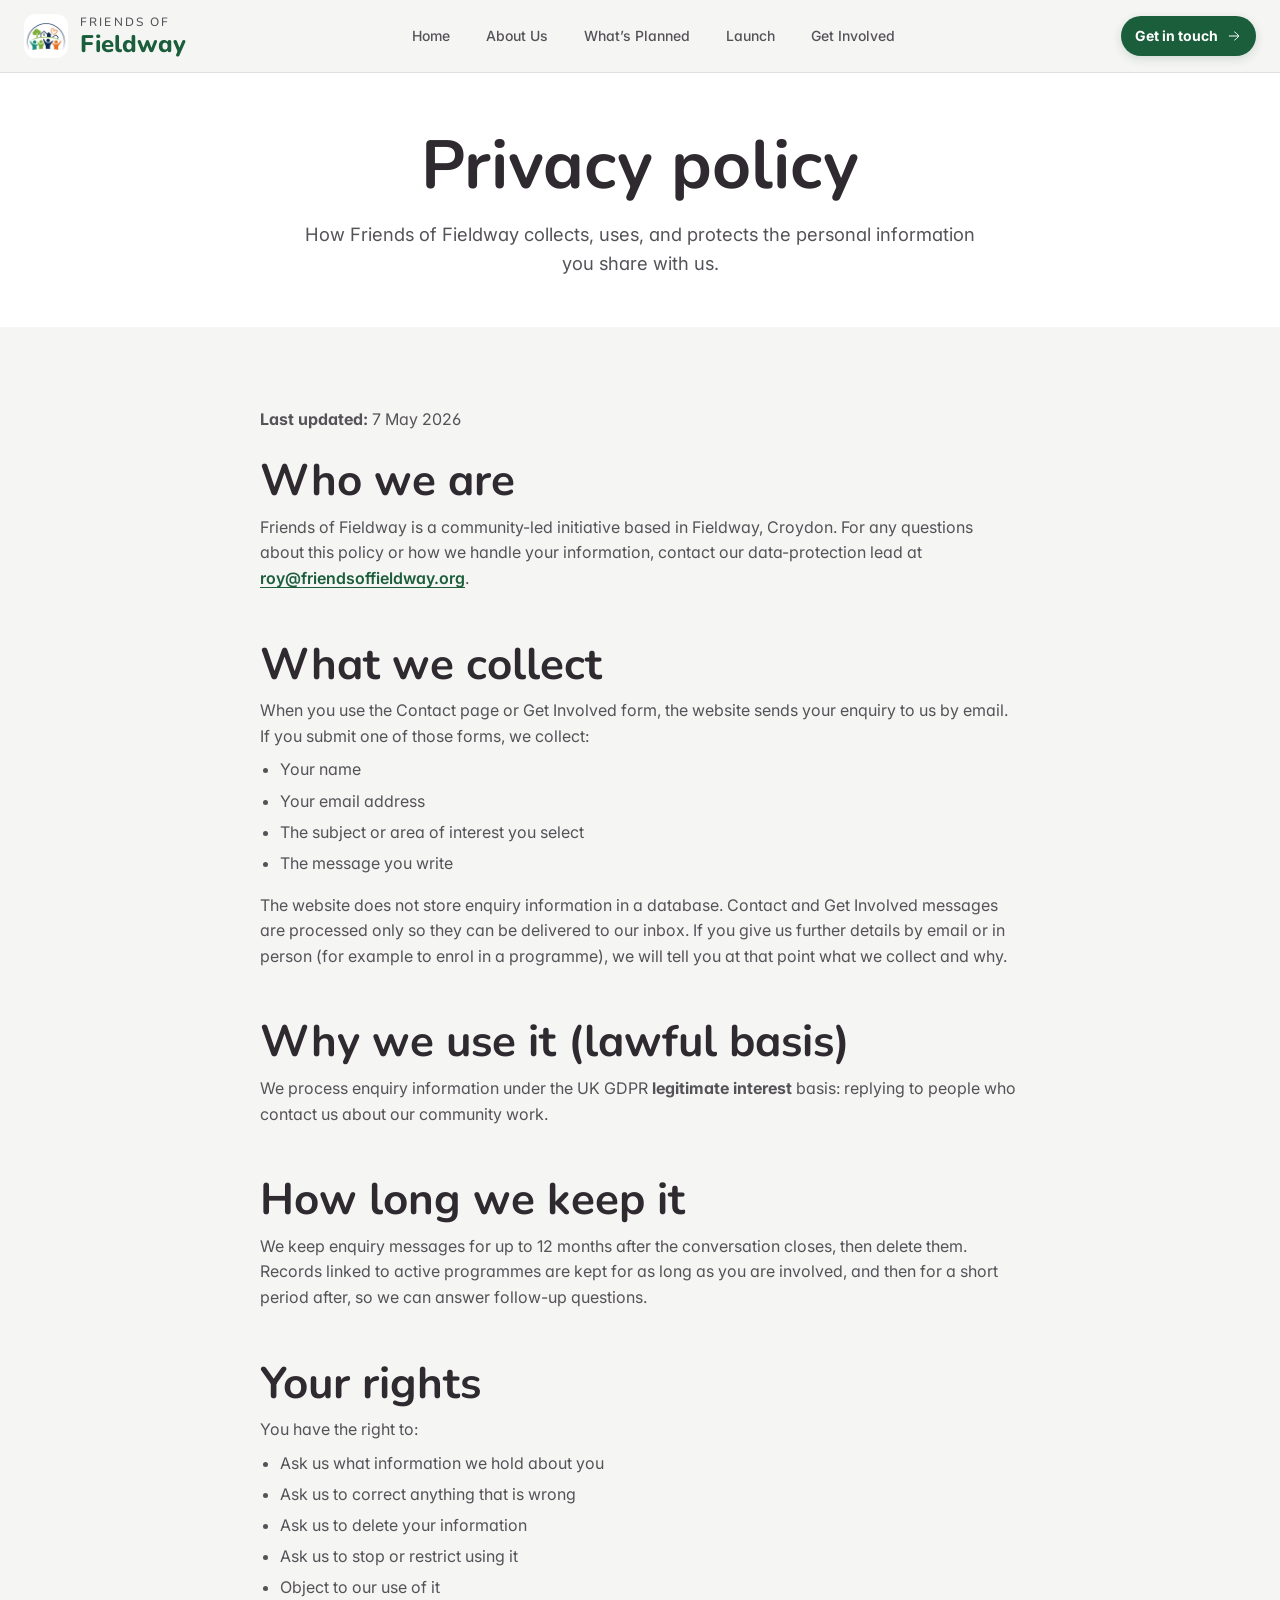
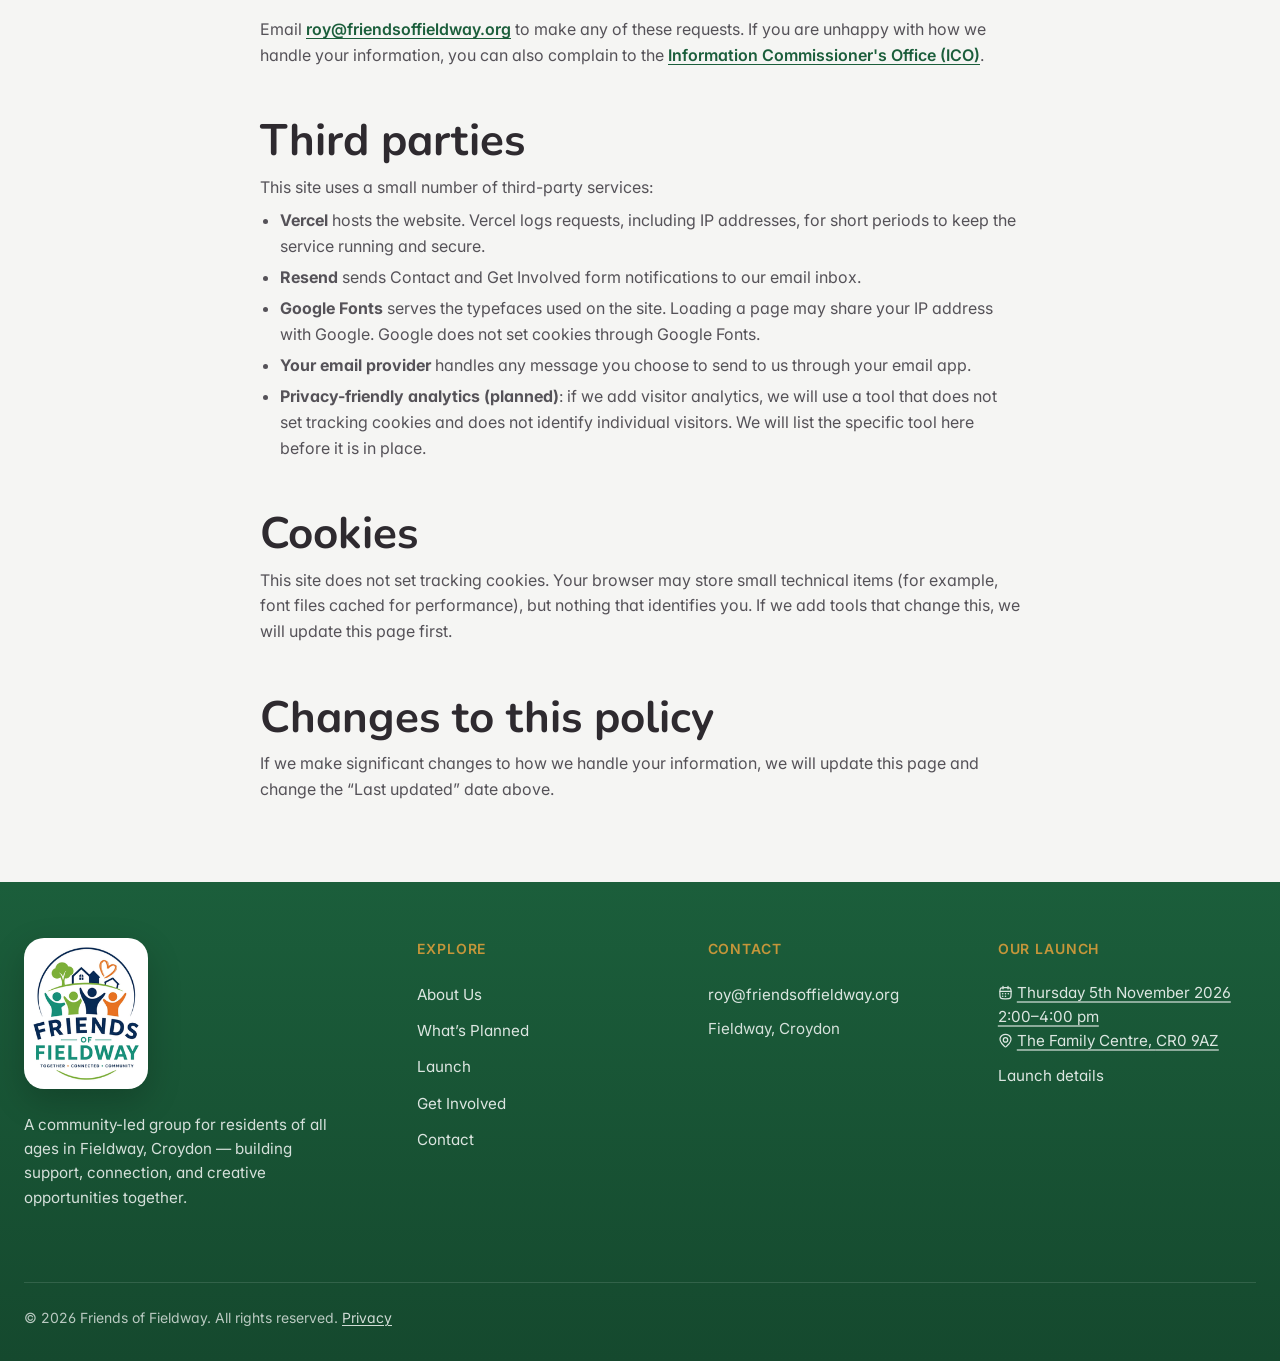
<file: privacy.html>
<!DOCTYPE html>
<html lang="en">
  <head>
    <meta charset="UTF-8" />
    <meta name="viewport" content="width=device-width, initial-scale=1.0" />
    <!-- Opt in before streamed HTML reaches external stylesheets. -->
    <style>
      @view-transition { navigation: auto; }
      @media (prefers-reduced-motion: reduce) {
        @view-transition { navigation: none; }
      }
    </style>
    <title>Privacy Policy | Friends of Fieldway</title>
    <meta name="description" content="How Friends of Fieldway collects, uses, and protects the personal information you share with us." />
    <meta name="robots" content="index, follow" />
    <meta property="og:title" content="Privacy Policy | Friends of Fieldway" />
    <meta property="og:description" content="How Friends of Fieldway collects, uses, and protects the personal information you share with us." />
    <meta property="og:type" content="website" />
    <meta property="og:site_name" content="Friends of Fieldway" />
    <meta property="og:image" content="https://friendsoffieldway.org/assets/share-logo-card.png" />
    <meta property="og:image:width" content="1200" />
    <meta property="og:image:height" content="630" />
    <meta property="og:image:alt" content="Friends of Fieldway logo" />
    <meta property="og:url" content="https://friendsoffieldway.org/privacy.html" />
    <meta name="twitter:card" content="summary_large_image" />
    <meta name="twitter:title" content="Privacy Policy | Friends of Fieldway" />
    <meta name="twitter:description" content="How Friends of Fieldway collects, uses, and protects the personal information you share with us." />
    <meta name="twitter:image" content="https://friendsoffieldway.org/assets/share-logo-card.png" />
    <link rel="canonical" href="https://friendsoffieldway.org/privacy.html" />
    <link rel="icon" type="image/png" sizes="96x96" href="./assets/favicon-20260508.png" />
    <link rel="shortcut icon" href="/favicon.ico" />
    <link rel="apple-touch-icon" href="./assets/favicon-20260508.png" />
    <link rel="preconnect" href="https://fonts.googleapis.com" />
    <link rel="preconnect" href="https://fonts.gstatic.com" crossorigin />
    <link href="https://fonts.googleapis.com/css2?family=Nunito:wght@400;500;600;700;800&amp;family=Inter:wght@400;500;600&amp;display=swap" rel="stylesheet" />
    <link rel="stylesheet" href="./styles.css?v=20261011-16" />
  </head>
  <body>
    <a href="#main" class="skip-link">Skip to main content</a>
    <div class="scroll-progress" aria-hidden="true"></div>

    <!-- HEADER -->
    <header class="site-header">
      <div class="container">
        <a class="brand" href="./">
          <img class="brand__logo" src="./assets/logo-mark.png" alt="" width="44" height="44" />
          <span class="brand__text">
            <span class="brand__pre">Friends of </span><strong class="brand__main">Fieldway</strong>
          </span>
        </a>
        <button type="button" class="nav-toggle" aria-label="Open menu" aria-expanded="false" aria-controls="main-nav">
          <span class="nav-toggle-bar" aria-hidden="true">&nbsp;</span>
          <span class="nav-toggle-bar" aria-hidden="true">&nbsp;</span>
          <span class="nav-toggle-bar" aria-hidden="true">&nbsp;</span>
        </button>
        <nav class="nav" id="main-nav" aria-label="Primary">
          <a href="./" class="nav__link">Home</a>
          <a href="./about.html" class="nav__link">About Us</a>
          <a href="./programmes.html" class="nav__link">What&rsquo;s Planned</a>
          <a href="./events.html" class="nav__link">Launch</a>
          <a href="./get-involved.html" class="nav__link">Get Involved</a>
          <a href="./contact.html" class="nav__link nav__link--cta">Get in touch</a>
        </nav>
        <a class="header-contact-cta" href="./contact.html">
          <span>Get in touch</span>
          <svg viewBox="0 0 24 24" fill="none" aria-hidden="true" focusable="false"><path d="M18.5 12L4.99997 12" stroke="currentColor" stroke-linecap="round" stroke-linejoin="round" stroke-width="1.5" /><path d="M13 18C13 18 19 13.5811 19 12C19 10.4188 13 6 13 6" stroke="currentColor" stroke-linecap="round" stroke-linejoin="round" stroke-width="1.5" /></svg>
        </a>

      </div>
    </header>

    <main id="main">

      <!-- PAGE HERO -->
      <section class="page-hero" aria-labelledby="privacy-title">
        <div class="container">
          <h1 class="page-hero__title" id="privacy-title">Privacy policy</h1>
          <p class="page-hero__subtitle">
            How Friends of Fieldway collects, uses, and protects the personal information you share with us.
          </p>
        </div>
      </section>

      <!-- POLICY -->
      <section class="section section--cream" aria-label="Privacy policy content">
        <div class="container">
          <div class="prose policy-prose">

            <p class="policy-updated"><strong>Last updated:</strong> 7 May 2026</p>

            <h2>Who we are</h2>
            <p>
              Friends of Fieldway is a community-led initiative based in Fieldway, Croydon.
              For any questions about this policy or how we handle your information, contact our data-protection lead at
              <a href="mailto:roy@friendsoffieldway.org">roy@friendsoffieldway.org</a>.
            </p>

            <h2>What we collect</h2>
            <p>When you use the Contact page or Get Involved form, the website sends your enquiry to us by email. If you submit one of those forms, we collect:</p>
            <ul>
              <li>Your name</li>
              <li>Your email address</li>
              <li>The subject or area of interest you select</li>
              <li>The message you write</li>
            </ul>
            <p>
              The website does not store enquiry information in a database. Contact and Get Involved messages are processed only so they can be delivered to our inbox. If you give us further details by email or in person (for example to enrol in a programme), we will tell you at that point what we collect and why.
            </p>

            <h2>Why we use it (lawful basis)</h2>
            <p>
              We process enquiry information under the UK GDPR <strong>legitimate interest</strong> basis: replying to people who contact us about our community work.
            </p>

            <h2>How long we keep it</h2>
            <p>
              We keep enquiry messages for up to 12 months after the conversation closes, then delete them. Records linked to active programmes are kept for as long as you are involved, and then for a short period after, so we can answer follow-up questions.
            </p>

            <h2>Your rights</h2>
            <p>You have the right to:</p>
            <ul>
              <li>Ask us what information we hold about you</li>
              <li>Ask us to correct anything that is wrong</li>
              <li>Ask us to delete your information</li>
              <li>Ask us to stop or restrict using it</li>
              <li>Object to our use of it</li>
            </ul>
            <p>
              Email <a href="mailto:roy@friendsoffieldway.org">roy@friendsoffieldway.org</a> to make any of these requests. If you are unhappy with how we handle your information, you can also complain to the
              <a href="https://ico.org.uk/make-a-complaint/" target="_blank" rel="noopener noreferrer">Information Commissioner's Office (ICO)</a>.
            </p>

            <h2>Third parties</h2>
            <p>This site uses a small number of third-party services:</p>
            <ul>
              <li><strong>Vercel</strong> hosts the website. Vercel logs requests, including IP addresses, for short periods to keep the service running and secure.</li>
              <li><strong>Resend</strong> sends Contact and Get Involved form notifications to our email inbox.</li>
              <li><strong>Google Fonts</strong> serves the typefaces used on the site. Loading a page may share your IP address with Google. Google does not set cookies through Google Fonts.</li>
              <li><strong>Your email provider</strong> handles any message you choose to send to us through your email app.</li>
              <li><strong>Privacy-friendly analytics (planned)</strong>: if we add visitor analytics, we will use a tool that does not set tracking cookies and does not identify individual visitors. We will list the specific tool here before it is in place.</li>
            </ul>

            <h2>Cookies</h2>
            <p>
              This site does not set tracking cookies. Your browser may store small technical items (for example, font files cached for performance), but nothing that identifies you. If we add tools that change this, we will update this page first.
            </p>

            <h2>Changes to this policy</h2>
            <p>
              If we make significant changes to how we handle your information, we will update this page and change the &ldquo;Last updated&rdquo; date above.
            </p>

          </div>
        </div>
      </section>

    </main>

    <!-- FOOTER -->
    <footer class="site-footer">
      <div class="container">
        <div class="footer__grid">
          <div class="footer__brand">
            <a class="footer__logo-link" href="./" aria-label="Friends of Fieldway home">
              <img class="footer__logo" src="./assets/logo.png" alt="Friends of Fieldway logo" width="194" height="240" loading="lazy" decoding="async" />
            </a>
            <p>A community-led group for residents of all ages in Fieldway, Croydon &mdash; building support, connection, and creative opportunities together.</p>
          </div>
          <div class="footer__col">
            <strong>Explore</strong>
            <a href="./about.html">About Us</a>
            <a href="./programmes.html">What&rsquo;s Planned</a>
            <a href="./events.html">Launch</a>
            <a href="./get-involved.html">Get Involved</a>
            <a href="./contact.html">Contact</a>
          </div>
          <div class="footer__col">
            <strong>Contact</strong>
            <a href="mailto:roy@friendsoffieldway.org">roy@friendsoffieldway.org</a>
            <p>Fieldway, Croydon</p>
          </div>
          <div class="footer__col">
            <strong>Our launch</strong>
            <p><a class="calendar-link" href="./assets/fieldway-launch-2026.ics" download><time datetime="2026-11-05T14:00">Thursday 5th November 2026</time><br /><span class="nowrap">2:00&ndash;4:00 pm</span><span class="sr-only"> (add to your calendar)</span></a><br /><a class="map-link" href="https://www.google.com/maps/dir/?api=1&amp;destination=The+Family+Centre%2C+Fieldway%2C+New+Addington%2C+Croydon%2C+CR0+9AZ%2C+UK" target="_blank" rel="noopener">The Family Centre, <span class="nowrap">CR0 9AZ</span><span class="sr-only"> (opens Google Maps)</span></a></p>
            <a href="./events.html">Launch details</a>
          </div>
        </div>
        <div class="footer__bottom">
          <p>&copy; 2026 Friends of Fieldway. All rights reserved. <a href="./privacy.html">Privacy</a></p>
        </div>
      </div>
    </footer>

    <button class="back-to-top" type="button" aria-label="Back to top" title="Back to top">
      <svg viewBox="0 0 24 24" fill="none" aria-hidden="true" focusable="false"><path d="M12 5.5V19" stroke="currentColor" stroke-linecap="round" stroke-linejoin="round" stroke-width="1.5" /><path d="M18 11C18 11 13.5811 5.00001 12 5C10.4188 4.99999 6 11 6 11" stroke="currentColor" stroke-linecap="round" stroke-linejoin="round" stroke-width="1.5" /></svg>
    </button>
    <script src="./script.js?v=20261011-7"></script>
  </body>
</html>
</file>
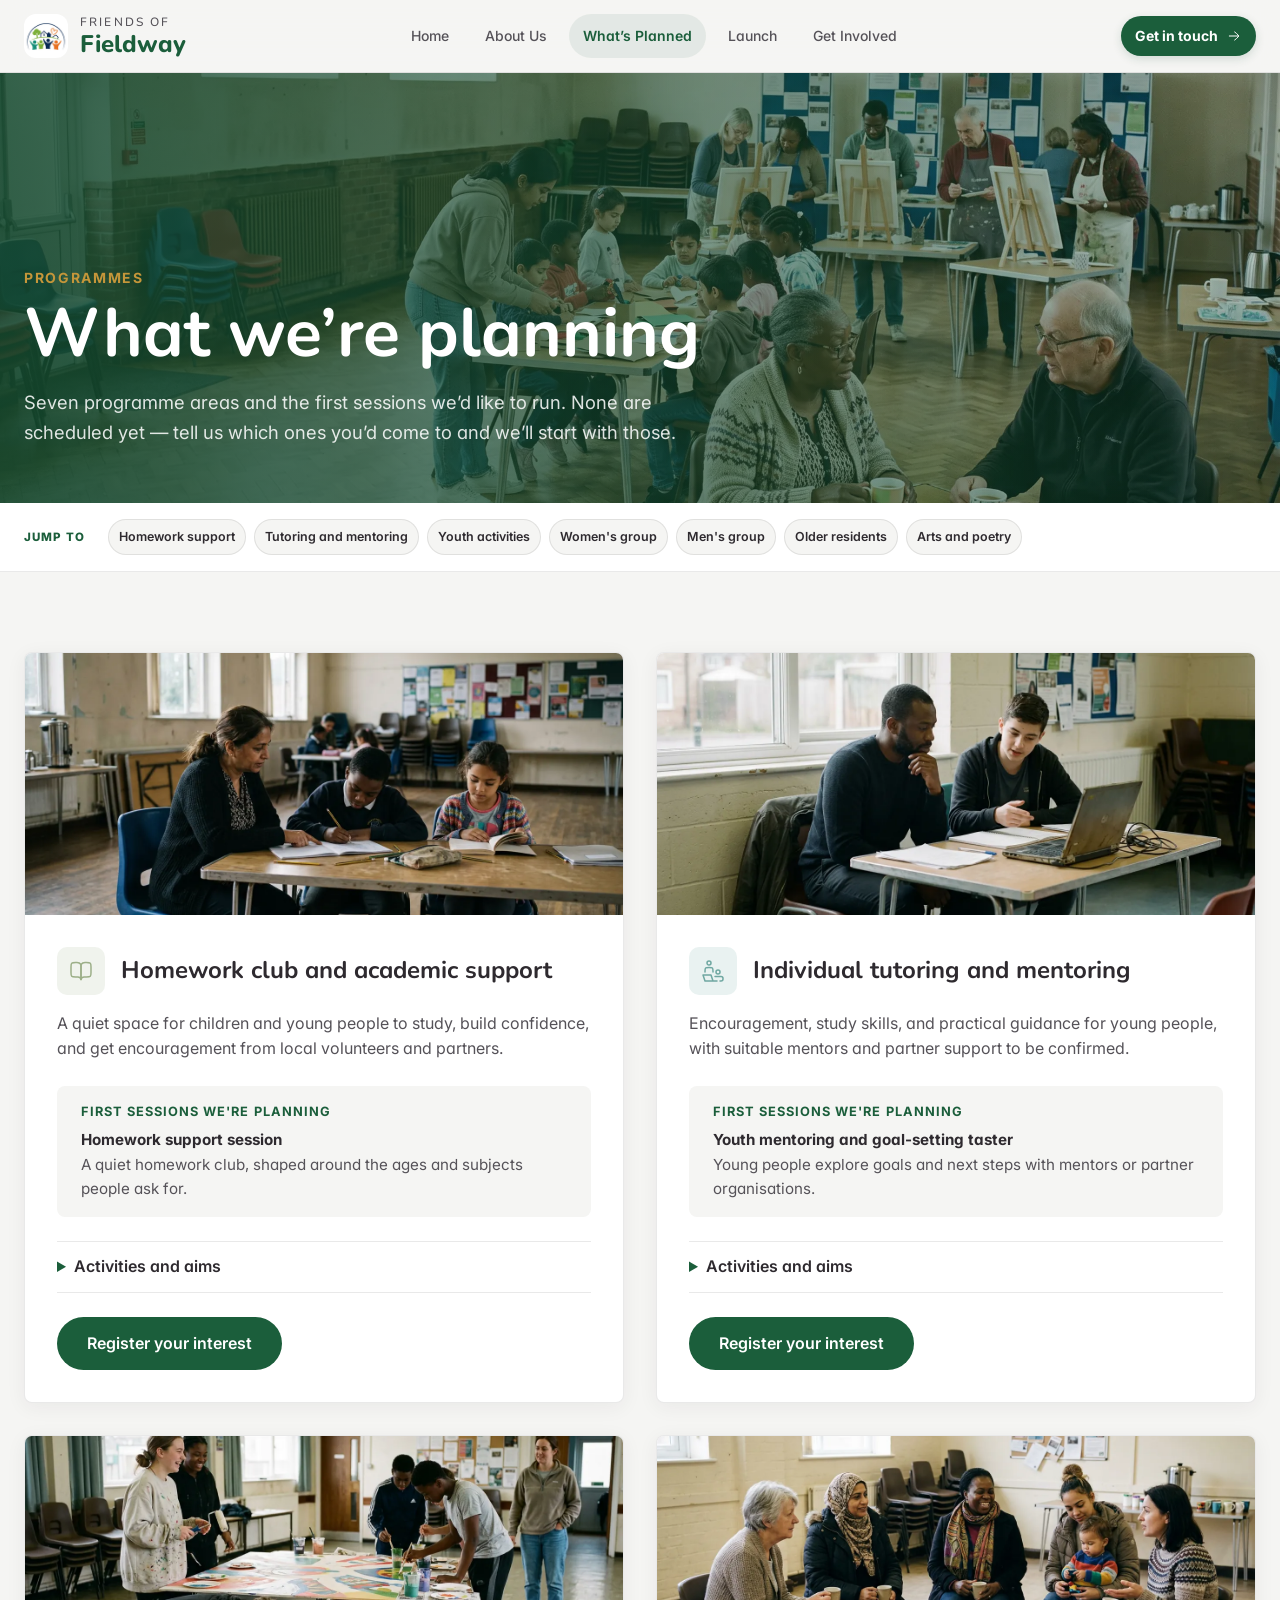
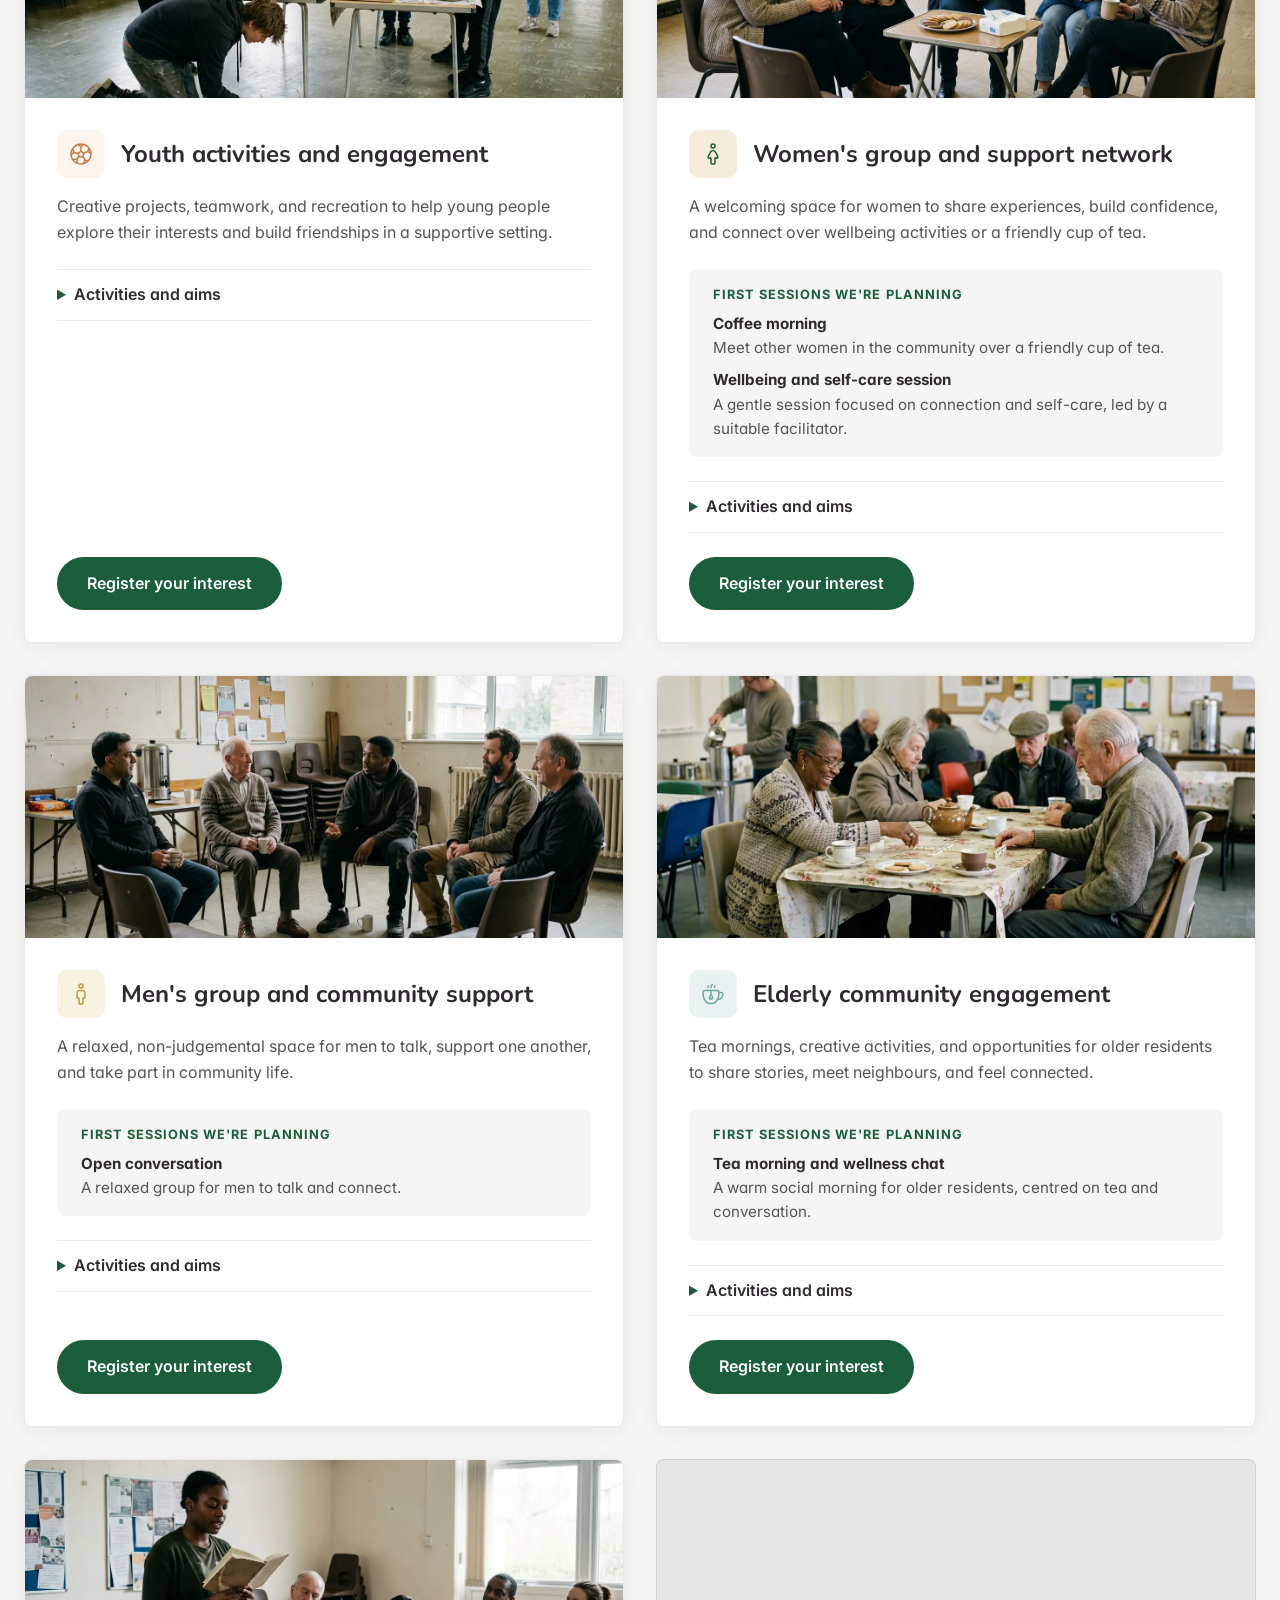
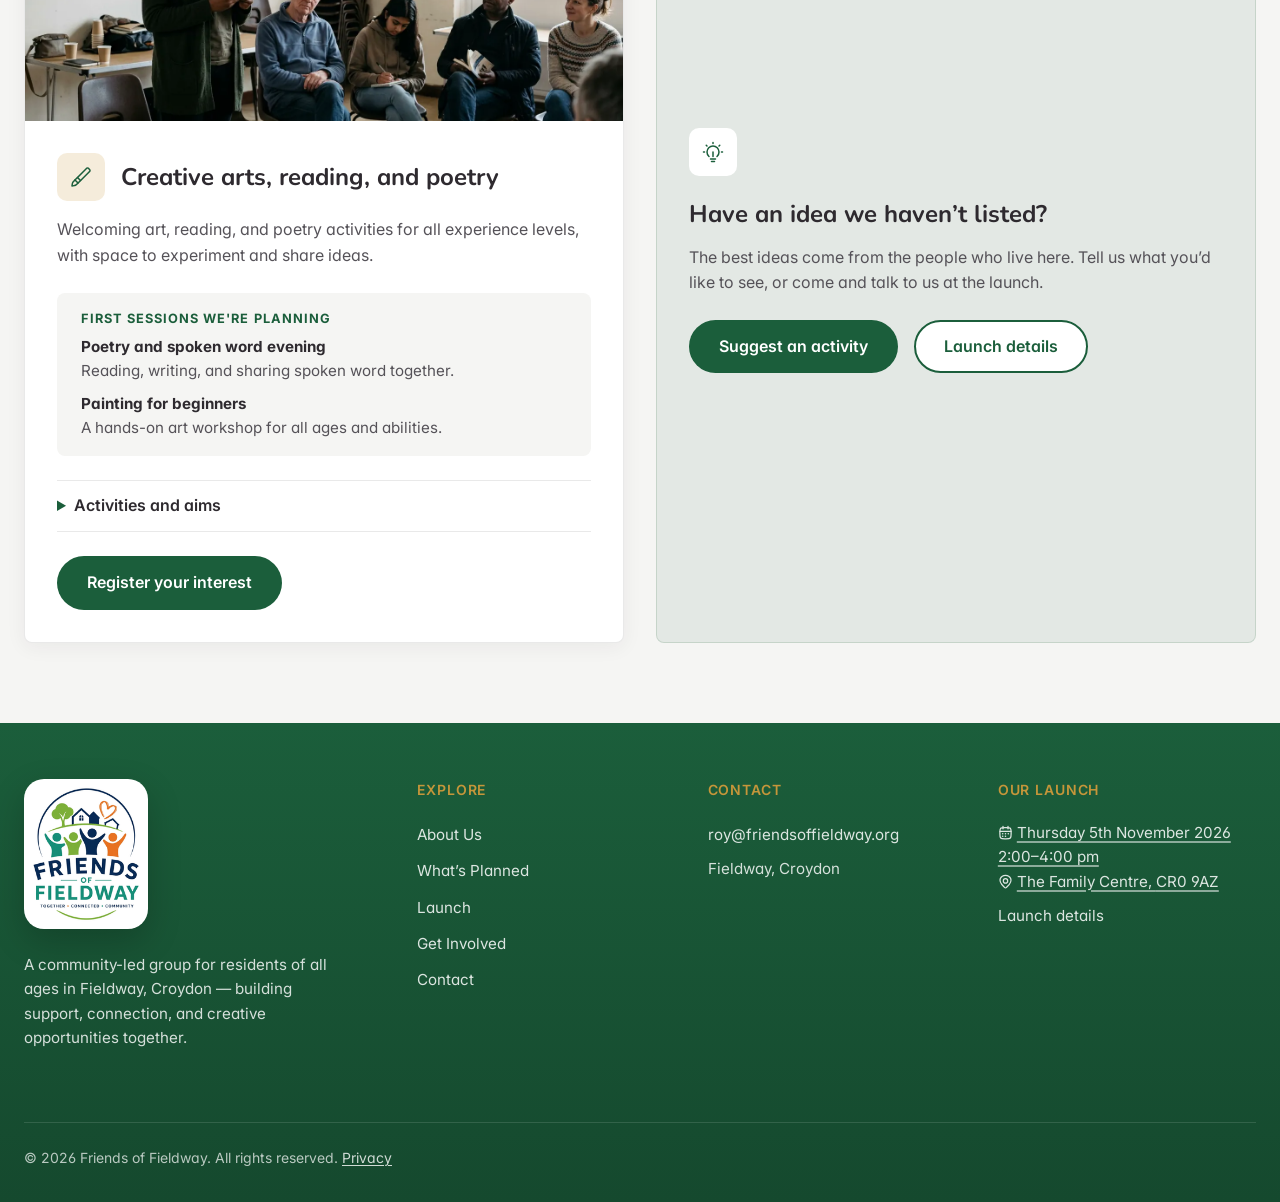
<file: programmes.html>
<!DOCTYPE html>
<html lang="en">
  <head>
    <meta charset="UTF-8" />
    <meta name="viewport" content="width=device-width, initial-scale=1.0" />
    <!-- Opt in before streamed HTML reaches external stylesheets. -->
    <style>
      @view-transition { navigation: auto; }
      @media (prefers-reduced-motion: reduce) {
        @view-transition { navigation: none; }
      }
    </style>
    <title>What We&rsquo;re Planning | Friends of Fieldway</title>
    <meta name="description" content="Explore the programme areas Friends of Fieldway is shaping with local volunteers and partners, including study support, mentoring, social groups, elderly engagement, and creative arts." />
    <meta property="og:title" content="What We're Planning | Friends of Fieldway" />
    <meta property="og:description" content="Explore the programme areas Friends of Fieldway is shaping with local volunteers and partners, including study support, mentoring, social groups, elderly engagement, and creative arts." />
    <meta property="og:type" content="website" />
    <meta property="og:site_name" content="Friends of Fieldway" />
    <meta property="og:image" content="https://friendsoffieldway.org/assets/hero-programmes.webp" />
    <meta property="og:image:width" content="1920" />
    <meta property="og:image:height" content="1072" />
    <meta property="og:image:alt" content="A community centre hall with several activities running at once" />
    <meta property="og:url" content="https://friendsoffieldway.org/programmes.html" />
    <meta name="twitter:card" content="summary_large_image" />
    <meta name="twitter:title" content="What We're Planning | Friends of Fieldway" />
    <meta name="twitter:description" content="Explore the programme areas Friends of Fieldway is shaping with local volunteers and partners, including study support, mentoring, social groups, elderly engagement, and creative arts." />
    <meta name="twitter:image" content="https://friendsoffieldway.org/assets/hero-programmes.webp" />
    <link rel="canonical" href="https://friendsoffieldway.org/programmes.html" />
    <link rel="icon" type="image/png" sizes="96x96" href="./assets/favicon-20260508.png" />
    <link rel="shortcut icon" href="/favicon.ico" />
    <link rel="apple-touch-icon" href="./assets/favicon-20260508.png" />
    <link rel="preload" as="image" href="./assets/hero-programmes.webp" fetchpriority="high" />
    <link rel="preconnect" href="https://fonts.googleapis.com" />
    <link rel="preconnect" href="https://fonts.gstatic.com" crossorigin />
    <link href="https://fonts.googleapis.com/css2?family=Nunito:wght@400;500;600;700;800&amp;family=Inter:wght@400;500;600&amp;display=swap" rel="stylesheet" />
    <link rel="stylesheet" href="./styles.css?v=20261011-16" />
  </head>
  <body>
    <a href="#main" class="skip-link">Skip to main content</a>
    <div class="scroll-progress" aria-hidden="true"></div>

    <!-- HEADER -->
    <header class="site-header">
      <div class="container">
        <a class="brand" href="./">
          <img class="brand__logo" src="./assets/logo-mark.png" alt="" width="44" height="44" />
          <span class="brand__text">
            <span class="brand__pre">Friends of </span><strong class="brand__main">Fieldway</strong>
          </span>
        </a>
        <button type="button" class="nav-toggle" aria-label="Open menu" aria-expanded="false" aria-controls="main-nav">
          <span class="nav-toggle-bar" aria-hidden="true">&nbsp;</span>
          <span class="nav-toggle-bar" aria-hidden="true">&nbsp;</span>
          <span class="nav-toggle-bar" aria-hidden="true">&nbsp;</span>
        </button>
        <nav class="nav" id="main-nav" aria-label="Primary">
          <a href="./" class="nav__link">Home</a>
          <a href="./about.html" class="nav__link">About Us</a>
          <a href="./programmes.html" class="nav__link nav__link--active" aria-current="page">What&rsquo;s Planned</a>
          <a href="./events.html" class="nav__link">Launch</a>
          <a href="./get-involved.html" class="nav__link">Get Involved</a>
          <a href="./contact.html" class="nav__link nav__link--cta">Get in touch</a>
        </nav>
        <a class="header-contact-cta" href="./contact.html">
          <span>Get in touch</span>
          <svg viewBox="0 0 24 24" fill="none" aria-hidden="true" focusable="false"><path d="M18.5 12L4.99997 12" stroke="currentColor" stroke-linecap="round" stroke-linejoin="round" stroke-width="1.5" /><path d="M13 18C13 18 19 13.5811 19 12C19 10.4188 13 6 13 6" stroke="currentColor" stroke-linecap="round" stroke-linejoin="round" stroke-width="1.5" /></svg>
        </a>

      </div>
    </header>

    <main id="main">

      <!-- PAGE HERO -->
      <section class="page-hero page-hero--image page-hero--programmes" aria-labelledby="programmes-title">
        <div class="page-hero__media" aria-hidden="true">
          <img src="./assets/hero-programmes.webp" alt="" width="1920" height="1072" loading="eager" decoding="async" fetchpriority="high" />
        </div>
        <div class="container">
          <p class="page-hero__eyebrow">Programmes</p>
          <h1 class="page-hero__title" id="programmes-title">What we&rsquo;re planning</h1>
          <p class="page-hero__subtitle">
            Seven programme areas and the first sessions we&rsquo;d like to run. None are scheduled yet &mdash; tell us which ones you&rsquo;d come to and we&rsquo;ll start with those.
          </p>
        </div>
      </section>

      <nav class="programme-jump" aria-label="Jump to a programme">
        <div class="container">
          <span class="programme-jump__label">Jump to</span>
          <div class="programme-jump__links">
            <a class="programme-jump__link" href="#homework-club">Homework support</a>
            <a class="programme-jump__link" href="#tutoring-mentoring">Tutoring and mentoring</a>
            <a class="programme-jump__link" href="#youth-activities">Youth activities</a>
            <a class="programme-jump__link" href="#womens-group">Women's group</a>
            <a class="programme-jump__link" href="#mens-group">Men's group</a>
            <a class="programme-jump__link" href="#elderly-engagement">Older residents</a>
            <a class="programme-jump__link" href="#creative-arts">Arts and poetry</a>
          </div>
        </div>
      </nav>

      <!-- PROGRAMMES -->
      <section class="section section--cream" aria-label="Programme details">
        <div class="container">
          <div class="programme-list">

          <article class="programme-detail reveal" id="homework-club">
            <div class="programme-detail__media">
              <img src="./assets/programme-homework.webp" alt="A volunteer helping two primary-school children with their homework at a community centre table" width="1376" height="768" loading="lazy" decoding="async" />
            </div>
            <div class="programme-detail__content">
              <div class="programme-detail__header">
                <div class="programme-detail__icon" style="--accent: var(--sage); --accent-bg: var(--sage-light)">
                  <svg viewBox="0 0 24 24" fill="none" aria-hidden="true" focusable="false"><path d="M7.99978 3.5H6.60021C4.43183 3.5 3.34764 3.5 2.67399 4.17362C2.00034 4.84724 2.00029 5.93144 2.00021 8.09982L2 13.3998C1.99992 15.5684 1.99987 16.6526 2.67353 17.3263C3.34719 18 4.43146 18 6.6 18H8.95042C10.4329 18 11.7092 19.0464 11.9999 20.5V5.5C11.0556 4.24097 9.99989 3.5 7.99978 3.5Z" stroke="currentColor" stroke-linecap="round" stroke-linejoin="round" stroke-width="1.5" /><path d="M16.0001 3.5H17.3997C19.5681 3.5 20.6523 3.5 21.3259 4.17362C21.9996 4.84724 21.9996 5.93144 21.9997 8.09982L21.9999 13.3998C22 15.5684 22 16.6526 21.3264 17.3263C20.6527 18 19.5684 18 17.3999 18H15.0495C13.567 18 12.2907 19.0464 12 20.5V5.5C12.9443 4.24097 14 3.5 16.0001 3.5Z" stroke="currentColor" stroke-linecap="round" stroke-linejoin="round" stroke-width="1.5" /></svg>
                </div>
                <h2 class="programme-detail__title">Homework club and academic support</h2>
              </div>
              <p class="programme-detail__text"> A quiet space for children and young people to study, build confidence, and get encouragement from local volunteers and partners. </p>
              <div class="programme-sessions">
                <p class="programme-sessions__title">First sessions we're planning</p>
                <ul>
                  <li><strong>Homework support session</strong> A quiet homework club, shaped around the ages and subjects people ask for.</li>
                </ul>
              </div>
              <details class="programme-more">
                <summary>Activities and aims</summary>
                <ul class="programme-detail__list" style="--accent: var(--sage)">
                <li>Quiet and structured study space after school</li>
                <li>General homework encouragement and study routine support</li>
                <li>Access to books, worksheets, and quiet study materials where available</li>
                <li>Building confidence and positive study habits</li>
                <li>Signposting to specialist academic support where needed</li>
              </ul>
              <div class="programme-detail__outcomes">
                <strong>Positive outcomes</strong>
                <p>Children develop stronger study routines, greater confidence, and a more positive relationship with learning.</p>
              </div>
              </details>
              <a href="./contact.html?programme=homework-club#contact-form" class="btn btn--primary">Register your interest</a>
            </div>
          </article>

          <article class="programme-detail reveal" id="tutoring-mentoring">
            <div class="programme-detail__media">
              <img src="./assets/programme-mentoring.webp" alt="A mentor listening as a teenager talks through his work on a laptop" width="1376" height="768" loading="lazy" decoding="async" />
            </div>
            <div class="programme-detail__content">
              <div class="programme-detail__header">
                <div class="programme-detail__icon" style="--accent: var(--teal); --accent-bg: var(--teal-light)">
                  <svg viewBox="0 0 24 24" fill="none" aria-hidden="true" focusable="false"><path d="M12 22L10 16H2L4 22H12ZM12 22H16" stroke="currentColor" stroke-linecap="round" stroke-linejoin="round" stroke-width="1.5" /><path d="M12 13V12.5C12 10.6144 12 9.67157 11.4142 9.08579C10.8284 8.5 9.88562 8.5 8 8.5C6.11438 8.5 5.17157 8.5 4.58579 9.08579C4 9.67157 4 10.6144 4 12.5V13" stroke="currentColor" stroke-linecap="round" stroke-linejoin="round" stroke-width="1.5" /><path d="M19 13C19 14.1046 18.1046 15 17 15C15.8954 15 15 14.1046 15 13C15 11.8954 15.8954 11 17 11C18.1046 11 19 11.8954 19 13Z" stroke="currentColor" stroke-width="1.5" /><path d="M10 4C10 5.10457 9.10457 6 8 6C6.89543 6 6 5.10457 6 4C6 2.89543 6.89543 2 8 2C9.10457 2 10 2.89543 10 4Z" stroke="currentColor" stroke-width="1.5" /><path d="M14 17.5H20C21.1046 17.5 22 18.3954 22 19.5V20C22 21.1046 21.1046 22 20 22H19" stroke="currentColor" stroke-linecap="round" stroke-width="1.5" /></svg>
                </div>
                <h2 class="programme-detail__title">Individual tutoring and mentoring</h2>
              </div>
              <p class="programme-detail__text"> Encouragement, study skills, and practical guidance for young people, with suitable mentors and partner support to be confirmed. </p>
              <div class="programme-sessions">
                <p class="programme-sessions__title">First sessions we're planning</p>
                <ul>
                  <li><strong>Youth mentoring and goal-setting taster</strong> Young people explore goals and next steps with mentors or partner organisations.</li>
                </ul>
              </div>
              <details class="programme-more">
                <summary>Activities and aims</summary>
                <ul class="programme-detail__list" style="--accent: var(--teal)">
                <li>One-to-one or small group support when suitable mentors are confirmed</li>
                <li>Study skills and confidence-building conversations</li>
                <li>Personal development and confidence building</li>
                <li>Goal setting and positive mentoring relationships</li>
                <li>Referral to partner support where a young person needs specialist help</li>
              </ul>
              <div class="programme-detail__outcomes">
                <strong>Positive outcomes</strong>
                <p>Young people gain confidence, set realistic goals, and build relationships with positive role models.</p>
              </div>
              </details>
              <a href="./contact.html?programme=tutoring-mentoring#contact-form" class="btn btn--primary">Register your interest</a>
            </div>
          </article>

          <article class="programme-detail reveal" id="youth-activities">
            <div class="programme-detail__media">
              <img src="./assets/programme-youth.webp" alt="Teenagers painting a large mural board together at a youth session" width="1376" height="768" loading="lazy" decoding="async" />
            </div>
            <div class="programme-detail__content">
              <div class="programme-detail__header">
                <div class="programme-detail__icon" style="--accent: var(--peach-dark); --accent-bg: var(--peach-light)">
                  <svg viewBox="0 0 24 24" fill="none" aria-hidden="true" focusable="false"><path d="M22 12C22 17.5228 17.5228 22 12 22C6.47715 22 2 17.5228 2 12C2 6.47715 6.47715 2 12 2C17.5228 2 22 6.47715 22 12Z" stroke="currentColor" stroke-width="1.5" /><path d="M11.7077 9.34893C11.882 9.21702 12.118 9.21702 12.2923 9.34893L14.545 11.054C14.7193 11.1859 14.7922 11.4197 14.7256 11.6332L13.8652 14.3921C13.7986 14.6055 13.6077 14.75 13.3923 14.75H10.6077C10.3923 14.75 10.2014 14.6055 10.1348 14.3921L9.27437 11.6332C9.20781 11.4197 9.28073 11.1859 9.45499 11.054L11.7077 9.34893Z" stroke="currentColor" stroke-width="1.5" /><path d="M12 9V5M15 11L19 9.5M14 15L16 18M10 14.5L8 17M9 11.5L5 10.5" stroke="currentColor" stroke-linecap="round" stroke-linejoin="round" stroke-width="1.5" /><path d="M9 2.5L12.0165 4.62241L15 2.5M2 12.7998L5.19655 10.4388L3.55548 6.72045M19.4703 18.8531L15.6158 18.1555L14.2655 22M20.0298 6.19586L18.8035 9.38978L22 11.7507M8.00992 21.4059L8.05142 17.1665L4.00331 17.21" stroke="currentColor" stroke-linejoin="round" stroke-width="1.5" /></svg>
                </div>
                <h2 class="programme-detail__title">Youth activities and engagement</h2>
              </div>
              <p class="programme-detail__text"> Creative projects, teamwork, and recreation to help young people explore their interests and build friendships in a supportive setting. </p>
              <details class="programme-more">
                <summary>Activities and aims</summary>
                <ul class="programme-detail__list" style="--accent: var(--peach)">
                <li>Creative workshops and hands-on projects</li>
                <li>Group discussions on topics that matter to young people</li>
                <li>Life skills, teamwork, and communication training</li>
                <li>Sports and recreational activities</li>
                <li>Leadership development and volunteering opportunities</li>
              </ul>
              <div class="programme-detail__outcomes">
                <strong>Positive outcomes</strong>
                <p>Young people build self-esteem, develop practical skills, and form positive connections with peers and mentors.</p>
              </div>
              </details>
              <a href="./contact.html?programme=youth-activities#contact-form" class="btn btn--primary">Register your interest</a>
            </div>
          </article>

          <article class="programme-detail reveal" id="womens-group">
            <div class="programme-detail__media">
              <img src="./assets/programme-womens-group.webp" alt="Women of different ages chatting over mugs of tea at a coffee morning" width="1376" height="768" loading="lazy" decoding="async" />
            </div>
            <div class="programme-detail__content">
              <div class="programme-detail__header">
                <div class="programme-detail__icon" style="--accent: var(--green); --accent-bg: var(--gold-light)">
                  <svg viewBox="0 0 24 24" fill="none" aria-hidden="true" focusable="false"><path d="M14 4C14 5.10457 13.1046 6 12 6C10.8954 6 10 5.10457 10 4C10 2.89543 10.8954 2 12 2C13.1046 2 14 2.89543 14 4Z" stroke="currentColor" stroke-linecap="round" stroke-linejoin="round" stroke-width="1.5" /><path d="M10.0002 16V20C10.0002 20.9428 10.0002 21.4142 10.2931 21.7071C10.586 22 11.0574 22 12.0002 22C12.943 22 13.4144 22 13.7073 21.7071C14.0002 21.4142 14.0002 20.9428 14.0002 20V16L14.2603 16.0007C15.8127 16.0005 16.5889 16.0004 16.8927 15.5149C17.1965 15.0295 16.8312 14.3728 16.1007 13.0595L14.3008 9.82358C13.8476 9.00874 12.9628 8.49982 11.9996 8.5C11.0368 8.50018 10.1525 9.00901 9.69941 9.82351L7.89935 13.0595C7.1688 14.3728 6.80353 15.0294 7.10731 15.5149C7.41109 16.0004 8.1873 16.0005 9.73972 16.0007L10.0002 16Z" stroke="currentColor" stroke-linejoin="round" stroke-width="1.5" /></svg>
                </div>
                <h2 class="programme-detail__title">Women's group and support network</h2>
              </div>
              <p class="programme-detail__text"> A welcoming space for women to share experiences, build confidence, and connect over wellbeing activities or a friendly cup of tea. </p>
              <div class="programme-sessions">
                <p class="programme-sessions__title">First sessions we're planning</p>
                <ul>
                  <li><strong>Coffee morning</strong> Meet other women in the community over a friendly cup of tea.</li>
                  <li><strong>Wellbeing and self-care session</strong> A gentle session focused on connection and self-care, led by a suitable facilitator.</li>
                </ul>
              </div>
              <details class="programme-more">
                <summary>Activities and aims</summary>
                <ul class="programme-detail__list" style="--accent: var(--gold)">
                <li>Wellbeing and self-care sessions</li>
                <li>Parenting support discussions and workshops</li>
                <li>Skills development and confidence building</li>
                <li>Social gatherings and community events</li>
                <li>A safe and supportive space to share and be heard</li>
              </ul>
              <div class="programme-detail__outcomes">
                <strong>Positive outcomes</strong>
                <p>Women build stronger support networks, develop new skills, and feel more confident and connected in their community.</p>
              </div>
              </details>
              <a href="./contact.html?programme=womens-group#contact-form" class="btn btn--primary">Register your interest</a>
            </div>
          </article>

          <article class="programme-detail reveal" id="mens-group">
            <div class="programme-detail__media">
              <img src="./assets/programme-mens-group.webp" alt="A group of men talking over tea in a circle of chairs" width="1376" height="768" loading="lazy" decoding="async" />
            </div>
            <div class="programme-detail__content">
              <div class="programme-detail__header">
                <div class="programme-detail__icon" style="--accent: var(--mustard-dark); --accent-bg: var(--mustard-light)">
                  <svg viewBox="0 0 24 24" fill="none" aria-hidden="true" focusable="false"><path d="M14 4C14 5.10457 13.1046 6 12 6C10.8954 6 10 5.10457 10 4C10 2.89543 10.8954 2 12 2C13.1046 2 14 2.89543 14 4Z" stroke="currentColor" stroke-linecap="round" stroke-linejoin="round" stroke-width="1.5" /><path d="M16 12.5C16 10.6144 16 9.67157 15.4142 9.08579C14.8284 8.5 13.8856 8.5 12 8.5C10.1144 8.5 9.17157 8.5 8.58579 9.08579C8 9.67157 8 10.6144 8 12.5V14C8 14.9428 8 15.4142 8.29289 15.7071C8.58579 16 9.05719 16 10 16V20C10 20.9428 10 21.4142 10.2929 21.7071C10.5858 22 11.0572 22 12 22C12.9428 22 13.4142 22 13.7071 21.7071C14 21.4142 14 20.9428 14 20V16C14.9428 16 15.4142 16 15.7071 15.7071C16 15.4142 16 14.9428 16 14V12.5Z" stroke="currentColor" stroke-linejoin="round" stroke-width="1.5" /></svg>
                </div>
                <h2 class="programme-detail__title">Men's group and community support</h2>
              </div>
              <p class="programme-detail__text"> A relaxed, non-judgemental space for men to talk, support one another, and take part in community life. </p>
              <div class="programme-sessions">
                <p class="programme-sessions__title">First sessions we're planning</p>
                <ul>
                  <li><strong>Open conversation</strong> A relaxed group for men to talk and connect.</li>
                </ul>
              </div>
              <details class="programme-more">
                <summary>Activities and aims</summary>
                <ul class="programme-detail__list" style="--accent: var(--mustard)">
                <li>Open discussion forums on topics that matter</li>
                <li>Personal development and wellbeing sessions</li>
                <li>Volunteering and community involvement opportunities</li>
                <li>Recreational activities and social events</li>
                <li>Peer support in a relaxed, non-judgemental setting</li>
              </ul>
              <div class="programme-detail__outcomes">
                <strong>Positive outcomes</strong>
                <p>Men develop stronger social connections, improved wellbeing, and a greater sense of purpose and belonging.</p>
              </div>
              </details>
              <a href="./contact.html?programme=mens-group#contact-form" class="btn btn--primary">Register your interest</a>
            </div>
          </article>

          <article class="programme-detail reveal" id="elderly-engagement">
            <div class="programme-detail__media">
              <img src="./assets/programme-older-residents.webp" alt="Older residents playing dominoes over a pot of tea" width="1376" height="768" loading="lazy" decoding="async" />
            </div>
            <div class="programme-detail__content">
              <div class="programme-detail__header">
                <div class="programme-detail__icon" style="--accent: var(--teal); --accent-bg: var(--teal-light)">
                  <svg viewBox="0 0 24 24" fill="none" aria-hidden="true" focusable="false"><path d="M18.2505 10.5H19.6403C21.4918 10.5 22.0421 10.7655 21.9975 12.0838C21.9237 14.2674 20.939 16.8047 17 17.5" stroke="currentColor" stroke-linecap="round" stroke-width="1.5" /><path d="M5.94627 20.6145C2.57185 18.02 2.07468 14.3401 2.00143 10.5001C1.96979 8.8413 2.45126 8.5 4.65919 8.5H15.3408C17.5487 8.5 18.0302 8.8413 17.9986 10.5001C17.9253 14.3401 17.4281 18.02 14.0537 20.6145C13.0934 21.3528 12.2831 21.5 10.9194 21.5H9.08064C7.71686 21.5 6.90658 21.3528 5.94627 20.6145Z" stroke="currentColor" stroke-linecap="round" stroke-width="1.5" /><path d="M10 8.5V13.5M8.50424 16.2966L8.79616 14.4451C8.88166 13.9028 9.39425 13.5 9.99884 13.5C10.6034 13.5 11.116 13.9028 11.2015 14.4451L11.4934 16.2966C11.6508 17.2944 8.36613 17.1726 8.50424 16.2966Z" stroke="currentColor" stroke-linecap="round" stroke-linejoin="round" stroke-width="1.5" /><path d="M11.3089 2.5C10.7622 2.83861 10.0012 4 10.0012 5.5M7.53971 4C7.53971 4 7 4.5 7 5.5M14.0012 4C13.7279 4.1693 13.5 5 13.5 5.5" stroke="currentColor" stroke-linecap="round" stroke-linejoin="round" stroke-width="1.5" /></svg>
                </div>
                <h2 class="programme-detail__title">Elderly community engagement</h2>
              </div>
              <p class="programme-detail__text"> Tea mornings, creative activities, and opportunities for older residents to share stories, meet neighbours, and feel connected. </p>
              <div class="programme-sessions">
                <p class="programme-sessions__title">First sessions we're planning</p>
                <ul>
                  <li><strong>Tea morning and wellness chat</strong> A warm social morning for older residents, centred on tea and conversation.</li>
                </ul>
              </div>
              <details class="programme-more">
                <summary>Activities and aims</summary>
                <ul class="programme-detail__list" style="--accent: var(--teal)">
                <li>Tea mornings and social meetups as capacity allows</li>
                <li>Gentle wellness sessions and health awareness</li>
                <li>Storytelling and sharing life experiences</li>
                <li>Arts, crafts, and creative activities</li>
                <li>Intergenerational events with younger community members</li>
              </ul>
              <div class="programme-detail__outcomes">
                <strong>Positive outcomes</strong>
                <p>Older residents enjoy less isolation, better wellbeing, and a stronger sense of belonging in their community.</p>
              </div>
              </details>
              <a href="./contact.html?programme=elderly-engagement#contact-form" class="btn btn--primary">Register your interest</a>
            </div>
          </article>

          <article class="programme-detail reveal" id="creative-arts">
            <div class="programme-detail__media">
              <img src="./assets/programme-creative-arts.webp" alt="A young woman reading aloud from a book to a small seated group of mixed ages" width="1376" height="768" loading="lazy" decoding="async" />
            </div>
            <div class="programme-detail__content">
              <div class="programme-detail__header">
                <div class="programme-detail__icon" style="--accent: var(--green); --accent-bg: var(--gold-light)">
                  <svg viewBox="0 0 24 24" fill="none" aria-hidden="true" focusable="false"><path d="M3.89089 20.8727L3 21L3.12727 20.1091C3.32086 18.754 3.41765 18.0764 3.71832 17.4751C4.01899 16.8738 4.50296 16.3898 5.47091 15.4218L16.9827 3.91009C17.4062 3.48654 17.618 3.27476 17.8464 3.16155C18.2811 2.94615 18.7914 2.94615 19.2261 3.16155C19.4546 3.27476 19.6663 3.48654 20.0899 3.91009C20.5135 4.33365 20.7252 4.54543 20.8385 4.77389C21.0539 5.20856 21.0539 5.71889 20.8385 6.15356C20.7252 6.38201 20.5135 6.59379 20.0899 7.01735L8.57816 18.5291C7.61022 19.497 7.12625 19.981 6.52491 20.2817C5.92357 20.5823 5.246 20.6791 3.89089 20.8727Z" stroke="currentColor" stroke-linecap="round" stroke-linejoin="round" stroke-width="1.5" /><path d="M6 15L9 18M8.5 12.5L11.5 15.5" stroke="currentColor" stroke-linecap="round" stroke-linejoin="round" stroke-width="1.5" /></svg>
                </div>
                <h2 class="programme-detail__title">Creative arts, reading, and poetry</h2>
              </div>
              <p class="programme-detail__text"> Welcoming art, reading, and poetry activities for all experience levels, with space to experiment and share ideas. </p>
              <div class="programme-sessions">
                <p class="programme-sessions__title">First sessions we're planning</p>
                <ul>
                  <li><strong>Poetry and spoken word evening</strong> Reading, writing, and sharing spoken word together.</li>
                  <li><strong>Painting for beginners</strong> A hands-on art workshop for all ages and abilities.</li>
                </ul>
              </div>
              <details class="programme-more">
                <summary>Activities and aims</summary>
                <ul class="programme-detail__list" style="--accent: var(--gold)">
                <li>Art workshops with painting, drawing, and mixed media</li>
                <li>Reading groups for all ages and interests</li>
                <li>Poetry writing workshops and spoken word sessions</li>
                <li>Community exhibitions and creative showcases</li>
                <li>Creative activities for children and young people</li>
              </ul>
              <div class="programme-detail__outcomes">
                <strong>Positive outcomes</strong>
                <p>Participants discover new forms of self-expression, build confidence, and experience the joy of creative community.</p>
              </div>
              </details>
              <a href="./contact.html?programme=creative-arts#contact-form" class="btn btn--primary">Register your interest</a>
            </div>
          </article>

          <aside class="programme-detail programme-detail--suggest reveal" aria-labelledby="suggest-title">
            <div class="programme-detail__content">
              <div class="programme-detail__icon">
                <svg viewBox="0 0 24 24" fill="none" aria-hidden="true" focusable="false"><path d="M8 16.4998C6.7725 15.4011 6 13.7768 6 11.9998C6 8.68605 8.68629 5.99976 12 5.99976C15.3137 5.99976 18 8.68605 18 11.9998C18 13.7768 17.2275 15.4011 16 16.4998" stroke="currentColor" stroke-linecap="round" stroke-width="1.5" /><path d="M12 11.9998V16.4998" stroke="currentColor" stroke-linecap="round" stroke-linejoin="round" stroke-width="1.5" /><path d="M9.5 18.9998H14.5" stroke="currentColor" stroke-linecap="round" stroke-linejoin="round" stroke-width="1.5" /><path d="M10.5 21.4998H13.5" stroke="currentColor" stroke-linecap="round" stroke-linejoin="round" stroke-width="1.5" /><path d="M3.5 11.9998H2.5M5.98438 5.97632L5.23438 5.23022M18.0195 5.97632L18.7695 5.23022M21.5 11.9998H20.5M12 2.49976V3.49976" stroke="currentColor" stroke-linecap="round" stroke-linejoin="round" stroke-width="1.5" /></svg>
              </div>
              <h2 class="programme-detail__title" id="suggest-title">Have an idea we haven&rsquo;t listed?</h2>
              <p class="programme-detail__text">The best ideas come from the people who live here. Tell us what you&rsquo;d like to see, or come and talk to us at the launch.</p>
              <div class="programme-detail__actions">
                <a class="btn btn--primary" href="./contact.html?topic=idea#contact-form">Suggest an activity</a>
                <a class="btn btn--secondary" href="./events.html">Launch details</a>
              </div>
            </div>
          </aside>

          </div>
        </div>
      </section>

    </main>

    <!-- FOOTER -->
    <footer class="site-footer">
      <div class="container">
        <div class="footer__grid">
          <div class="footer__brand">
            <a class="footer__logo-link" href="./" aria-label="Friends of Fieldway home">
              <img class="footer__logo" src="./assets/logo.png" alt="Friends of Fieldway logo" width="194" height="240" loading="lazy" decoding="async" />
            </a>
            <p>A community-led group for residents of all ages in Fieldway, Croydon &mdash; building support, connection, and creative opportunities together.</p>
          </div>
          <div class="footer__col">
            <strong>Explore</strong>
            <a href="./about.html">About Us</a>
            <a href="./programmes.html">What&rsquo;s Planned</a>
            <a href="./events.html">Launch</a>
            <a href="./get-involved.html">Get Involved</a>
            <a href="./contact.html">Contact</a>
          </div>
          <div class="footer__col">
            <strong>Contact</strong>
            <a href="mailto:roy@friendsoffieldway.org">roy@friendsoffieldway.org</a>
            <p>Fieldway, Croydon</p>
          </div>
          <div class="footer__col">
            <strong>Our launch</strong>
            <p><a class="calendar-link" href="./assets/fieldway-launch-2026.ics" download><time datetime="2026-11-05T14:00">Thursday 5th November 2026</time><br /><span class="nowrap">2:00&ndash;4:00 pm</span><span class="sr-only"> (add to your calendar)</span></a><br /><a class="map-link" href="https://www.google.com/maps/dir/?api=1&amp;destination=The+Family+Centre%2C+Fieldway%2C+New+Addington%2C+Croydon%2C+CR0+9AZ%2C+UK" target="_blank" rel="noopener">The Family Centre, <span class="nowrap">CR0 9AZ</span><span class="sr-only"> (opens Google Maps)</span></a></p>
            <a href="./events.html">Launch details</a>
          </div>
        </div>
        <div class="footer__bottom">
          <p>&copy; 2026 Friends of Fieldway. All rights reserved. <a href="./privacy.html">Privacy</a></p>
        </div>
      </div>
    </footer>

    <button class="back-to-top" type="button" aria-label="Back to top" title="Back to top">
      <svg viewBox="0 0 24 24" fill="none" aria-hidden="true" focusable="false"><path d="M12 5.5V19" stroke="currentColor" stroke-linecap="round" stroke-linejoin="round" stroke-width="1.5" /><path d="M18 11C18 11 13.5811 5.00001 12 5C10.4188 4.99999 6 11 6 11" stroke="currentColor" stroke-linecap="round" stroke-linejoin="round" stroke-width="1.5" /></svg>
    </button>
    <script src="./script.js?v=20261011-7"></script>
  </body>
</html>
</file>
<file: styles.css>
/* ==========================================================================
   Friends of Fieldway — Design System & Styles
   ========================================================================== */

/* ---------- Custom Properties ---------- */
:root {
  --green: #1B5E3B;
  --green-dark: #15492E;
  --green-light: rgba(27, 94, 59, 0.08);
  --cream: #F5F5F3;
  --gold: #C5963A;
  --gold-light: rgba(197, 150, 58, 0.18);
  --sage: #9CAF88;
  --sage-light: rgba(156, 175, 136, 0.15);
  --teal: #6FA7A1;
  --teal-light: rgba(111, 167, 161, 0.15);
  --charcoal: #2E2A2F;
  --grey: #555258;
  --white: #FFFFFF;
  --peach: #F2C6A6;
  --peach-light: rgba(242, 198, 166, 0.2);
  --mustard: #D8B45A;
  --mustard-light: rgba(216, 180, 90, 0.18);
  --sage-dark: #8a9e77;
  --error: #c0392b;
  --success: #4a6b3a;
  --education-text: #5a7245;
  --creative-text: #9a6840;
  --wellbeing-text: #4a7a74;
  --peach-dark: #c47d4a;
  --mustard-dark: #b89840;
  --border: rgba(46, 42, 47, 0.10);
  --border-strong: rgba(46, 42, 47, 0.16);

  --font-brand: 'Nunito', sans-serif;
  --font-heading: 'Nunito', sans-serif;
  --font-body: 'Inter', sans-serif;

  --text-h1: 4.25rem;
  --text-h2: 2.75rem;
  --text-h3: 1.75rem;
  --text-h4: 1.35rem;
  --text-body-lg: 1.15rem;
  --text-body: 1rem;
  --text-small: 0.875rem;
  --lh-heading: 1.15;
  --lh-body: 1.6;

  --space-xs: 0.5rem;
  --space-sm: 1rem;
  --space-md: 1.5rem;
  --space-lg: 2rem;
  --space-xl: 3rem;
  --space-2xl: 3.5rem;
  --space-3xl: 5rem;

  --radius-btn: 999px;
  --radius-card: 8px;
  --radius-input: 10px;
  --radius-img: 12px;

  --shadow-soft: 0 4px 20px rgba(46, 42, 47, 0.06);
  --shadow-card: 0 8px 30px rgba(46, 42, 47, 0.08);
  --shadow-hover: 0 12px 36px rgba(46, 42, 47, 0.12);

  --ease-out: cubic-bezier(0.22, 1, 0.36, 1);
  --duration-fast: 150ms;
  --duration-normal: 250ms;

  /* Hugeicons (MIT) arrows, used as masks so they take the text colour. */
  --icon-arrow-right: url("data:image/svg+xml,%3Csvg xmlns='http://www.w3.org/2000/svg' viewBox='0 0 24 24' fill='none'%3E%3Cpath d='M18.5 12L4.99997 12' stroke='black' stroke-linecap='round' stroke-linejoin='round' stroke-width='2'/%3E%3Cpath d='M13 18C13 18 19 13.5811 19 12C19 10.4188 13 6 13 6' stroke='black' stroke-linecap='round' stroke-linejoin='round' stroke-width='2'/%3E%3C/svg%3E");
  --icon-calendar: url("data:image/svg+xml,%3Csvg xmlns='http://www.w3.org/2000/svg' viewBox='0 0 24 24' fill='none'%3E%3Cpath d='M16 2V6M8 2V6' stroke='black' stroke-linecap='round' stroke-linejoin='round' stroke-width='2'/%3E%3Cpath d='M13 4H11C7.22876 4 5.34315 4 4.17157 5.17157C3 6.34315 3 8.22876 3 12V14C3 17.7712 3 19.6569 4.17157 20.8284C5.34315 22 7.22876 22 11 22H13C16.7712 22 18.6569 22 19.8284 20.8284C21 19.6569 21 17.7712 21 14V12C21 8.22876 21 6.34315 19.8284 5.17157C18.6569 4 16.7712 4 13 4Z' stroke='black' stroke-linecap='round' stroke-linejoin='round' stroke-width='2'/%3E%3Cpath d='M3 10H21' stroke='black' stroke-linecap='round' stroke-linejoin='round' stroke-width='2'/%3E%3Cpath d='M12.1258 14H12.0008M12.1258 18H12.0008M7.625 14H7.5M7.625 18H7.5M16.625 14H16.5M12.2508 14C12.2508 14.1381 12.1389 14.25 12.0008 14.25C11.8628 14.25 11.7508 14.1381 11.7508 14C11.7508 13.8619 11.8628 13.75 12.0008 13.75C12.1389 13.75 12.2508 13.8619 12.2508 14ZM12.2508 18C12.2508 18.1381 12.1389 18.25 12.0008 18.25C11.8628 18.25 11.7508 18.1381 11.7508 18C11.7508 17.8619 11.8628 17.75 12.0008 17.75C12.1389 17.75 12.2508 17.8619 12.2508 18ZM7.75 14C7.75 14.1381 7.63807 14.25 7.5 14.25C7.36193 14.25 7.25 14.1381 7.25 14C7.25 13.8619 7.36193 13.75 7.5 13.75C7.63807 13.75 7.75 13.8619 7.75 14ZM7.75 18C7.75 18.1381 7.63807 18.25 7.5 18.25C7.36193 18.25 7.25 18.1381 7.25 18C7.25 17.8619 7.36193 17.75 7.5 17.75C7.63807 17.75 7.75 17.8619 7.75 18ZM16.75 14C16.75 14.1381 16.6381 14.25 16.5 14.25C16.3619 14.25 16.25 14.1381 16.25 14C16.25 13.8619 16.3619 13.75 16.5 13.75C16.6381 13.75 16.75 13.8619 16.75 14Z' stroke='black' stroke-linecap='round' stroke-linejoin='round' stroke-width='2'/%3E%3C/svg%3E");
  --icon-location: url("data:image/svg+xml,%3Csvg xmlns='http://www.w3.org/2000/svg' viewBox='0 0 24 24' fill='none'%3E%3Cpath d='M13.6177 21.367C13.1841 21.773 12.6044 22 12.0011 22C11.3978 22 10.8182 21.773 10.3845 21.367C6.41302 17.626 1.09076 13.4469 3.68627 7.37966C5.08963 4.09916 8.45834 2 12.0011 2C15.5439 2 18.9126 4.09916 20.316 7.37966C22.9082 13.4393 17.599 17.6389 13.6177 21.367Z' stroke='black' stroke-width='2'/%3E%3Cpath d='M15.5 11C15.5 12.933 13.933 14.5 12 14.5C10.067 14.5 8.5 12.933 8.5 11C8.5 9.067 10.067 7.5 12 7.5C13.933 7.5 15.5 9.067 15.5 11Z' stroke='black' stroke-width='2'/%3E%3C/svg%3E");

  --container-max: 1280px;
  --container-padding: 1.5rem;
}

/* ---------- Card Hover ---------- */
@media (hover: hover) and (pointer: fine) {
  .card:hover,
  .value-card:hover,
  .partner-card:hover,
  .programme-detail:hover {
    transform: translateY(-3px);
    box-shadow: var(--shadow-hover);
  }

  .section--green .card--involvement:hover {
    background: rgba(255, 255, 255, 0.14);
    border-color: rgba(255, 255, 255, 0.4);
  }

  .gallery-item:hover { box-shadow: var(--shadow-hover); }
  .gallery-item:hover img { transform: scale(1.04); }
}

/* ---------- Page Transitions ---------- */
/* Navigation opt-in is in each page head so streamed responses enable it early. */

/* Keep the header still while the page content fades. */
.site-header { view-transition-name: site-header; }

::view-transition-old(root),
::view-transition-new(root) { animation-duration: 200ms; }

/* ---------- Reset ---------- */
*, *::before, *::after { box-sizing: border-box; }

html {
  max-width: 100%;
  overflow-x: hidden;
  scroll-behavior: auto;
}

body {
  margin: 0;
  min-height: 100vh;
  max-width: 100%;
  overflow-x: hidden;
  font-family: var(--font-body);
  font-size: var(--text-body);
  line-height: var(--lh-body);
  color: var(--charcoal);
  background: var(--cream);
  -webkit-font-smoothing: antialiased;
  -moz-osx-font-smoothing: grayscale;
  font-feature-settings: "ss01", "cv11", "kern";
  text-rendering: optimizeLegibility;
}

main {
  max-width: 100%;
  overflow-x: clip;
}

img { display: block; max-width: 100%; height: auto; }

a { color: inherit; text-decoration: none; }

ul, ol { margin: 0; padding: 0; list-style: none; }

h1, h2, h3, h4, h5, h6, p { margin: 0; }

button { font: inherit; cursor: pointer; }
button:disabled { cursor: wait; }

/* ---------- Accessibility ---------- */
.skip-link {
  position: absolute;
  left: -9999px;
  top: auto;
  width: 1px;
  height: 1px;
  overflow: hidden;
  z-index: 100;
  padding: 12px 24px;
  background: var(--green);
  color: var(--white);
  font-weight: 600;
  border-radius: 0 0 var(--radius-btn) 0;
}

.skip-link:focus {
  position: fixed;
  top: 0;
  left: 0;
  width: auto;
  height: auto;
}

:focus-visible {
  outline: 2px solid var(--green);
  outline-offset: 2px;
}

/* Keep shared headings and links resilient to long names and smaller screens. */
h1, h2, h3,
.card__title,
.programme-detail__title {
  overflow-wrap: anywhere;
  text-wrap: balance;
}

.nowrap { white-space: nowrap; }

/* Venue addresses open directions in Google Maps; launch dates add the event to a calendar. */
.map-link,
.calendar-link {
  color: inherit;
  text-decoration: underline;
  text-decoration-color: var(--green);
  text-decoration-thickness: 1.5px;
  text-underline-offset: 3px;
}

.map-link::before,
.calendar-link::before {
  margin-right: 0.25em;
  color: var(--green);
}

/* Shared Hugeicons arrow drawn from the text colour. */
.card__link::after,
.event__action::after,
.hero__inline-link::after,
.map-link::before,
.calendar-link::before {
  content: '';
  display: inline-block;
  width: 1em;
  height: 1em;
  vertical-align: -0.15em;
  background-color: currentColor;
  -webkit-mask: var(--icon-arrow-right) center / contain no-repeat;
  mask: var(--icon-arrow-right) center / contain no-repeat;
}

.map-link::before {
  -webkit-mask-image: var(--icon-location);
  mask-image: var(--icon-location);
}

.calendar-link::before {
  -webkit-mask-image: var(--icon-calendar);
  mask-image: var(--icon-calendar);
}

/* Footer links are flex rows; these multi-line links need to flow as text. */
.footer__col .map-link,
.footer__col .calendar-link {
  display: inline;
  min-height: 0;
  padding: 0;
}

.site-footer .map-link,
.site-footer .map-link::before,
.site-footer .calendar-link,
.site-footer .calendar-link::before { color: rgba(255, 255, 255, 0.85); text-decoration-color: rgba(255, 255, 255, 0.5); }

.header-contact-cta svg { width: 16px; height: 16px; flex-shrink: 0; }

@media (hover: hover) and (pointer: fine) {
.map-link:hover,
.calendar-link:hover { color: var(--green); }
.site-footer .map-link:hover,
.site-footer .calendar-link:hover { color: var(--white); }
}

.sr-only {
  position: absolute;
  width: 1px;
  height: 1px;
  padding: 0;
  margin: -1px;
  overflow: hidden;
  clip: rect(0, 0, 0, 0);
  white-space: nowrap;
  border: 0;
}

/* ---------- Scroll Progress ---------- */
.scroll-progress {
  position: fixed;
  top: 0;
  left: 0;
  z-index: 50;
  width: 100%;
  height: 4px;
  background: linear-gradient(90deg, var(--green), var(--gold));
  box-shadow: 0 0 10px rgba(27, 94, 59, 0.4), 0 0 2px rgba(197, 150, 58, 0.5);
  transform: scaleX(0);
  transform-origin: left;
}

.back-to-top {
  position: fixed;
  right: 1rem;
  bottom: 1rem;
  z-index: 45;
  display: inline-flex;
  align-items: center;
  justify-content: center;
  width: 48px;
  height: 48px;
  padding: 0;
  color: var(--white);
  background: var(--green);
  border: 0;
  border-radius: 50%;
  box-shadow: 0 8px 22px rgba(21, 73, 46, 0.24);
  opacity: 0;
  pointer-events: none;
  transform: translateY(12px);
  transition: opacity var(--duration-normal) ease, transform var(--duration-normal) var(--ease-out), background var(--duration-fast) ease, box-shadow var(--duration-fast) ease;
}

.back-to-top.is-visible {
  opacity: 1;
  pointer-events: auto;
  transform: translateY(0);
}

@media (hover: hover) and (pointer: fine) {
.back-to-top:hover {
  background: var(--green-dark);
  box-shadow: 0 12px 28px rgba(21, 73, 46, 0.3);
  transform: translateY(-2px);
}
}

.back-to-top svg {
  width: 22px;
  height: 22px;
}

body:has(.nav.is-open) .back-to-top { opacity: 0; pointer-events: none; }

/* ---------- Layout ---------- */
.container {
  width: min(var(--container-max), calc(100% - var(--container-padding) * 2));
  margin: 0 auto;
}

.section {
  padding: var(--space-3xl) 0;
}

.section--cream { background: var(--cream); }
.section--white { background: var(--white); }
.section--green {
  background: var(--green);
  color: var(--white);
  position: relative;
  overflow: hidden;
}

.section--green::before {
  content: '';
  position: absolute;
  inset: 0;
  background-image:
    linear-gradient(135deg, rgba(197, 150, 58, 0.08), rgba(111, 167, 161, 0.08)),
    url("data:image/svg+xml;utf8,%3Csvg xmlns='http://www.w3.org/2000/svg' width='140' height='140' viewBox='0 0 140 140'%3E%3Cfilter id='n'%3E%3CfeTurbulence type='fractalNoise' baseFrequency='0.9' numOctaves='2' stitchTiles='stitch'/%3E%3CfeColorMatrix values='0 0 0 0 1 0 0 0 0 1 0 0 0 0 1 0 0 0 0.55 0'/%3E%3C/filter%3E%3Crect width='100%25' height='100%25' filter='url(%23n)' opacity='0.05'/%3E%3C/svg%3E");
  pointer-events: none;
  z-index: 0;
}

.section--green > .container { position: relative; z-index: 1; }

.section--green .section__eyebrow,
.section--green .section__subtitle,
.section--green p { color: rgba(255, 255, 255, 0.85); }

.section__header {
  max-width: 680px;
  margin-bottom: var(--space-lg);
}

.section__header--center {
  text-align: center;
  margin-left: auto;
  margin-right: auto;
}

.section__eyebrow {
  display: inline-block;
  margin: 0 0 var(--space-xs);
  font-family: var(--font-body);
  font-size: var(--text-small);
  font-weight: 600;
  letter-spacing: 0.1em;
  text-transform: uppercase;
  color: var(--green);
}

.section--green .section__eyebrow { color: var(--gold); }

.section__title {
  margin: 0;
  font-family: var(--font-heading);
  font-size: var(--text-h2);
  font-weight: 700;
  line-height: var(--lh-heading);
  color: var(--charcoal);
}

.section--green .section__title { color: var(--white); }

.section__subtitle {
  margin: var(--space-sm) 0 0;
  font-size: var(--text-body-lg);
  color: var(--grey);
  max-width: 60ch;
}

.section__header--center .section__subtitle {
  margin-left: auto;
  margin-right: auto;
}

.section__subtitle--wide { max-width: 100%; }
.section__subtitle--center { margin-left: auto; margin-right: auto; }

/* ---------- Typography ---------- */
h1 {
  font-family: var(--font-heading);
  font-size: var(--text-h1);
  font-weight: 700;
  line-height: 1.1;
  color: var(--charcoal);
}

h2 {
  font-family: var(--font-heading);
  font-size: var(--text-h2);
  font-weight: 700;
  line-height: var(--lh-heading);
  color: var(--charcoal);
}

h3 {
  font-family: var(--font-heading);
  font-size: var(--text-h3);
  font-weight: 600;
  line-height: var(--lh-heading);
  color: var(--charcoal);
}

h4 {
  font-family: var(--font-heading);
  font-size: var(--text-h4);
  font-weight: 600;
  line-height: var(--lh-heading);
  color: var(--charcoal);
}

p { color: var(--grey); }

.prose p + p { margin-top: var(--space-sm); }

/* ---------- Header ---------- */
.site-header {
  position: sticky;
  top: 0;
  z-index: 40;
  background: rgba(245, 245, 243, 0.92);
  backdrop-filter: blur(16px);
  border-bottom: 1px solid var(--border);
}

.site-header .container {
  display: flex;
  align-items: center;
  justify-content: space-between;
  gap: var(--space-md);
  min-height: 72px;
}

.brand {
  display: inline-flex;
  align-items: center;
  gap: 12px;
  flex-shrink: 0;
  min-width: 0;
}

.brand__logo {
  width: 44px;
  height: 44px;
  border-radius: 12px;
  object-fit: cover;
}

.brand__text {
  display: flex;
  flex-direction: column;
  gap: 0;
  line-height: 1;
  min-width: 0;
}

.brand__pre {
  font-family: var(--font-brand);
  font-size: 0.75rem;
  font-weight: 500;
  letter-spacing: 0.18em;
  text-transform: uppercase;
  color: var(--grey);
  line-height: 1.1;
  margin-bottom: 2px;
}

.brand__main {
  font-family: var(--font-brand);
  font-size: 1.5rem;
  font-weight: 800;
  line-height: 1;
  color: var(--green);
  letter-spacing: 0;
}

.nav {
  display: flex;
  align-items: center;
  gap: var(--space-xs);
}

.nav__link {
  padding: 8px 14px;
  min-height: 44px;
  display: inline-flex;
  align-items: center;
  font-size: var(--text-small);
  font-weight: 500;
  color: var(--grey);
  border-radius: var(--radius-btn);
  transition: color var(--duration-fast) ease, background var(--duration-fast) ease;
}

.nav__link:focus-visible {
  color: var(--charcoal);
  background: rgba(91, 58, 102, 0.06);
}
@media (hover: hover) and (pointer: fine) {
.nav__link:hover { color: var(--charcoal); background: var(--green-light); }
}

.nav__link--active {
  color: var(--green);
  font-weight: 600;
  background: var(--green-light);
}

/* The header button covers contact on desktop; the menu carries its own copy. */
.nav__link--cta { display: none; }

.header-contact-cta[aria-current="page"] { background: var(--green-dark); }

.header-contact-cta {
  display: inline-flex;
  align-items: center;
  justify-content: center;
  flex-shrink: 0;
  gap: 8px;
  min-height: 40px;
  padding: 8px 14px;
  color: var(--white);
  background: var(--green);
  border-radius: var(--radius-btn);
  box-shadow: 0 3px 10px rgba(21, 73, 46, 0.16);
  font-size: var(--text-small);
  font-weight: 700;
  white-space: nowrap;
  transition: background var(--duration-fast) ease, transform var(--duration-fast) var(--ease-out), box-shadow var(--duration-fast) var(--ease-out);
}

@media (hover: hover) and (pointer: fine) {
.header-contact-cta:hover {
  color: var(--white);
  background: var(--green-dark);
  box-shadow: 0 6px 16px rgba(21, 73, 46, 0.22);
  transform: translateY(-1px);
}
}

.nav-toggle {
  display: none;
  flex-direction: column;
  justify-content: center;
  gap: 5px;
  width: 44px;
  height: 44px;
  padding: 10px;
  background: none;
  border: none;
  border-radius: var(--radius-btn);
}

@media (hover: hover) and (pointer: fine) {
.nav-toggle:hover { background: var(--green-light); }
}

.nav-toggle-bar {
  display: block;
  width: 100%;
  height: 2px;
  overflow: hidden;
  font-size: 0;
  line-height: 0;
  background: var(--charcoal);
  border-radius: 2px;
  transition: transform 300ms ease, opacity 300ms ease;
}

.nav-toggle[aria-expanded="true"] .nav-toggle-bar:nth-child(1) {
  transform: translateY(7px) rotate(45deg);
}
.nav-toggle[aria-expanded="true"] .nav-toggle-bar:nth-child(2) { opacity: 0; }
.nav-toggle[aria-expanded="true"] .nav-toggle-bar:nth-child(3) {
  transform: translateY(-7px) rotate(-45deg);
}

/* ---------- Buttons ---------- */
.btn {
  display: inline-flex;
  align-items: center;
  justify-content: center;
  gap: 8px;
  min-height: 48px;
  padding: 12px 28px;
  border: 2px solid transparent;
  border-radius: var(--radius-btn);
  font-family: var(--font-body);
  font-weight: 600;
  font-size: var(--text-body);
  text-decoration: none;
  cursor: pointer;
  transition: transform var(--duration-fast) var(--ease-out),
              box-shadow var(--duration-fast) var(--ease-out),
              background var(--duration-fast) ease;
}

@media (hover: hover) and (pointer: fine) {
.btn:hover {
  transform: translateY(-2px);
  box-shadow: var(--shadow-hover);
}
}

.btn:active {
  transform: scale(0.97);
  box-shadow: var(--shadow-soft);
}

.header-contact-cta:active,
.nav-toggle:active,
.programme-jump__link:active,
.event__action:active,
.filter-pill:active,
.back-to-top:active { transform: scale(0.97); }

:is(button, a, summary):focus-visible { transition: none; }

.btn:focus-visible,
.nav__link:focus-visible,
.card__link:focus-visible,
.header-contact-cta:focus-visible,
.programme-jump__link:focus-visible,
.event__action:focus-visible,
.back-to-top:focus-visible,
.footer__col a:focus-visible,
.footer__bottom a:focus-visible {
  outline: 2px solid currentColor;
  outline-offset: 3px;
  box-shadow: 0 0 0 4px rgba(27, 94, 59, 0.22);
}

.btn--primary {
  background: var(--green);
  color: var(--white);
}

@media (hover: hover) and (pointer: fine) {
.btn--primary:hover { background: var(--green-dark); }
}

.btn--secondary {
  background: var(--white);
  color: var(--green);
  border-color: var(--green);
}

@media (hover: hover) and (pointer: fine) {
.btn--secondary:hover {
  background: var(--gold-light);
}
}

.btn--sage {
  background: var(--sage);
  color: var(--white);
}

@media (hover: hover) and (pointer: fine) {
.btn--sage:hover { background: var(--sage-dark); }
}

.btn--white {
  background: var(--white);
  color: var(--green);
}

@media (hover: hover) and (pointer: fine) {
.btn--white:hover { background: var(--cream); }
}

.btn--ghost {
  background: transparent;
  color: var(--white);
  border-color: rgba(255, 255, 255, 0.4);
}

@media (hover: hover) and (pointer: fine) {
.btn--ghost:hover {
  background: rgba(255, 255, 255, 0.12);
}
}

.btn--sm {
  min-height: 44px;
  padding: 8px 20px;
  font-size: var(--text-small);
}

.btn--lg {
  min-height: 56px;
  padding: 16px 36px;
  font-size: var(--text-body-lg);
}

/* ---------- Cards ---------- */
.card {
  background: var(--white);
  border: 1px solid var(--border);
  border-radius: var(--radius-card);
  padding: var(--space-lg);
  box-shadow: var(--shadow-soft);
  transition: transform var(--duration-normal) var(--ease-out),
              box-shadow var(--duration-normal) var(--ease-out);
}


.card__icon {
  display: inline-flex;
  align-items: center;
  justify-content: center;
  width: 64px;
  height: 64px;
  margin-bottom: var(--space-sm);
  border-radius: 12px;
  color: var(--accent, var(--green));
  background: var(--accent-bg, var(--green-light));
  transition: transform var(--duration-normal) var(--ease-out);
}


.card__icon svg {
  width: 32px;
  height: 32px;
}

.card__title {
  font-family: var(--font-heading);
  font-size: var(--text-h4);
  font-weight: 600;
  color: var(--charcoal);
  margin-bottom: var(--space-xs);
}

.card__text {
  font-size: var(--text-body);
  color: var(--grey);
  line-height: var(--lh-body);
}

.card__link {
  display: inline-flex;
  align-items: center;
  gap: 6px;
  margin-top: var(--space-sm);
  font-size: var(--text-small);
  font-weight: 600;
  color: var(--green);
  position: relative;
}

.card__link::before {
  content: '';
  position: absolute;
  bottom: -2px;
  left: 0;
  width: 100%;
  height: 2px;
  background: var(--green);
  transform: scaleX(0);
  transform-origin: left;
  transition: transform var(--duration-fast) var(--ease-out);
}

@media (hover: hover) and (pointer: fine) {
.card__link:hover::before { transform: scaleX(1); }
}

.card__link::after { content: ''; }

/* Card image variant */
.card--has-img { padding: 0; overflow: hidden; }
.card--has-img .card__img {
  width: 100%;
  height: 200px;
  object-fit: cover;
  border-radius: var(--radius-card) var(--radius-card) 0 0;
}
.card--has-img .card__body { padding: var(--space-md); }

/* ---------- Programme Cards ---------- */
.programme-grid {
  display: grid;
  grid-template-columns: repeat(3, 1fr);
  gap: var(--space-md);
  justify-items: center;
}

.card--programme {
  text-align: center;
  padding: var(--space-lg) var(--space-md);
  width: 100%;
}

.card--programme .card__icon {
  width: 72px;
  height: 72px;
  margin-left: auto;
  margin-right: auto;
}

.card--programme .card__title {
  font-size: var(--text-h4);
}

.card--programme .card__link {
  justify-content: center;
}

/* ---------- Impact Cards ---------- */
.impact-grid {
  display: grid;
  grid-template-columns: repeat(2, 1fr);
  gap: var(--space-md);
}

.card--impact {
  display: flex;
  gap: var(--space-sm);
  align-items: flex-start;
}

.card--impact .card__icon {
  flex-shrink: 0;
  width: 56px;
  height: 56px;
  margin-bottom: 0;
}

.card--impact .card__content { flex: 1; min-width: 0; }



/* ---------- Testimonial Cards ---------- */
.testimonial-grid {
  display: grid;
  grid-template-columns: repeat(3, 1fr);
  gap: var(--space-md);
}

.card--testimonial {
  position: relative;
  padding-top: var(--space-xl);
  border-left: 3px solid var(--gold);
  background: linear-gradient(135deg, var(--white), rgba(197, 150, 58, 0.04));
}

.card--testimonial::before {
  content: '\201C';
  position: absolute;
  top: 16px;
  left: 24px;
  font-family: var(--font-heading);
  font-size: 3.5rem;
  line-height: 1;
  color: var(--gold);
}

.card--testimonial .card__text {
  font-style: italic;
  margin-bottom: var(--space-sm);
}

.card--testimonial .card__author {
  font-size: var(--text-small);
  font-weight: 600;
  color: var(--charcoal);
}

.card--testimonial .card__role {
  font-size: var(--text-small);
  color: var(--grey);
}

/* ---------- Involvement Cards ---------- */
.involvement-grid {
  display: grid;
  grid-template-columns: repeat(3, 1fr);
  gap: var(--space-md);
}

.card--involvement {
  text-align: center;
  padding: var(--space-xl) var(--space-lg);
  border: 2px solid rgba(255, 255, 255, 0.25);
  background: rgba(255, 255, 255, 0.1);
}



.section--green .card--involvement .card__title { color: var(--white); }
.section--green .card--involvement .card__text { color: rgba(255, 255, 255, 0.8); }
.section--green .card--involvement .card__link { color: var(--white); }
.section--green .card--involvement .card__link::before { background: var(--white); }
.section--green .card--involvement .card__icon { color: var(--white); }

/* ---------- Event Cards ---------- */
.event-grid {
  display: grid;
  grid-template-columns: repeat(auto-fit, minmax(280px, 1fr));
  gap: var(--space-lg);
}

[hidden] { display: none !important; }

.card--event {
  display: flex;
  flex-direction: column;
  min-height: 100%;
  padding: 0;
  overflow: hidden;
  box-shadow: 0 10px 26px rgba(46, 42, 47, 0.07);
}

.card--event[data-category="education"] { --event-accent: var(--sage); }
.card--event[data-category="community"] { --event-accent: var(--gold); }
.card--event[data-category="creative"] { --event-accent: var(--peach-dark); }
.card--event[data-category="wellbeing"] { --event-accent: var(--teal); }

.card--event .event__header {
  display: flex;
  align-items: flex-start;
  justify-content: space-between;
  gap: var(--space-sm);
  padding: var(--space-md) var(--space-md) var(--space-sm);
  background: linear-gradient(180deg, rgba(27, 94, 59, 0.04), rgba(27, 94, 59, 0));
}

.event__date {
  display: flex;
  flex-direction: column;
  align-items: center;
  justify-content: center;
  width: 72px;
  height: 60px;
  flex-shrink: 0;
  background: var(--cream);
  color: var(--green);
  border: 1px solid var(--border);
  border-radius: 8px;
  text-align: center;
}

.event__date-day {
  font-family: var(--font-heading);
  font-size: 1.25rem;
  font-weight: 700;
  line-height: 1;
}

.event__date-month {
  max-width: 100%;
  font-size: 0.64rem;
  font-weight: 600;
  text-transform: uppercase;
  letter-spacing: 0.05em;
  opacity: 0.85;
  overflow-wrap: anywhere;
}

.event__body {
  display: flex;
  flex: 1;
  flex-direction: column;
  padding: 0 var(--space-md) var(--space-md);
}

.event__category {
  display: inline-block;
  padding: 4px 12px;
  font-size: 0.75rem;
  font-weight: 600;
  border-radius: 999px;
  text-transform: uppercase;
  letter-spacing: 0.04em;
}

.event__category--education { background: var(--sage-light); color: var(--education-text); }
.event__category--community { background: var(--gold-light); color: var(--green); }
.event__category--creative { background: var(--peach-light); color: var(--creative-text); }
.event__category--wellbeing { background: var(--teal-light); color: var(--wellbeing-text); }

.event__title {
  font-family: var(--font-heading);
  font-size: var(--text-h4);
  font-weight: 600;
  color: var(--charcoal);
  margin: var(--space-xs) 0;
}

.event__meta {
  display: flex;
  flex-wrap: wrap;
  gap: 8px var(--space-sm);
  margin-top: auto;
  padding-top: var(--space-sm);
  font-size: var(--text-small);
  color: var(--grey);
  border-top: 1px solid var(--border);
}

.event__meta span {
  display: inline-flex;
  align-items: center;
  gap: 4px;
}

.event__action {
  display: flex;
  align-items: center;
  justify-content: space-between;
  gap: var(--space-sm);
  min-height: 44px;
  margin-top: var(--space-md);
  padding: 10px 14px;
  color: var(--green);
  background: var(--green-light);
  border: 1px solid rgba(27, 94, 59, 0.18);
  border-radius: var(--radius-btn);
  font-size: var(--text-small);
  font-weight: 700;
  transition: background var(--duration-fast) ease, color var(--duration-fast) ease, border-color var(--duration-fast) ease, transform var(--duration-fast) var(--ease-out), box-shadow var(--duration-fast) var(--ease-out);
}

.event__action::after {
  content: '';
  flex-shrink: 0;
  font-size: 1.1rem;
}

@media (hover: hover) and (pointer: fine) {
.event__action:hover {
  color: var(--white);
  background: var(--green);
  border-color: var(--green);
  box-shadow: 0 7px 16px rgba(21, 73, 46, 0.18);
  transform: translateY(-1px);
}
}

/* ---------- Filter Pills ---------- */
.filter-pills {
  display: flex;
  flex-wrap: wrap;
  gap: var(--space-xs);
  margin-bottom: var(--space-xs);
}

.filter-pill {
  padding: 8px 20px;
  font-size: var(--text-small);
  font-weight: 500;
  color: var(--grey);
  background: var(--white);
  border: 1px solid var(--border);
  border-radius: 999px;
  cursor: pointer;
  transition: background var(--duration-fast) ease, color var(--duration-fast) ease, border-color var(--duration-fast) ease;
}

@media (hover: hover) and (pointer: fine) {
.filter-pill:hover {
  color: var(--green);
  border-color: var(--green);
}
}

.filter-pill--active {
  color: var(--white);
  background: var(--green);
  border-color: var(--green);
}

.filter-status {
  margin: 0 0 var(--space-lg);
  font-size: var(--text-small);
  color: var(--grey);
}

/* ---------- Stats Strip ---------- */
.stats-strip {
  display: grid;
  grid-template-columns: repeat(3, 1fr);
  gap: var(--space-lg);
  padding: var(--space-xl) var(--space-lg);
  border-radius: var(--radius-card);
  background: linear-gradient(135deg, rgba(27, 94, 59, 0.04), rgba(197, 150, 58, 0.06));
  border: none;
  box-shadow: var(--shadow-soft);
}

.stat {
  text-align: center;
  display: flex;
  flex-direction: column;
  align-items: center;
  justify-content: center;
}

.stat__number {
  display: block;
  font-family: var(--font-heading);
  font-size: 3.25rem;
  font-weight: 700;
  line-height: 1;
  color: var(--green);
  margin-bottom: var(--space-xs);
}

.stat__label {
  font-size: var(--text-body);
  color: var(--grey);
}

.stat__tagline {
  font-family: var(--font-heading);
  font-size: var(--text-h4);
  font-weight: 600;
  color: var(--charcoal);
  margin-bottom: var(--space-xs);
}

/* ---------- Home Hero ---------- */
.hero {
  padding: var(--space-xl) 0 var(--space-lg);
  text-align: center;
  position: relative;
  overflow: hidden;
}

.hero > .container { position: relative; z-index: 1; }

.launch-announcement {
  max-width: 520px;
  margin: 0 auto var(--space-md);
  padding: var(--space-sm) var(--space-md);
  background: var(--white);
  border: 1px solid var(--border);
  border-radius: var(--radius-card);
  box-shadow: var(--shadow-soft);
  text-align: left;
}

.launch-announcement strong { color: var(--green); font-size: 1.15rem; }
.launch-announcement p { margin-top: 4px; color: var(--charcoal); }

.hero__eyebrow {
  display: inline-block;
  margin-bottom: var(--space-sm);
  font-family: var(--font-body);
  font-size: var(--text-small);
  font-weight: 600;
  letter-spacing: 0.1em;
  text-transform: uppercase;
  color: var(--green);
}

.hero__title {
  max-width: 24ch;
  margin: 0 auto var(--space-md);
  font-family: var(--font-heading);
  font-size: 3.5rem;
  font-weight: 700;
  line-height: 1.05;
  letter-spacing: 0;
  color: var(--charcoal);
  overflow-wrap: break-word;
}

.hero__subtitle {
  max-width: 58ch;
  margin: 0 auto var(--space-md);
  font-size: var(--text-body-lg);
  color: var(--grey);
}

.hero__actions {
  display: flex;
  justify-content: center;
  flex-wrap: wrap;
  gap: var(--space-sm);
  margin-bottom: var(--space-lg);
}

.hero__media {
  position: relative;
  max-width: 960px;
  margin: 0 auto;
  border-radius: var(--radius-img);
  overflow: hidden;
  box-shadow: var(--shadow-card);
}

.hero__media img {
  width: 100%;
  height: auto;
  display: block;
}

.hero__media::after {
  content: '';
  position: absolute;
  bottom: 0;
  left: 0;
  right: 0;
  height: 40%;
  background: linear-gradient(to top, rgba(0, 0, 0, 0.18), transparent);
  border-radius: 0 0 20px 20px;
  pointer-events: none;
  z-index: 2;
}

.hero__floating {
  position: absolute;
  z-index: 3;
  max-width: 260px;
  padding: 16px 18px;
  border: 1px solid rgba(255, 255, 255, 0.9);
  border-radius: 16px;
  background: rgba(255, 255, 255, 0.88);
  backdrop-filter: blur(14px);
  box-shadow: var(--shadow-card);
  text-align: left;
}

/* Both cards sit low so they don't cover faces in the photo. */
.hero__floating--top { bottom: 24px; left: 24px; }
.hero__floating--bottom { bottom: 24px; right: 24px; }

.hero__floating-label {
  display: block;
  font-size: 0.72rem;
  font-weight: 700;
  letter-spacing: 0.14em;
  text-transform: uppercase;
  color: var(--grey);
  margin-bottom: 6px;
}

.hero__floating-text {
  font-size: var(--text-small);
  font-weight: 600;
  color: var(--charcoal);
  line-height: 1.4;
}

/* Desktop: copy beside the photo so both sit above the fold. */
@media (min-width: 1025px) {
  .hero {
    padding: var(--space-2xl) 0;
    text-align: left;
  }

  .hero > .container {
    display: grid;
    grid-template-columns: minmax(0, 1fr) minmax(0, 1fr);
    gap: var(--space-2xl);
    align-items: center;
  }

  .hero .hero__title,
  .hero .hero__subtitle,
  .hero .launch-announcement { margin-left: 0; margin-right: 0; }

  .hero .hero__title { max-width: 16ch; }
  .hero .hero__actions { justify-content: flex-start; margin-bottom: 0; }

  .hero__media { max-width: none; margin: 0; }
  .hero__media img { aspect-ratio: 4 / 3.4; object-fit: cover; }

  .hero__floating { max-width: min(220px, calc(50% - 32px)); padding: 12px 14px; }
}

/* Smaller screens: bring the photo up under the headline, before the actions. */
@media (max-width: 1024px) {
  .hero > .container { display: flex; flex-direction: column; }
  .hero__content { display: contents; }
  /* Practical launch details come straight after the headline. */
  .hero .hero__eyebrow { order: 1; }
  .hero .hero__title { order: 2; }
  .launch-announcement { order: 3; width: 100%; }
  .hero .hero__subtitle { order: 4; }
  .hero .hero__actions { order: 5; margin-bottom: var(--space-lg); }
  .hero__media { order: 6; width: 100%; max-width: 720px; }
  .hero__media img { aspect-ratio: 16 / 9; object-fit: cover; }
}

/* ---------- Inner Page Hero ---------- */
.page-hero {
  padding: var(--space-2xl) 0 var(--space-xl);
  text-align: center;
  background: var(--white);
  position: relative;
  overflow: hidden;
}

.page-hero > .container {
  position: relative;
  z-index: 1;
}

.page-hero--image {
  display: flex;
  align-items: flex-end;
  min-height: 430px;
  padding: var(--space-3xl) 0 var(--space-2xl);
  text-align: left;
  background: var(--green-dark);
  isolation: isolate;
}

.page-hero--image::after {
  content: '';
  position: absolute;
  inset: 0;
  z-index: 0;
  background:
    linear-gradient(90deg, rgba(21, 73, 46, 0.86) 0%, rgba(21, 73, 46, 0.58) 42%, rgba(21, 73, 46, 0.18) 100%),
    linear-gradient(0deg, rgba(21, 73, 46, 0.26), rgba(21, 73, 46, 0.08));
}

.page-hero__media {
  position: absolute;
  inset: 0;
  z-index: 0;
}

.page-hero__media img {
  width: 100%;
  height: 100%;
  object-fit: cover;
}

.page-hero--about .page-hero__media img { object-position: 58% 38%; }
.page-hero--programmes .page-hero__media img { object-position: center 44%; }
.page-hero--events .page-hero__media img { object-position: center 48%; }
.page-hero--involved .page-hero__media img { object-position: center 42%; }
.page-hero--contact .page-hero__media img { object-position: center 38%; }

.page-hero__eyebrow {
  display: inline-flex;
  margin-bottom: var(--space-xs);
  font-size: var(--text-small);
  font-weight: 700;
  letter-spacing: 0.12em;
  text-transform: uppercase;
  color: var(--gold);
}

.page-hero__title {
  font-family: var(--font-heading);
  font-size: var(--text-h1);
  font-weight: 700;
  color: var(--charcoal);
  margin-bottom: var(--space-sm);
  overflow-wrap: break-word;
}

.page-hero__subtitle {
  max-width: 56ch;
  margin: 0 auto;
  font-size: var(--text-body-lg);
  color: var(--grey);
}

.page-hero--image .page-hero__title {
  max-width: 20ch;
  color: var(--white);
}

.page-hero--image .page-hero__subtitle {
  margin-left: 0;
  margin-right: 0;
  color: rgba(255, 255, 255, 0.86);
}

/* ---------- Mini Cards (Learn, Connect, Create) ---------- */
.mini-grid {
  display: grid;
  grid-template-columns: repeat(3, 1fr);
  gap: var(--space-md);
}

.mini-card {
  background: var(--white);
  border: none;
  border-radius: var(--radius-card);
  padding: var(--space-lg);
  box-shadow: var(--shadow-soft);
  transition: transform var(--duration-normal) var(--ease-out),
              box-shadow var(--duration-normal) var(--ease-out);
}



.mini-card h3 {
  font-size: var(--text-h3);
  margin-bottom: var(--space-xs);
}

/* ---------- Programme Detail Sections ---------- */
.programme-jump {
  position: relative;
  z-index: 1;
  background: var(--white);
  border-bottom: 1px solid var(--border);
}

.programme-jump .container {
  display: flex;
  align-items: center;
  gap: var(--space-md);
  padding-top: var(--space-sm);
  padding-bottom: var(--space-sm);
}

.programme-jump__label {
  flex-shrink: 0;
  color: var(--green);
  font-size: 0.72rem;
  font-weight: 800;
  letter-spacing: 0.08em;
  text-transform: uppercase;
  white-space: nowrap;
}

.programme-jump__links {
  display: flex;
  flex-wrap: wrap;
  gap: 8px;
}

.programme-jump__link {
  display: inline-flex;
  align-items: center;
  gap: 7px;
  min-height: 36px;
  padding: 6px 10px;
  color: var(--charcoal);
  background: var(--cream);
  border: 1px solid var(--border);
  border-radius: var(--radius-btn);
  font-size: 0.78rem;
  font-weight: 600;
  line-height: 1.2;
  white-space: nowrap;
  transition: background var(--duration-fast) ease, border-color var(--duration-fast) ease, color var(--duration-fast) ease, transform var(--duration-fast) var(--ease-out);
}

@media (hover: hover) and (pointer: fine) {
.programme-jump__link:hover {
  color: var(--green);
  background: var(--green-light);
  border-color: rgba(27, 94, 59, 0.24);
  transform: translateY(-1px);
}
}

/* Programme cards: photo on top, details below, two to a row. */
.programme-list {
  display: grid;
  grid-template-columns: repeat(2, minmax(0, 1fr));
  gap: var(--space-lg);
}

.programme-detail {
  display: flex;
  flex-direction: column;
  min-width: 0;
  background: var(--white);
  border: 1px solid var(--border);
  border-radius: var(--radius-card);
  box-shadow: var(--shadow-soft);
  overflow: hidden;
  scroll-margin-top: 92px;
  transition: transform var(--duration-normal) var(--ease-out),
              box-shadow var(--duration-normal) var(--ease-out);
}

.programme-detail__media {
  aspect-ratio: 16 / 7;
  overflow: hidden;
  background: var(--cream);
}

.programme-detail__media img {
  width: 100%;
  height: 100%;
  object-fit: cover;
}

.programme-detail__content {
  display: flex;
  flex: 1;
  flex-direction: column;
  min-width: 0;
  padding: var(--space-lg);
}

.programme-detail__header {
  display: flex;
  align-items: center;
  gap: var(--space-sm);
  margin-bottom: var(--space-sm);
}

.programme-detail__icon {
  display: inline-flex;
  align-items: center;
  justify-content: center;
  width: 48px;
  height: 48px;
  border-radius: 10px;
  color: var(--accent, var(--green));
  background: var(--accent-bg, var(--green-light));
  flex-shrink: 0;
}

.programme-detail__icon svg { width: 24px; height: 24px; }

.programme-detail__title {
  min-width: 0;
  font-family: var(--font-heading);
  font-size: 1.5rem;
  font-weight: 700;
  line-height: 1.2;
  color: var(--charcoal);
}

.programme-detail__text {
  color: var(--grey);
  margin-bottom: var(--space-md);
}

.programme-detail__list {
  margin-bottom: var(--space-md);
}

.programme-detail__list li {
  position: relative;
  padding-left: 20px;
  margin-bottom: var(--space-xs);
  color: var(--grey);
}

.programme-detail__list li::before {
  content: '';
  position: absolute;
  left: 0;
  top: 10px;
  width: 8px;
  height: 8px;
  border-radius: 2px;
  background: var(--accent, var(--sage));
}

.programme-detail__outcomes {
  padding: var(--space-sm) 0;
  border-top: 1px solid var(--border);
}

.programme-detail__outcomes strong {
  display: block;
  font-size: var(--text-small);
  font-weight: 600;
  color: var(--charcoal);
  margin-bottom: 4px;
}

.programme-detail__outcomes p {
  font-size: var(--text-small);
}

/* Buttons sit at the bottom so they line up across a row. */
.programme-detail__content > .btn {
  align-self: flex-start;
  margin-top: auto;
}

.programme-more { margin-bottom: var(--space-md); border-block: 1px solid var(--border); }
.programme-more summary {
  padding: 12px 0;
  min-height: 48px;
  font-weight: 600;
  cursor: pointer;
}
.programme-more[open] summary { margin-bottom: var(--space-xs); }
.programme-more summary::marker { color: var(--green); }

/* Closing card that completes the grid. */
.programme-detail--suggest {
  justify-content: center;
  background: var(--green-light);
  border: 1px solid rgba(27, 94, 59, 0.15);
  box-shadow: none;
}

.programme-detail--suggest .programme-detail__content { flex: 0 1 auto; }
.programme-detail--suggest .programme-detail__icon { margin-bottom: var(--space-md); background: var(--white); }
.programme-detail--suggest .programme-detail__title { margin-bottom: var(--space-sm); }

.programme-detail__actions {
  display: flex;
  flex-wrap: wrap;
  gap: var(--space-sm);
}

/* ---------- About Page ---------- */
.about-story {
  display: grid;
  grid-template-columns: 1fr 1fr;
  gap: var(--space-2xl);
  align-items: center;
}

.about-story--compact { gap: var(--space-xl); }

.about-story__content p + p { margin-top: var(--space-sm); }

.about-story__media {
  aspect-ratio: 5 / 4;
  border-radius: var(--radius-img);
  overflow: hidden;
  box-shadow: var(--shadow-card);
}

.about-story__media img {
  width: 100%;
  height: 100%;
  object-fit: cover;
}

.vision-card {
  padding: var(--space-xl);
  background: var(--green);
  color: var(--white);
  border-radius: var(--radius-card);
  text-align: center;
  max-width: 800px;
  margin: 0 auto;
}

.vision-card .section__eyebrow { color: var(--gold); }

.vision-card h3 {
  color: var(--white);
  margin-bottom: var(--space-sm);
}

.vision-card h2 {
  color: var(--white);
  margin-bottom: var(--space-sm);
}

.vision-card p { color: rgba(255, 255, 255, 0.85); }
.vision-card h2 + p,
.vision-card h3 + p { margin-top: var(--space-md); }

.founder-card {
  text-align: left;
  max-width: 720px;
}

.founder-card__name { margin-bottom: var(--space-sm); }

.founder-card__role {
  font-size: var(--text-small);
  color: var(--gold);
  font-weight: 600;
  text-transform: uppercase;
  letter-spacing: 0.08em;
  margin-bottom: var(--space-md);
}

.values-grid {
  display: grid;
  grid-template-columns: repeat(4, 1fr);
  gap: var(--space-md);
}

.value-card {
  background: var(--white);
  border: 1px solid var(--border);
  border-radius: var(--radius-card);
  padding: var(--space-lg);
  text-align: center;
  box-shadow: var(--shadow-soft);
  transition: transform var(--duration-normal) var(--ease-out),
              box-shadow var(--duration-normal) var(--ease-out);
}



.value-card__icon {
  display: inline-flex;
  align-items: center;
  justify-content: center;
  width: 56px;
  height: 56px;
  margin-bottom: var(--space-sm);
  border-radius: 14px;
  background: var(--gold-light);
  color: var(--green);
}

.value-card__icon svg { width: 28px; height: 28px; }

.value-card h3 { margin-bottom: var(--space-xs); font-size: var(--text-h4); font-weight: 600; }

.impact__accountability {
  text-align: center;
  margin: var(--space-2xl) auto 0;
  max-width: 720px;
  color: var(--grey);
}

.form-container--narrow { max-width: 640px; margin: 0 auto; }

.policy-prose {
  max-width: 760px;
  margin: 0 auto;
}

.policy-updated { color: var(--grey); }

.policy-prose h2 {
  margin-top: var(--space-xl);
  margin-bottom: var(--space-xs);
}

.policy-prose h2:first-of-type { margin-top: var(--space-md); }

.policy-prose p,
.policy-prose li {
  color: var(--grey);
}

.policy-prose ul,
.policy-prose ol {
  margin: var(--space-xs) 0 var(--space-sm);
  padding-left: 1.25rem;
  list-style: disc;
}

.policy-prose li + li { margin-top: 0.35rem; }

.policy-prose a {
  color: var(--green);
  font-weight: 600;
  text-decoration: underline;
  text-underline-offset: 3px;
}

/* ---------- Forms ---------- */
.form {
  display: grid;
  gap: var(--space-md);
}

.form--two-col {
  grid-template-columns: 1fr 1fr;
}

.form__group { display: flex; flex-direction: column; gap: 6px; }
.form__group--full { grid-column: 1 / -1; }

.form__honeypot {
  position: absolute;
  left: -100vw;
  width: 1px;
  height: 1px;
  overflow: hidden;
}

.form__label {
  font-size: var(--text-small);
  font-weight: 600;
  color: var(--charcoal);
}

.form__label-hint { font-weight: 400; color: var(--grey); }

.form__input,
.form__select,
.form__textarea {
  width: 100%;
  padding: 12px 16px;
  font-family: var(--font-body);
  font-size: var(--text-body);
  color: var(--charcoal);
  background: var(--white);
  border: 1.5px solid var(--border-strong);
  border-radius: var(--radius-input);
  transition: border-color var(--duration-fast) ease, box-shadow var(--duration-fast) ease;
}

.form__input:focus,
.form__select:focus,
.form__textarea:focus {
  outline: none;
  border-color: var(--green);
  box-shadow: 0 0 0 3px rgba(27, 94, 59, 0.12);
}

.form__input::placeholder,
.form__textarea::placeholder {
  color: var(--grey);
  opacity: 0.6;
}

.form__textarea { min-height: 140px; resize: vertical; }

.form__select {
  appearance: none;
  background-image: url("data:image/svg+xml,%3Csvg width='12' height='8' viewBox='0 0 12 8' fill='none' xmlns='http://www.w3.org/2000/svg'%3E%3Cpath d='M1 1.5L6 6.5L11 1.5' stroke='%236E6A70' stroke-width='1.5' stroke-linecap='round' stroke-linejoin='round'/%3E%3C/svg%3E");
  background-repeat: no-repeat;
  background-position: right 16px center;
  padding-right: 40px;
}

.form__input.is-error,
.form__select.is-error,
.form__textarea.is-error {
  border-color: var(--error);
}

.form__error {
  font-size: 0.8rem;
  color: var(--error);
  display: none;
}

.form__error.is-visible { display: block; }

.form__success {
  display: block;
  padding: var(--space-md);
  background: var(--sage-light);
  border-radius: var(--radius-card);
  text-align: center;
  color: var(--success);
  font-weight: 500;
}

.form__success:not(.is-visible) {
  position: absolute;
  width: 1px;
  height: 1px;
  padding: 0;
  overflow: hidden;
  clip-path: inset(50%);
}
.form__fallback { display: inline-block; margin-top: 8px; text-decoration: underline; }
.btn:disabled { opacity: 0.7; }
#contact-form { scroll-margin-top: 96px; }

.form__success.is-visible { display: block; }

.form__success--error {
  color: var(--error);
  background: rgba(192, 57, 43, 0.08);
}

/* ---------- Contact Layout ---------- */
.contact-grid {
  display: grid;
  grid-template-columns: 1.1fr 0.9fr;
  gap: var(--space-2xl);
  align-items: start;
}
.contact-form-panel { grid-column: 1; grid-row: 1; }
.contact-info-panel { grid-column: 2; grid-row: 1; }

.contact-grid h2 { margin-bottom: var(--space-md); }
.contact-grid > .reveal {
  padding: var(--space-lg);
  background: var(--white);
  border: 1px solid var(--border);
  border-radius: var(--radius-card);
  box-shadow: var(--shadow-soft);
}
.contact-details h2 { margin-bottom: var(--space-xs); }
.contact-details > p { margin-bottom: var(--space-lg); }

.contact-details {
  display: flex;
  flex-direction: column;
  gap: var(--space-lg);
}

.contact-details .social-heading {
  display: block;
  margin-bottom: var(--space-xs);
  color: var(--charcoal);
}
.contact-item {
  display: flex;
  align-items: flex-start;
  gap: var(--space-sm);
}

.contact-item > :last-child { min-width: 0; }

.contact-item__icon {
  display: inline-flex;
  align-items: center;
  justify-content: center;
  width: 44px;
  height: 44px;
  flex-shrink: 0;
  border-radius: 12px;
  background: var(--gold-light);
  color: var(--green);
}

.contact-item__icon svg { width: 20px; height: 20px; }

.contact-item strong {
  display: block;
  margin-bottom: 2px;
  font-size: var(--text-body);
  color: var(--charcoal);
}

.contact-item a {
  color: var(--green);
  font-weight: 600;
  overflow-wrap: anywhere;
}

@media (hover: hover) and (pointer: fine) {
.contact-item a:hover { text-decoration: underline; }
}

/* ---------- Footer ---------- */
.site-footer {
  background: linear-gradient(180deg, var(--green) 0%, var(--green-dark) 100%);
  color: var(--white);
  padding: var(--space-2xl) 0 var(--space-lg);
  margin-top: 0;
}

.footer__grid {
  display: grid;
  grid-template-columns: minmax(240px, 1.4fr) repeat(3, minmax(0, 1fr));
  align-items: flex-start;
  gap: var(--space-lg);
  margin-bottom: var(--space-xl);
}

.footer__logo-link {
  display: flex;
  width: fit-content;
  max-width: 100%;
  margin: 0 0 var(--space-md);
  padding: 6px;
  border-radius: 20px;
  background: var(--white);
  box-shadow: 0 12px 34px rgba(0, 0, 0, 0.2);
  overflow: hidden;
}

.footer__logo {
  display: block;
  width: 112px;
  max-width: 100%;
  height: auto;
  border-radius: 18px;
}

.footer__brand p {
  color: rgba(255, 255, 255, 0.82);
  font-size: 0.95rem;
  margin-bottom: var(--space-md);
  max-width: 32ch;
}

.footer__col strong {
  display: block;
  font-size: var(--text-small);
  font-weight: 600;
  text-transform: uppercase;
  letter-spacing: 0.06em;
  margin-bottom: var(--space-sm);
  color: var(--gold);
}

.footer__col p {
  color: rgba(255, 255, 255, 0.82);
  font-size: 0.95rem;
  padding: 4px 0;
}

.footer__col a {
  display: flex;
  align-items: center;
  min-height: 36px;
  padding: 6px 0;
  font-size: 0.95rem;
  color: rgba(255, 255, 255, 0.85);
  transition: color var(--duration-fast) ease;
  overflow-wrap: anywhere;
}

@media (hover: hover) and (pointer: fine) {
.footer__col a:hover { color: var(--white); }
}

.footer__bottom {
  display: flex;
  justify-content: space-between;
  align-items: center;
  flex-wrap: wrap;
  gap: 12px;
  padding-top: var(--space-md);
  border-top: 1px solid rgba(255, 255, 255, 0.12);
}

.footer__bottom p {
  font-size: 0.875rem;
  color: rgba(255, 255, 255, 0.7);
}

.footer__bottom a {
  color: rgba(255, 255, 255, 0.8);
  text-decoration: underline;
  text-underline-offset: 2px;
}

@media (hover: hover) and (pointer: fine) {
.footer__bottom a:hover { color: rgba(255, 255, 255, 0.9); }
}

/* ---------- Pathway Cards (Get Involved) ---------- */
.pathway-grid {
  display: grid;
  grid-template-columns: repeat(3, 1fr);
  gap: var(--space-md);
}

.card--pathway {
  text-align: center;
  padding: var(--space-xl) var(--space-lg);
}


.card--pathway .card__icon {
  width: 72px;
  height: 72px;
  margin-left: auto;
  margin-right: auto;
}

/* ---------- Reveal Animations ---------- */
/* Content fades up as it scrolls into view. script.js adds .is-visible;
   whole sections are left alone so their backgrounds never fade. The
   animation does not fill forwards, so hover transforms still apply. */
.js .reveal:not(section) { opacity: 0; }

.js .reveal.is-visible {
  opacity: 1;
  animation: reveal-up 600ms var(--ease-out) var(--delay, 0ms) backwards;
}

@keyframes reveal-up {
  from { opacity: 0; transform: translateY(16px); }
  to { opacity: 1; transform: translateY(0); }
}

@media print {
  .js .reveal:not(section) { opacity: 1; }
}

/* ---------- CTA Section ---------- */
.cta-section {
  text-align: center;
  padding: var(--space-3xl) var(--container-padding);
  background: linear-gradient(135deg, var(--green) 0%, #1a6b40 50%, var(--green-dark) 100%);
  color: var(--white);
  border-radius: var(--radius-card);
  margin: 0 auto;
  max-width: var(--container-max);
  position: relative;
  overflow: hidden;
}

.cta-section h2 { color: var(--white); margin-bottom: var(--space-sm); }
.cta-section p { color: rgba(255, 255, 255, 0.8); margin-bottom: var(--space-lg); max-width: 50ch; margin-left: auto; margin-right: auto; }

/* ---------- Home: Hero inline link ---------- */
.hero__inline-link {
  display: inline-flex;
  align-items: center;
  gap: 8px;
  padding: 10px 4px;
  margin: 0 auto var(--space-lg);
  font-weight: 600;
  color: var(--green);
  position: relative;
}

.hero__inline-link::after {
  content: '';
  transition: transform var(--duration-fast) var(--ease-out);
}

.hero__inline-link::before {
  content: '';
  position: absolute;
  left: 4px;
  right: 4px;
  bottom: 4px;
  height: 2px;
  background: var(--green);
  transform: scaleX(0.25);
  transform-origin: left;
  transition: transform var(--duration-normal) var(--ease-out);
}

@media (hover: hover) and (pointer: fine) {
.hero__inline-link:hover::after { transform: translateX(2px); }
}
@media (hover: hover) and (pointer: fine) {
.hero__inline-link:hover::before { transform: scaleX(1); }
}

/* ---------- Home: Hero tagline ---------- */
.hero__tagline {
  display: inline-flex;
  align-items: center;
  gap: 10px;
  max-width: 100%;
  margin: 0 auto var(--space-lg);
  padding: 8px 18px;
  font-size: var(--text-small);
  font-weight: 600;
  color: var(--green);
  background: var(--green-light);
  border-radius: 999px;
  letter-spacing: 0.02em;
  text-align: center;
  white-space: normal;
}

.hero__tagline::before,
.hero__tagline::after {
  content: '';
  width: 18px;
  height: 1.5px;
  background: var(--green);
  opacity: 0.45;
  border-radius: 2px;
}

/* ---------- Home: Section 2 decorative band ---------- */
.decor-band {
  display: flex;
  align-items: center;
  justify-content: center;
  gap: var(--space-md);
  margin-top: var(--space-xl);
}

.decor-band__dot {
  display: inline-flex;
  align-items: center;
  justify-content: center;
  width: 56px;
  height: 56px;
  border-radius: var(--radius-card);
  color: var(--white);
  box-shadow: var(--shadow-card);
  transition: transform var(--duration-normal) var(--ease-out);
}


.decor-band__dot svg { width: 24px; height: 24px; }

.decor-band__dot--green { background: var(--green); }
.decor-band__dot--teal { background: var(--teal); }
.decor-band__dot--sage { background: var(--sage); }
.decor-band__dot--mustard { background: var(--mustard); color: var(--charcoal); }
.decor-band__dot--peach { background: var(--peach-dark); }

.decor-band__line {
  width: 48px;
  height: 2px;
  overflow: hidden;
  font-size: 0;
  line-height: 0;
  background: var(--border-strong);
  border-radius: 2px;
  opacity: 0.5;
}

/* ---------- Home: Values modifier ---------- */
.values-grid--three { grid-template-columns: repeat(3, 1fr); }

.values-grid--three .value-card {
  position: relative;
  padding-top: calc(var(--space-lg) + 4px);
}

.values-grid--three .value-card__icon {
  background: var(--accent-bg, var(--gold-light));
  color: var(--accent, var(--green));
}

/* ---------- Home: Gallery ---------- */
.gallery-grid {
  display: grid;
  grid-template-columns: repeat(6, 1fr);
  grid-auto-rows: 220px;
  grid-auto-flow: dense;
  gap: var(--space-sm);
}

.gallery-item {
  position: relative;
  margin: 0;
  overflow: hidden;
  border-radius: var(--radius-img);
  box-shadow: var(--shadow-soft);
  grid-column: span 2;
  grid-row: span 1;
  transition: transform var(--duration-normal) var(--ease-out),
              box-shadow var(--duration-normal) var(--ease-out);
}



.gallery-item img {
  width: 100%;
  height: 100%;
  object-fit: cover;
  transition: transform 600ms var(--ease-out);
}



.gallery-item::after {
  content: '';
  position: absolute;
  inset: 0;
  background: linear-gradient(180deg, rgba(27, 94, 59, 0.0) 40%, rgba(27, 94, 59, 0.35) 100%);
  opacity: 0.6;
  transition: opacity var(--duration-normal) ease;
  pointer-events: none;
}



/* Tall item plus four 2-column items fill a 6x2 grid exactly. */
.gallery-item--tall { grid-row: span 2; }

.gallery-item__caption {
  position: absolute;
  top: 14px;
  left: 14px;
  z-index: 2;
  display: inline-flex;
  align-items: center;
  gap: 8px;
  padding: 6px 14px;
  font-family: var(--font-heading);
  font-size: var(--text-small);
  font-weight: 600;
  color: var(--white);
  background: rgba(27, 94, 59, 0.78);
  backdrop-filter: blur(8px);
  border-radius: 999px;
  box-shadow: 0 4px 12px rgba(0,0,0,0.12);
}

.gallery-item__meta {
  font-size: 0.72rem;
  font-weight: 700;
  letter-spacing: 0.04em;
  text-transform: uppercase;
  background: var(--gold);
  color: var(--charcoal);
  padding: 3px 10px;
  border-radius: 999px;
}

.gallery-note {
  text-align: center;
  margin-top: var(--space-md);
  color: var(--grey);
  font-size: 0.95rem;
}

/* ---------- Home: Testimonial colour rotation ---------- */
.testimonial-grid .card--testimonial:nth-child(1) {
  border-left-color: var(--gold);
  background: linear-gradient(135deg, var(--white), rgba(197, 150, 58, 0.05));
}
.testimonial-grid .card--testimonial:nth-child(1)::before { color: var(--gold); }

.testimonial-grid .card--testimonial:nth-child(2) {
  border-left-color: var(--teal);
  background: linear-gradient(135deg, var(--white), rgba(111, 167, 161, 0.06));
}
.testimonial-grid .card--testimonial:nth-child(2)::before { color: var(--teal); }

.testimonial-grid .card--testimonial:nth-child(3) {
  border-left-color: var(--sage);
  background: linear-gradient(135deg, var(--white), rgba(156, 175, 136, 0.1));
}
.testimonial-grid .card--testimonial:nth-child(3)::before { color: var(--sage); }

.card--testimonial .card__author {
  position: relative;
  padding-top: var(--space-sm);
}

.card--testimonial .card__author::before {
  content: '';
  position: absolute;
  left: 0;
  top: 0;
  width: 32px;
  height: 2px;
  background: var(--gold);
  border-radius: 2px;
}

/* ---------- Home: Pull-quote story layout ---------- */
.story-layout {
  display: grid;
  grid-template-columns: 0.9fr 1.1fr;
  gap: var(--space-2xl);
  align-items: center;
}

.story-pull {
  font-family: var(--font-heading);
  font-size: 2.25rem;
  font-weight: 700;
  line-height: 1.2;
  color: var(--green);
  position: relative;
  padding-left: var(--space-md);
  border-left: 4px solid var(--gold);
}

.story-pull span { color: var(--charcoal); display: block; margin-top: var(--space-xs); font-size: 0.6em; font-weight: 600; letter-spacing: 0.08em; text-transform: uppercase; color: var(--grey); }

.story-body p + p { margin-top: var(--space-sm); }
.story-body p { font-size: var(--text-body-lg); color: var(--grey); }
.story-body p strong { color: var(--green); font-weight: 700; }

/* ---------- Home: Partner cards ---------- */
.partners-grid {
  display: grid;
  grid-template-columns: repeat(2, minmax(0, 1fr));
  gap: var(--space-md);
  max-width: 980px;
  margin: 0 auto;
}

.partner-card {
  display: flex;
  align-items: center;
  gap: var(--space-md);
  min-width: 0;
  min-height: 132px;
  padding: var(--space-md) var(--space-lg);
  background: var(--white);
  border: 1px solid var(--border);
  border-radius: var(--radius-card);
  box-shadow: var(--shadow-soft);
  transition: transform var(--duration-normal) var(--ease-out),
              box-shadow var(--duration-normal) var(--ease-out),
              border-color var(--duration-fast) ease;
}



.partner-card__icon {
  display: inline-flex;
  align-items: center;
  justify-content: center;
  width: 46px;
  height: 46px;
  flex: 0 0 46px;
  border-radius: 12px;
  background: var(--accent-bg, var(--green-light));
  color: var(--accent, var(--green));
}

.partner-card__icon svg { width: 23px; height: 23px; }

.partner-card__body {
  min-width: 0;
}

.partner-card__title {
  display: block;
  font-family: var(--font-heading);
  font-size: 1.12rem;
  line-height: 1.2;
  font-weight: 700;
  color: var(--charcoal);
  margin-bottom: 6px;
}

.partner-card__text {
  display: block;
  font-size: 0.96rem;
  line-height: 1.55;
  color: var(--grey);
}

.partner-featured {
  display: flex;
  align-items: center;
  gap: var(--space-md);
  max-width: 680px;
  margin: 0 auto;
  padding: var(--space-md) var(--space-lg);
  background: var(--green-light);
  border-radius: var(--radius-card);
}

.partner-featured__label {
  display: block;
  margin-bottom: 4px;
  font-size: 0.78rem;
  font-weight: 700;
  letter-spacing: 0.1em;
  text-transform: uppercase;
  color: var(--green);
}

.partner-featured__title {
  display: block;
  font-family: var(--font-heading);
  font-size: 1.35rem;
  font-weight: 700;
  color: var(--charcoal);
}

.partner-featured p { margin-top: 4px; }

.partners-subhead {
  max-width: 680px;
  margin: var(--space-2xl) auto var(--space-lg);
  text-align: center;
}

.partners-subhead h3 { font-size: var(--text-h3); }
.partners-subhead p { margin-top: var(--space-xs); }

.partners-note {
  text-align: center;
  margin-top: var(--space-lg);
  color: var(--grey);
  font-size: 0.95rem;
}

/* ---------- Home: Founder closer ---------- */
.founder-closer {
  text-align: center;
  padding: var(--space-2xl) var(--space-xl);
  background: var(--white);
  color: var(--charcoal);
  border: 1px solid var(--border);
  border-radius: var(--radius-card);
  box-shadow: var(--shadow-soft);
  margin: 0 auto;
  max-width: var(--container-max);
  position: relative;
  overflow: hidden;
}

.founder-closer > * { position: relative; z-index: 1; }

.founder-closer .section__eyebrow {
  color: var(--green);
  margin-bottom: var(--space-sm);
}

.founder-closer h2 {
  color: var(--charcoal);
  margin-bottom: var(--space-sm);
  font-size: 2.75rem;
}

.founder-closer > p {
  color: var(--grey);
  margin-bottom: var(--space-lg);
  max-width: 52ch;
  margin-left: auto;
  margin-right: auto;
}

.founder-avatar {
  display: flex;
  align-items: center;
  justify-content: center;
  width: 88px;
  height: 88px;
  margin: 0 auto var(--space-md);
  padding: 10px;
  border-radius: var(--radius-img);
  background: var(--white);
  border: 1px solid var(--border);
  box-shadow: var(--shadow-soft);
  overflow: hidden;
}

.founder-avatar img {
  display: block;
  width: 100%;
  height: 100%;
  object-fit: contain;
}

.founder-closer .hero__actions { margin-bottom: 0; }

/* ---------- Home: Call to action under the gallery ---------- */
.story-cta {
  margin-top: var(--space-md);
  text-align: center;
}

/* ---------- Home: About story single-column variant ---------- */
.about-story--single {
  grid-template-columns: 1fr;
  max-width: 780px;
  margin: 0 auto;
  text-align: center;
}

.about-story--single .about-story__content p { font-size: var(--text-body-lg); }

/* ---------- Home: Involvement 4-up ---------- */
.involvement-grid--four { grid-template-columns: repeat(4, 1fr); }

.section__footer-cta {
  margin-top: var(--space-xl);
  text-align: center;
}

.partner-placeholder {
  display: flex;
  align-items: center;
  justify-content: center;
  padding: var(--space-xl) var(--space-md);
  border: 1.5px dashed var(--border-strong);
  border-radius: var(--radius-card);
  background: var(--cream);
  color: var(--grey);
  font-family: var(--font-heading);
  font-weight: 600;
  text-align: center;
  min-height: 120px;
}

/* ---------- Home: Light CTA section ---------- */
.cta-section--light {
  background: var(--white);
  color: var(--charcoal);
  border: 1px solid var(--border);
  box-shadow: var(--shadow-soft);
}

.cta-section--light::before,
.cta-section--light::after { display: none; }

.cta-section--light h2 { color: var(--charcoal); }
.cta-section--light p { color: var(--grey); }
.cta-section--light .section__eyebrow {
  color: var(--green);
  margin-bottom: var(--space-xs);
}

/* ---------- Events: Launch card ---------- */
.launch-card {
  display: grid;
  grid-template-columns: minmax(0, 1fr) 220px;
  gap: var(--space-xl);
  align-items: center;
  padding: var(--space-xl);
  background: var(--white);
  border: 1px solid var(--border);
  border-radius: var(--radius-card);
  box-shadow: var(--shadow-card);
}

.launch-card__heading {
  display: flex;
  align-items: center;
  gap: var(--space-md);
  margin-bottom: var(--space-lg);
}

.launch-card__date { width: 76px; height: 76px; }
.launch-card__date .event__date-day { font-size: 2rem; }
.launch-card__date .event__date-month { font-size: 0.8rem; }
.launch-card__heading .section__eyebrow { margin-bottom: 4px; }

.launch-card__title {
  margin: 0;
  font-size: var(--text-h2);
}

.launch-card__details {
  display: grid;
  grid-template-columns: repeat(3, minmax(0, 1fr));
  gap: var(--space-lg);
  margin: 0 0 var(--space-lg);
}

.launch-card__details dt {
  margin-bottom: 4px;
  font-size: 0.8rem;
  font-weight: 700;
  letter-spacing: 0.1em;
  text-transform: uppercase;
  color: var(--green);
}

.launch-card__details dd {
  margin: 0;
  color: var(--charcoal);
  font-size: 1.05rem;
}

.launch-card__actions {
  display: flex;
  flex-wrap: wrap;
  gap: var(--space-sm);
}

.launch-card__note {
  margin-top: var(--space-sm);
  font-size: 0.95rem;
}

.launch-card__note a {
  color: var(--green);
  font-weight: 600;
  text-decoration: underline;
  text-underline-offset: 2px;
}

.launch-card__qr {
  padding: var(--space-md);
  background: var(--cream);
  border-radius: var(--radius-card);
  text-align: center;
}

.launch-card__qr img {
  display: block;
  width: 160px;
  height: 160px;
  margin: 0 auto var(--space-xs);
}

.launch-card__qr p { font-size: 0.95rem; }

/* ---------- Events: Split CTA ---------- */
.split-cta {
  display: grid;
  grid-template-columns: minmax(0, 1.5fr) minmax(0, 1fr);
  gap: var(--space-xl);
  align-items: center;
}

.split-cta__actions {
  display: flex;
  flex-wrap: wrap;
  justify-content: flex-end;
  gap: var(--space-sm);
}

/* ---------- Programmes: First session ideas ---------- */
.programme-sessions {
  margin: 0 0 var(--space-md);
  padding: var(--space-sm) var(--space-md);
  background: var(--cream);
  border-radius: var(--radius-card);
}

.programme-sessions__title {
  margin-bottom: 6px;
  font-size: 0.8rem;
  font-weight: 700;
  letter-spacing: 0.08em;
  text-transform: uppercase;
  color: var(--green);
}

.programme-sessions ul {
  margin: 0;
  padding: 0;
  list-style: none;
}

.programme-sessions li {
  font-size: 0.95rem;
  color: var(--grey);
}

.programme-sessions li + li { margin-top: var(--space-xs); }

.programme-sessions li strong {
  display: block;
  color: var(--charcoal);
}

@media (max-width: 1024px) {
  .launch-card { grid-template-columns: 1fr; }
  .launch-card__details { grid-template-columns: 1fr 1fr; }
  .launch-card__details > div:last-child { grid-column: 1 / -1; }
  .split-cta { grid-template-columns: 1fr; }
  .split-cta__actions { justify-content: flex-start; }
}

@media (max-width: 768px) {
  .launch-card { padding: var(--space-lg) var(--space-md); }
  .launch-card__details { grid-template-columns: 1fr; gap: var(--space-md); }
}

@media (max-width: 480px) {
  .launch-card__heading { align-items: flex-start; }
  .launch-card__date { width: 64px; height: 64px; }
  .launch-card__date .event__date-day { font-size: 1.6rem; }
  .launch-card__title { font-size: 1.6rem; }
  .launch-card__actions .btn,
  .split-cta__actions .btn { width: 100%; }
}

/* ---------- Responsive ---------- */
@media (max-width: 1024px) {
  .programme-grid { grid-template-columns: repeat(2, 1fr); }
  .testimonial-grid { grid-template-columns: repeat(2, 1fr); }
  .values-grid { grid-template-columns: repeat(2, 1fr); }
  .values-grid--three { grid-template-columns: repeat(3, 1fr); }
  .involvement-grid--four { grid-template-columns: repeat(2, 1fr); }
  .partners-grid { grid-template-columns: repeat(2, 1fr); }
  .gallery-grid { grid-auto-rows: 170px; }
  .footer__grid { grid-template-columns: repeat(3, minmax(0, 1fr)); }
  .footer__brand { grid-column: 1 / -1; }

  .site-header .container {
    flex-wrap: wrap;
    min-height: 64px;
    position: relative;
    padding-right: 56px;
  }

  .site-header .brand {
    max-width: calc(100% - 56px);
  }

  .header-contact-cta { display: none; }

  .nav-toggle {
    display: flex;
    flex: 0 0 44px;
    position: absolute;
    top: 10px;
    right: 0;
  }

  .nav {
    display: none;
    flex-direction: column;
    /* Reclaim the space reserved for the toggle so the menu spans the header. */
    width: calc(100% + 56px);
    margin-right: -56px;
    gap: 0;
    padding: var(--space-xs) 0 var(--space-md);
    border-top: 1px solid var(--border);
    margin-top: var(--space-xs);
  }

  .nav.is-open { display: flex; }

  .nav__link {
    min-height: 52px;
    padding: 14px 12px;
    border-bottom: 1px solid var(--border);
    border-radius: 0;
    width: 100%;
    font-size: 1.1rem;
  }

  .nav__link--active { border-radius: 12px; }

  .nav__link--cta {
    display: inline-flex;
    justify-content: center;
    margin-top: var(--space-md);
    color: var(--white);
    background: var(--green);
    border: 0;
    border-radius: var(--radius-btn);
    font-weight: 700;
  }

  .nav__link--cta.nav__link--active { color: var(--white); background: var(--green-dark); }

  .story-layout {
    grid-template-columns: 1fr;
    gap: var(--space-lg);
    text-align: left;
  }
  .story-pull { padding-left: var(--space-sm); }

  .hero__floating { max-width: 180px; padding: 10px 12px; font-size: 0.78rem; }
  .hero__floating--top { bottom: 12px; left: 12px; }
  .hero__floating--bottom { bottom: 12px; right: 12px; }
  .hero__floating-text { font-size: 0.76rem; }
}

@media (max-width: 768px) {
  .contact-form-panel, .contact-info-panel { grid-column: auto; grid-row: auto; }
  .contact-info-panel { order: -1; }
  .contact-details { gap: var(--space-sm); }
  .contact-details > p { margin-bottom: 0; }
  :root {
    --text-h1: 3rem;
    --text-h2: 2.25rem;
    --text-body-lg: 1.05rem;
    --container-padding: 1rem;
    --space-3xl: 4rem;
    --space-2xl: 3rem;
  }

  .hero { padding: var(--space-lg) 0; }
  .hero__title { max-width: 100%; }

  .hero__floating { display: none; }

  .js .reveal--left,
  .js .reveal--right {
    transform: none;
  }

  .stats-strip { grid-template-columns: 1fr; gap: var(--space-md); }

  .mini-grid,
  .programme-grid,
  .impact-grid,
  .involvement-grid,
  .involvement-grid--four,
  .testimonial-grid,
  .pathway-grid,
  .event-grid,
  .partners-grid { grid-template-columns: 1fr; }

  .values-grid--three { grid-template-columns: 1fr; }

  .gallery-grid {
    grid-template-columns: repeat(2, minmax(0, 1fr));
    grid-auto-rows: 140px;
    gap: 10px;
  }

  .gallery-item { grid-column: auto; }
  .gallery-item--tall { grid-row: span 2; }

  .gallery-item__caption {
    top: 8px;
    left: 8px;
    padding: 4px 10px;
    font-size: 0.8rem;
  }

  .programme-list { grid-template-columns: minmax(0, 1fr); }
  .programme-detail__media { aspect-ratio: 16 / 8; }

  .programme-jump .container {
    display: block;
    padding-top: var(--space-sm);
    padding-bottom: var(--space-sm);
  }

  .programme-jump__label {
    display: block;
    margin-bottom: 8px;
  }

  .programme-jump__links {
    flex-wrap: nowrap;
    overflow-x: auto;
    margin-right: calc(var(--container-padding) * -1);
    padding-right: var(--container-padding);
    padding-bottom: 4px;
    scrollbar-width: none;
  }

  .programme-jump__links::-webkit-scrollbar { display: none; }
  .programme-jump__link { flex: 0 0 auto; }

  .page-hero--image {
    min-height: 360px;
    padding: var(--space-2xl) 0;
  }

  .page-hero--image::after {
    background:
      linear-gradient(90deg, rgba(21, 73, 46, 0.9) 0%, rgba(21, 73, 46, 0.72) 58%, rgba(21, 73, 46, 0.36) 100%),
      linear-gradient(0deg, rgba(21, 73, 46, 0.24), rgba(21, 73, 46, 0.12));
  }


  .about-story {
    grid-template-columns: 1fr;
    gap: var(--space-lg);
  }

  .values-grid { grid-template-columns: 1fr; }

  .form--two-col { grid-template-columns: 1fr; }

  .contact-grid {
    grid-template-columns: minmax(0, 1fr);
    gap: var(--space-xl);
  }

  .contact-grid > .reveal,
  .form { min-width: 0; }

  .programme-jump__link,
  .filter-pill,
  .footer__col a { min-height: 44px; }

  .footer__grid { grid-template-columns: 1fr; text-align: center; }
  .footer__logo-link { margin-left: auto; margin-right: auto; }
  .footer__bottom {
    flex-direction: column;
    text-align: center;
  }

  .cta-section {
    border-radius: 0;
    margin-left: calc(var(--container-padding) * -1);
    margin-right: calc(var(--container-padding) * -1);
    max-width: none;
  }
}

@media (min-width: 600px) and (max-width: 768px) {
  .values-grid--three,
  .pathway-grid,
  .impact-grid,
  .testimonial-grid,
  .partners-grid {
    grid-template-columns: repeat(2, minmax(0, 1fr));
  }

  .gallery-grid {
    grid-template-columns: repeat(2, minmax(0, 1fr));
    grid-auto-rows: 180px;
  }
}

@media (min-width: 360px) and (max-width: 768px) {
  .footer__grid {
    grid-template-columns: repeat(2, minmax(0, 1fr));
    gap: var(--space-md);
    text-align: left;
  }

  .footer__brand { grid-column: 1 / -1; }
  .footer__logo-link { margin-left: 0; }

  .footer__col a { justify-content: flex-start; }
}

@media (min-width: 360px) and (max-width: 480px) {
  /* Give the long email address the full row. */
  .footer__col:nth-child(3) { grid-column: 1 / -1; order: 1; }
}

@media (max-width: 480px) {
  :root {
    --text-h1: 2.3rem;
    --text-h2: 1.85rem;
    --text-body-lg: 0.98rem;
    --space-3xl: 3rem;
    --space-2xl: 2rem;
    --space-xl: 1.5rem;
  }

  /* Hero */
  .hero { padding: var(--space-xl) 0 var(--space-lg); }

  .section {
    padding: 2.5rem 0;
  }

  .hero + .section {
    padding-top: 2rem;
  }

  .section__header {
    margin-bottom: var(--space-md);
  }

  .section__eyebrow {
    margin-bottom: 0.75rem;
    font-size: 0.78rem;
  }

  .section__title {
    max-width: 17ch;
    margin-left: auto;
    margin-right: auto;
    line-height: 1.14;
  }

  .section__header:not(.section__header--center) .section__title,
  .section__header:not(.section__header--center) .section__subtitle {
    margin-left: 0;
    margin-right: 0;
  }

  .hero__title {
    max-width: 16ch;
    font-size: 2.2rem;
    line-height: 1.1;
  }

  .page-hero__title {
    max-width: 12ch;
    margin-left: auto;
    margin-right: auto;
    font-size: 2.2rem;
    line-height: 1.08;
  }

  .hero__subtitle,
  .page-hero__subtitle,
  .section__subtitle {
    max-width: 32ch;
    font-size: 0.96rem;
    line-height: 1.52;
  }

  .hero__actions {
    flex-direction: column;
    align-items: stretch;
    margin-bottom: var(--space-md);
  }

  .hero__actions .btn { width: 100%; }

  .hero__inline-link {
    display: inline-flex;
    margin: var(--space-xs) auto 0;
  }

  .hero__tagline {
    justify-content: center;
    max-width: 30ch;
    font-size: 0.75rem;
    padding: 6px 14px;
    line-height: 1.35;
    border-radius: 16px;
  }

  .hero__tagline::before,
  .hero__tagline::after { display: none; }

  /* Cards — reduce padding on small screens */
  .card { padding: var(--space-md); }
  .card--programme { padding: var(--space-md); }
  .card--involvement { padding: var(--space-lg) var(--space-md); }
  .card--testimonial { padding-top: var(--space-lg); }

  /* Decor band — fewer dots on tiny screens */
  .decor-band { flex-wrap: wrap; gap: var(--space-sm); }
  .decor-band__line { width: 24px; }
  .decor-band__dot { width: 48px; height: 48px; }

  /* Partner cards */
  .partner-card {
    align-items: flex-start;
    padding: var(--space-md);
  }

  /* Value and involvement cards — icon beside text so the stack stays short */
  .value-card,
  .card--involvement {
    display: grid;
    grid-template-columns: 44px minmax(0, 1fr);
    column-gap: var(--space-sm);
    align-items: start;
    padding: var(--space-md);
    text-align: left;
  }

  .value-card__icon,
  .card--involvement .card__icon {
    grid-row: 1 / span 3;
    width: 44px;
    height: 44px;
    margin: 0;
  }

  .value-card__icon svg,
  .card--involvement .card__icon svg { width: 22px; height: 22px; }

  .value-card h3,
  .card--involvement .card__title { margin-bottom: 4px; font-size: 1.15rem; }

  .card--involvement .card__link { justify-self: start; margin-top: var(--space-xs); }

  .partner-card { min-height: 0; }
  .partner-featured { padding: var(--space-md); align-items: flex-start; }
  .partners-subhead { margin-top: var(--space-xl); }

  /* Founder closer — tighter padding */
  .founder-closer { padding: var(--space-2xl) var(--space-md); }
  .founder-closer .hero__actions { flex-direction: column; }
  .founder-closer .btn { width: 100%; }

  /* Programme cards — tighter padding and full-width buttons on phones. */
  .programme-detail__content { padding: var(--space-md); }
  .programme-detail__title { font-size: 1.3rem; overflow-wrap: normal; word-break: normal; }
  .programme-detail .btn { width: 100%; padding-inline: var(--space-md); }

  .page-hero--image {
    min-height: 320px;
    padding: var(--space-xl) 0;
  }

  .page-hero--image .page-hero__title {
    max-width: 100%;
  }

  .back-to-top { right: 12px; bottom: 12px; width: 44px; height: 44px; }
  .back-to-top svg { width: 20px; height: 20px; }

  /* Filter pills — larger touch targets */
  .filter-pill { min-height: 44px; padding: 10px 16px; }

  /* Footer brand text */
  .footer__brand p { max-width: 100%; margin-left: auto; margin-right: auto; }
  .footer__logo { width: 96px; }

  .contact-grid > .reveal { padding: var(--space-md); }

  /* CTA — full-width stretch */
  .cta-section {
    padding: var(--space-2xl) var(--container-padding);
  }
}

/* ---------- Reduced Motion ---------- */
@media (hover: hover) and (pointer: fine) {
  :is(.btn, .header-contact-cta, .nav-toggle, .programme-jump__link, .event__action, .filter-pill, .back-to-top):active {
    transform: scale(0.97);
  }
}

@media (prefers-reduced-motion: reduce) {
  html { scroll-behavior: auto; }

  *, *::before, *::after {
    animation-duration: 0.01ms !important;
    animation-iteration-count: 1 !important;
    transition-duration: 0.01ms !important;
    scroll-behavior: auto !important;
  }

  .js .reveal:not(section) { opacity: 1; animation: none; }
  .card:hover, .value-card:hover, .partner-card:hover,
  .programme-detail:hover, .gallery-item:hover img { transform: none; }
  .btn, .header-contact-cta, .programme-jump__link, .event__action,
  .filter-pill, .back-to-top.is-visible { transform: none !important; }
}
</file>
